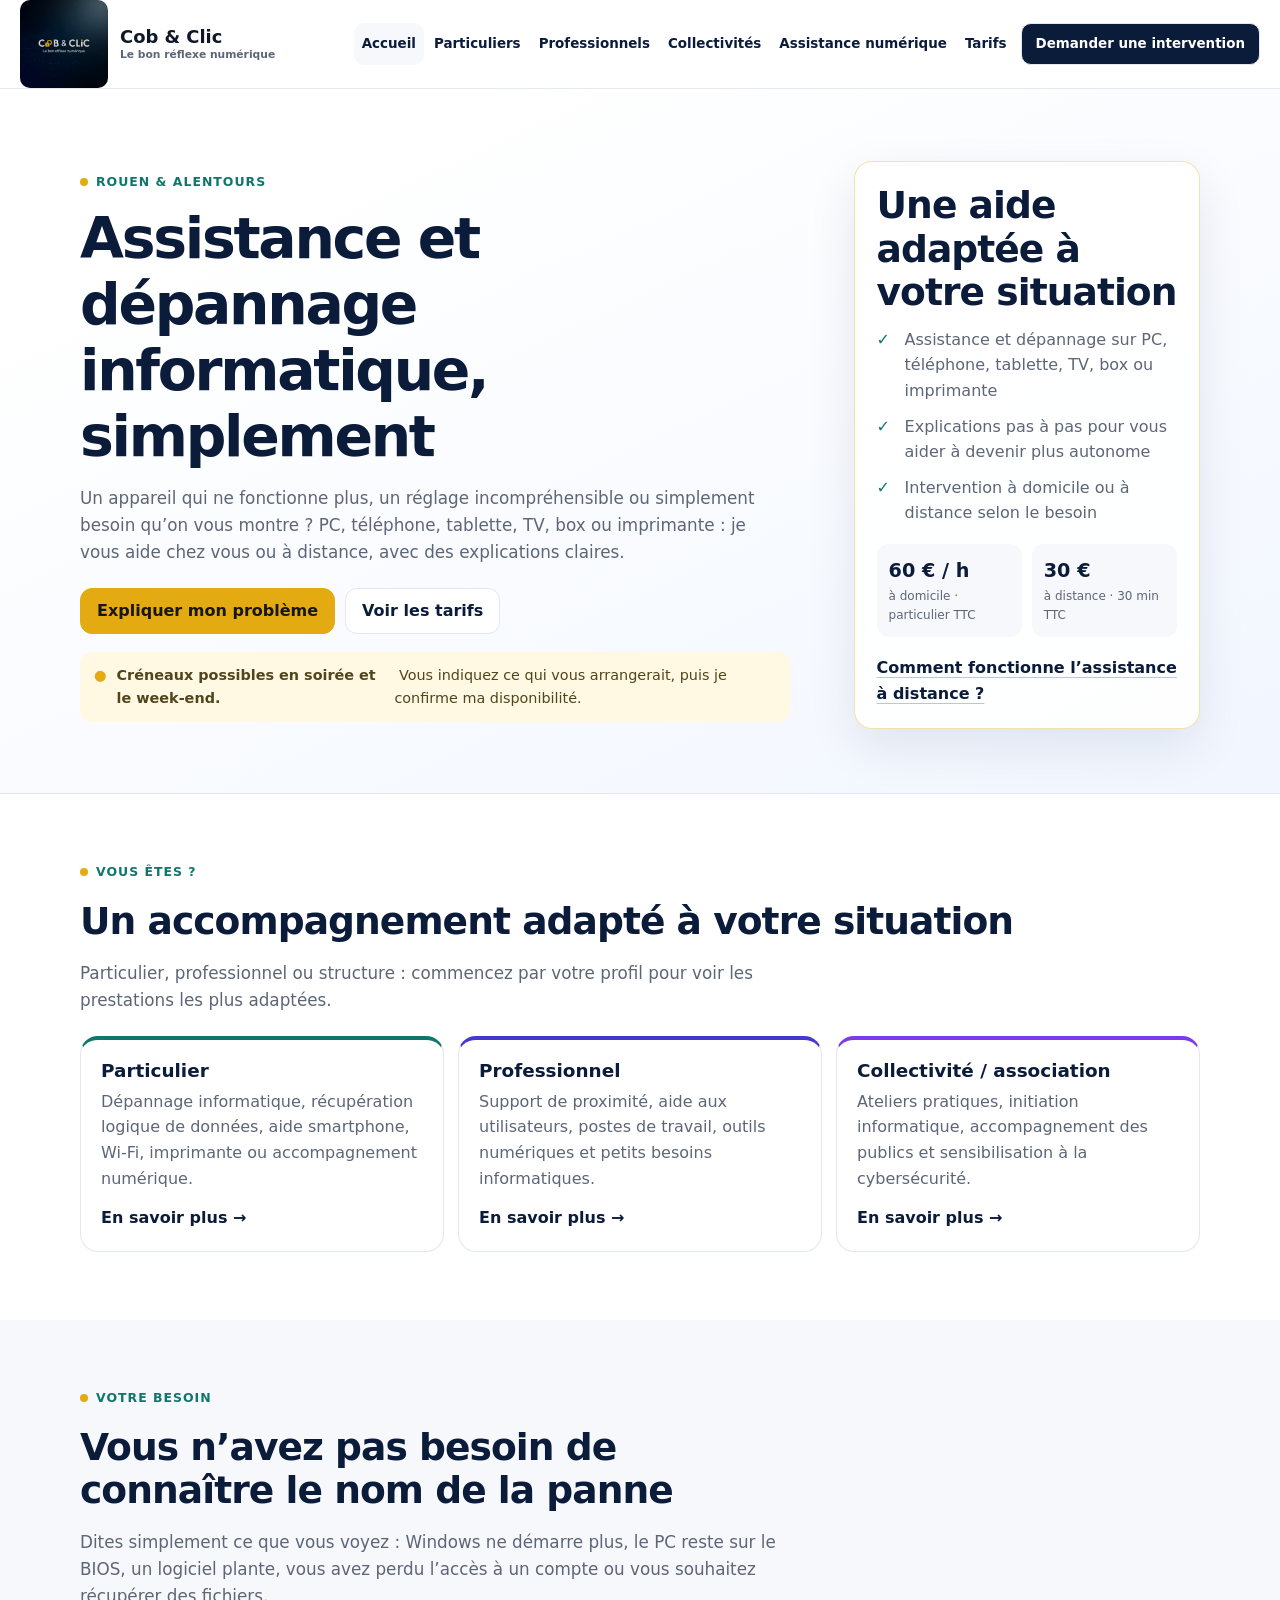
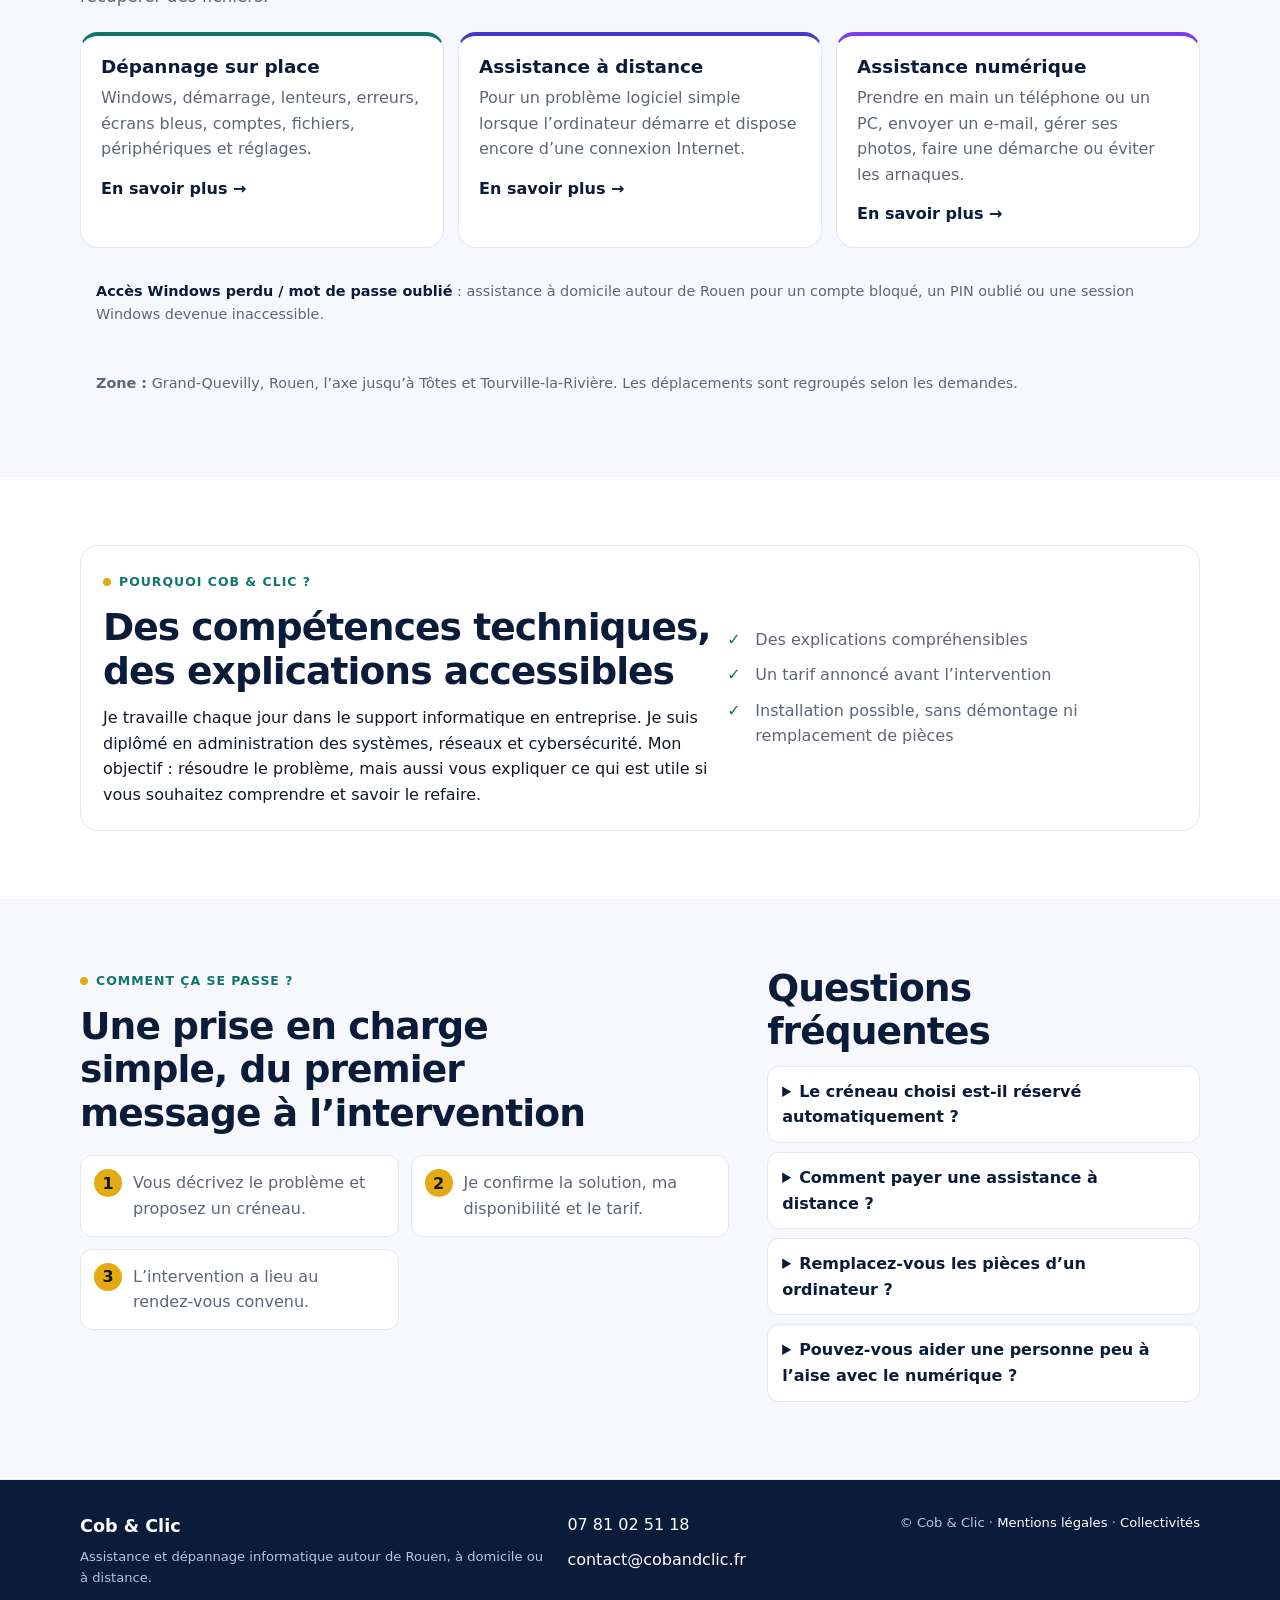
<file: index.html>
<!doctype html>
<html lang="fr">
<head>
  <meta charset="utf-8" />
  <meta name="viewport" content="width=device-width, initial-scale=1" />
  <script async src="https://www.googletagmanager.com/gtag/js?id=G-YQD1PKN8N9"></script>
  <script>
    window.dataLayer = window.dataLayer || [];
    function gtag(){dataLayer.push(arguments);}
    gtag('js', new Date());
    gtag('config', 'G-YQD1PKN8N9');
  </script>
  <title>Assistance et dépannage informatique à Rouen | Cob & Clic</title>
  <meta name="description" content="Assistance et dépannage informatique autour de Rouen : Windows, mot de passe oublié, compte bloqué, PC, Wi-Fi, imprimante, aide numérique et assistance à distance." />
  <meta name="robots" content="index, follow" />
  <link rel="canonical" href="https://www.cobandclic.fr/" />
  <link rel="stylesheet" href="assets/base.css" />
  <link rel="icon" type="image/x-icon" href="/favicon.ico" />
  <link rel="shortcut icon" type="image/x-icon" href="/favicon.ico" />
  <meta property="og:title" content="Cob & Clic - Assistance et dépannage numérique" />
  <meta property="og:description" content="Assistance, dépannage et accompagnement numérique avec des explications simples, autour de Rouen ou à distance." />
  <meta property="og:image" content="https://www.cobandclic.fr/assets/img/Logo_Cob-and-clic.png" />
  <meta property="og:type" content="website" />
  <meta property="og:site_name" content="Cob &amp; Clic" />
  <script type="application/ld+json">
  {
    "@context": "https://schema.org",
    "@graph": [
      {
        "@type": "WebSite",
        "@id": "https://www.cobandclic.fr/#website",
        "name": "Cob & Clic",
        "alternateName": ["Cob and Clic", "cobandclic.fr"],
        "url": "https://www.cobandclic.fr/"
      },
      {
        "@type": "ProfessionalService",
        "@id": "https://www.cobandclic.fr/#business",
        "name": "Cob & Clic",
        "url": "https://www.cobandclic.fr/",
        "logo": "https://www.cobandclic.fr/assets/img/Logo_Cob-and-clic.png",
        "image": "https://www.cobandclic.fr/assets/img/Logo_Cob-and-clic.png",
        "telephone": "+33781025118",
        "email": "contact@cobandclic.fr",
        "description": "Assistance et dépannage informatique à domicile autour de Rouen, notamment pour les pannes Windows, les accès Windows perdus et mots de passe oubliés, l'aide numérique et l'assistance à distance.",
        "areaServed": ["Rouen", "Le Grand-Quevilly", "Tôtes", "Tourville-la-Rivière"],
        "priceRange": "30 € à 90 €",
        "hasOfferCatalog": {
          "@type": "OfferCatalog",
          "name": "Services informatiques Cob & Clic",
          "itemListElement": [
            {
              "@type": "Offer",
              "itemOffered": {
                "@type": "Service",
                "name": "Accès Windows perdu / mot de passe oublié",
                "url": "https://www.cobandclic.fr/mot-de-passe-windows-oublie-rouen.html"
              }
            }
          ]
        }
      }
    ]
  }
  </script>
</head>
<body>
<header class="site-header">
  <div class="container wrap">
    <a class="brand" href="index.html" aria-label="Accueil Cob & Clic">
      <img src="assets/img/Logo_Cob-and-clic.png" alt="Cob & Clic" />
      <div class="brand-copy"><strong>Cob & Clic</strong><small>Le bon réflexe numérique</small></div>
    </a>
    <button class="nav-toggle" type="button" aria-label="Ouvrir le menu" aria-controls="site-nav" aria-expanded="false">
      <svg viewBox="0 0 24 24" fill="none" stroke="currentColor" aria-hidden="true"><path d="M3 6h18M3 12h18M3 18h18"/></svg>
    </button>
    <nav class="nav" id="site-nav" aria-label="Navigation principale"><a href="index.html">Accueil</a><a href="particuliers.html">Particuliers</a><a href="professionnels.html">Professionnels</a><a href="collectivites.html">Collectivités</a><a href="formations.html">Assistance numérique</a><a href="tarifs.html">Tarifs</a><a class="btn" href="contact.html?demande=intervention#contact-form">Demander une intervention</a></nav>
  </div>
</header>

<main>
  <section class="hero">
    <div class="container inner">
      <div class="hero-copy">
        <span class="eyebrow">Rouen & alentours</span>
        <h1>Assistance et dépannage informatique, simplement</h1>
        <p class="hero-summary">Un appareil qui ne fonctionne plus, un réglage incompréhensible ou simplement besoin qu’on vous montre ? PC, téléphone, tablette, TV, box ou imprimante : je vous aide chez vous ou à distance, avec des explications claires.</p>
        <div class="cta">
          <a class="btn btn-primary" href="contact.html?demande=intervention#contact-form">Expliquer mon problème</a>
          <a class="btn btn-ghost" href="tarifs.html">Voir les tarifs</a>
        </div>
        <p class="availability-line"><strong>Créneaux possibles en soirée et le week-end.</strong>&nbsp;Vous indiquez ce qui vous arrangerait, puis je confirme ma disponibilité.</p>
      </div>

      <aside class="hero-panel" aria-label="Informations essentielles">
        <h2>Une aide adaptée à votre situation</h2>
        <ul class="check-list">
          <li>Assistance et dépannage sur PC, téléphone, tablette, TV, box ou imprimante</li>
          <li>Explications pas à pas pour vous aider à devenir plus autonome</li>
          <li>Intervention à domicile ou à distance selon le besoin</li>
        </ul>
        <div class="price-pair">
          <div><strong>60 € / h</strong><span>à domicile · particulier TTC</span></div>
          <div><strong>30 €</strong><span>à distance · 30 min TTC</span></div>
        </div>
        <a class="text-link" href="assistance-distance.html">Comment fonctionne l’assistance à distance ?</a>
      </aside>
    </div>
  </section>

  <section class="section">
    <div class="container">
      <div class="section-heading">
        <span class="eyebrow">Vous êtes ?</span>
        <h2>Un accompagnement adapté à votre situation</h2>
        <p class="lead">Particulier, professionnel ou structure : commencez par votre profil pour voir les prestations les plus adaptées.</p>
      </div>
      <div class="cards three">
        <a class="card card-link teal" href="particuliers.html">
          <h3>Particulier</h3>
          <p>Dépannage informatique, récupération logique de données, aide smartphone, Wi-Fi, imprimante ou accompagnement numérique.</p>
        </a>
        <a class="card card-link indigo" href="professionnels.html">
          <h3>Professionnel</h3>
          <p>Support de proximité, aide aux utilisateurs, postes de travail, outils numériques et petits besoins informatiques.</p>
        </a>
        <a class="card card-link purple" href="collectivites.html">
          <h3>Collectivité / association</h3>
          <p>Ateliers pratiques, initiation informatique, accompagnement des publics et sensibilisation à la cybersécurité.</p>
        </a>
      </div>
    </div>
  </section>

  <section class="section section-muted">
    <div class="container">
      <div class="section-heading">
        <span class="eyebrow">Votre besoin</span>
        <h2>Vous n’avez pas besoin de connaître le nom de la panne</h2>
        <p class="lead">Dites simplement ce que vous voyez : Windows ne démarre plus, le PC reste sur le BIOS, un logiciel plante, vous avez perdu l’accès à un compte ou vous souhaitez récupérer des fichiers.</p>
      </div>
      <div class="cards three">
        <a class="card card-link teal" href="particuliers.html">
          <h3>Dépannage sur place</h3>
          <p>Windows, démarrage, lenteurs, erreurs, écrans bleus, comptes, fichiers, périphériques et réglages.</p>
        </a>
        <a class="card card-link indigo" href="assistance-distance.html">
          <h3>Assistance à distance</h3>
          <p>Pour un problème logiciel simple lorsque l’ordinateur démarre et dispose encore d’une connexion Internet.</p>
        </a>
        <a class="card card-link purple" href="formations.html">
          <h3>Assistance numérique</h3>
          <p>Prendre en main un téléphone ou un PC, envoyer un e-mail, gérer ses photos, faire une démarche ou éviter les arnaques.</p>
        </a>
      </div>
      <p class="zone-line"><strong><a href="mot-de-passe-windows-oublie-rouen.html">Accès Windows perdu / mot de passe oublié</a></strong> : assistance à domicile autour de Rouen pour un compte bloqué, un PIN oublié ou une session Windows devenue inaccessible.</p>
      <p class="zone-line"><strong>Zone :</strong> Grand-Quevilly, Rouen, l’axe jusqu’à Tôtes et Tourville-la-Rivière. Les déplacements sont regroupés selon les demandes.</p>
    </div>
  </section>

  <section class="section" id="pourquoi-cob-clic">
    <div class="container credential-strip">
      <div>
        <span class="eyebrow">Pourquoi Cob & Clic ?</span>
        <h2>Des compétences techniques, des explications accessibles</h2>
        <p>Je travaille chaque jour dans le support informatique en entreprise. Je suis diplômé en administration des systèmes, réseaux et cybersécurité. Mon objectif : résoudre le problème, mais aussi vous expliquer ce qui est utile si vous souhaitez comprendre et savoir le refaire.</p>
      </div>
      <ul class="check-list">
        <li>Des explications compréhensibles</li>
        <li>Un tarif annoncé avant l’intervention</li>
        <li>Installation possible, sans démontage ni remplacement de pièces</li>
      </ul>
    </div>
  </section>

  <section class="section section-muted">
    <div class="container split">
      <div>
        <span class="eyebrow">Comment ça se passe ?</span>
        <h2>Une prise en charge simple, du premier message à l’intervention</h2>
        <ol class="process">
          <li>Vous décrivez le problème et proposez un créneau.</li>
          <li>Je confirme la solution, ma disponibilité et le tarif.</li>
          <li>L’intervention a lieu au rendez-vous convenu.</li>
        </ol>
      </div>
      <div>
        <h2>Questions fréquentes</h2>
        <details><summary>Le créneau choisi est-il réservé automatiquement ?</summary><p>Non. Il indique ce qui vous conviendrait. Je vous recontacte pour confirmer le rendez-vous selon mes disponibilités.</p></details>
        <details><summary>Comment payer une assistance à distance ?</summary><p>Après confirmation du rendez-vous et du montant, je vous envoie un lien de paiement sécurisé. Aucun paiement n’est demandé dans le formulaire.</p></details>
        <details><summary>Remplacez-vous les pièces d’un ordinateur ?</summary><p>Non. Je peux installer et configurer du matériel ou des périphériques, mais je ne démonte pas les appareils et ne remplace pas les composants internes.</p></details>
        <details><summary>Pouvez-vous aider une personne peu à l’aise avec le numérique ?</summary><p>Oui. Cela peut aller de la prise en main d’un smartphone ou d’un navigateur à des usages plus avancés. L’accompagnement se fait à votre rythme, avec des explications simples et sans jugement.</p></details>
      </div>
    </div>
  </section>
</main>

<footer class="site-footer">
  <div class="container footer-grid">
    <div><div class="footer-brand"><strong>Cob & Clic</strong></div><div class="sub">Assistance et dépannage informatique autour de Rouen, à domicile ou à distance.</div></div>
    <div class="footer-links"><a href="tel:+33781025118">07 81 02 51 18</a><a href="mailto:contact@cobandclic.fr">contact@cobandclic.fr</a></div>
    <div class="sub">© Cob & Clic · <a href="mentions-legales.html">Mentions légales</a> · <a href="collectivites.html">Collectivités</a></div>
  </div>
</footer>
<div class="mobile-cta" aria-label="Actions rapides"><a class="btn btn-primary" href="contact.html?demande=intervention#contact-form">Demander un créneau</a>
</div>
<script src="assets/main.js"></script>
</body>
</html>
</file>
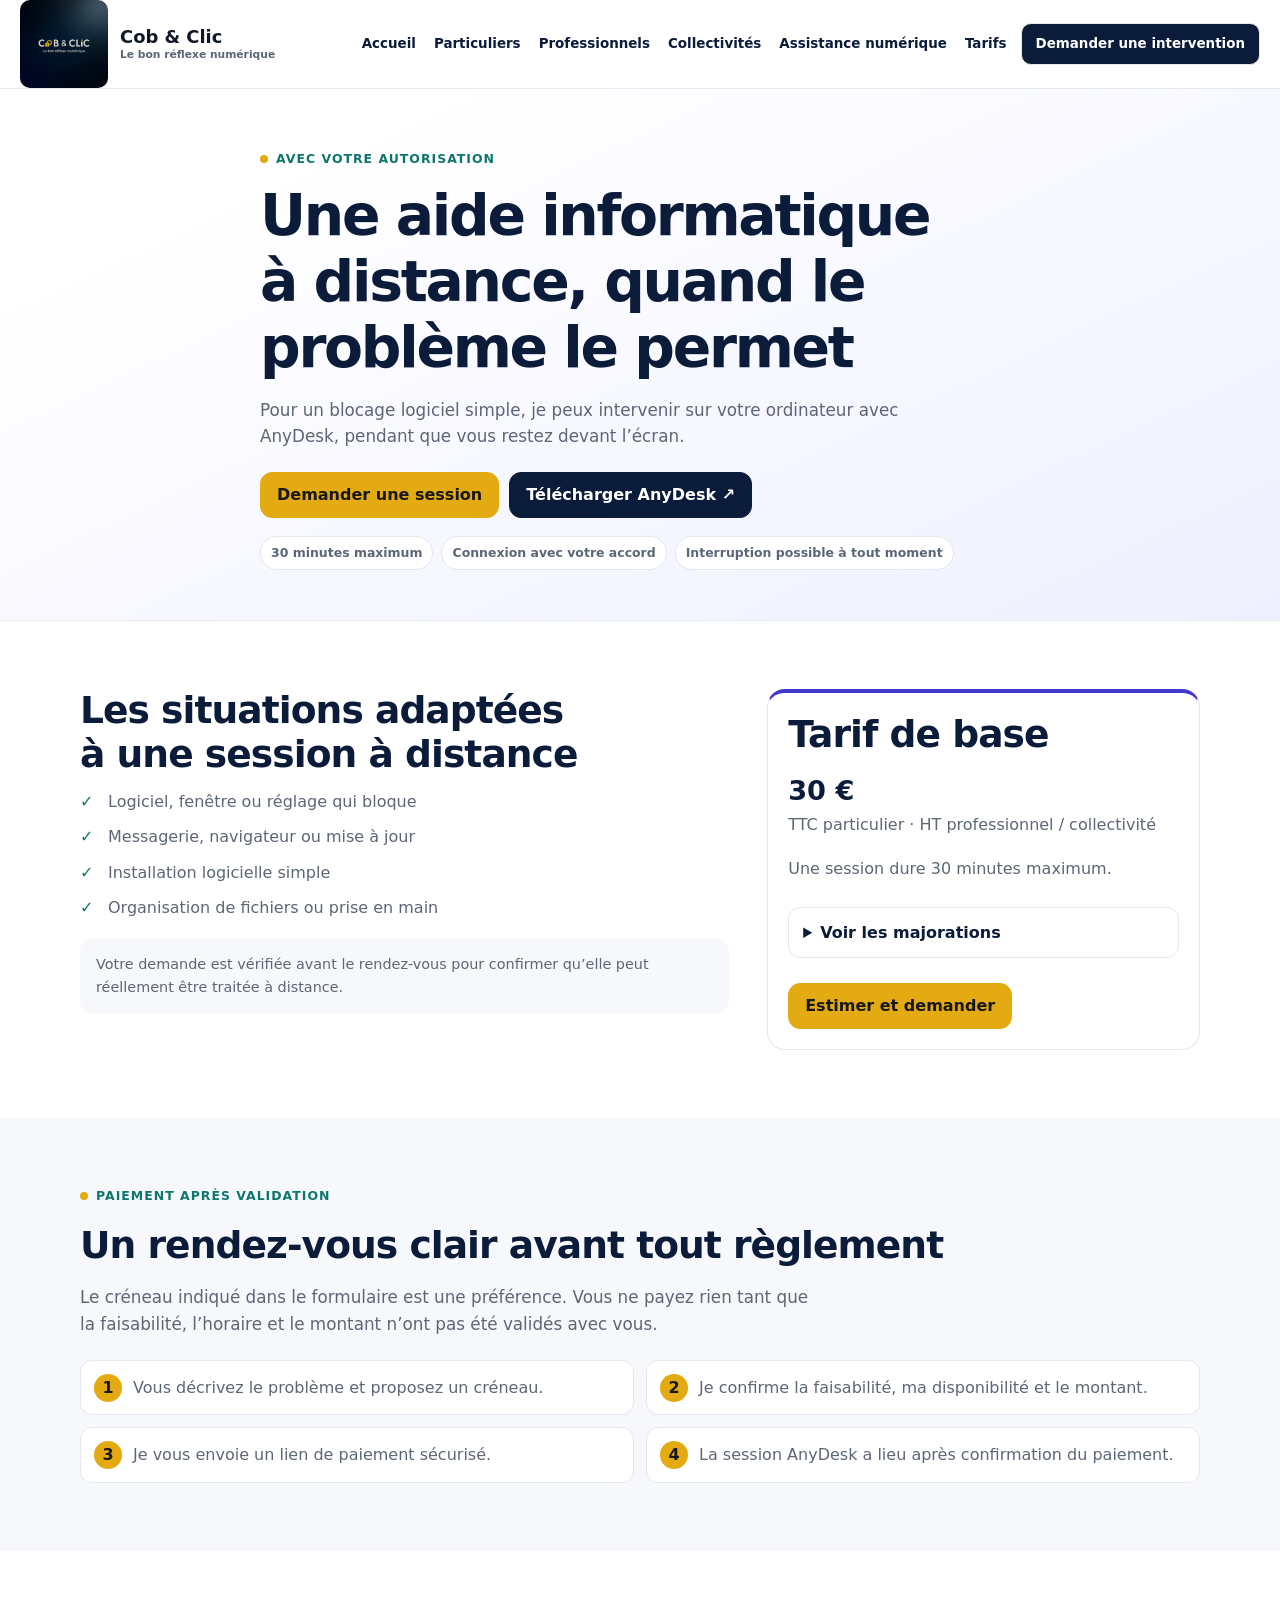
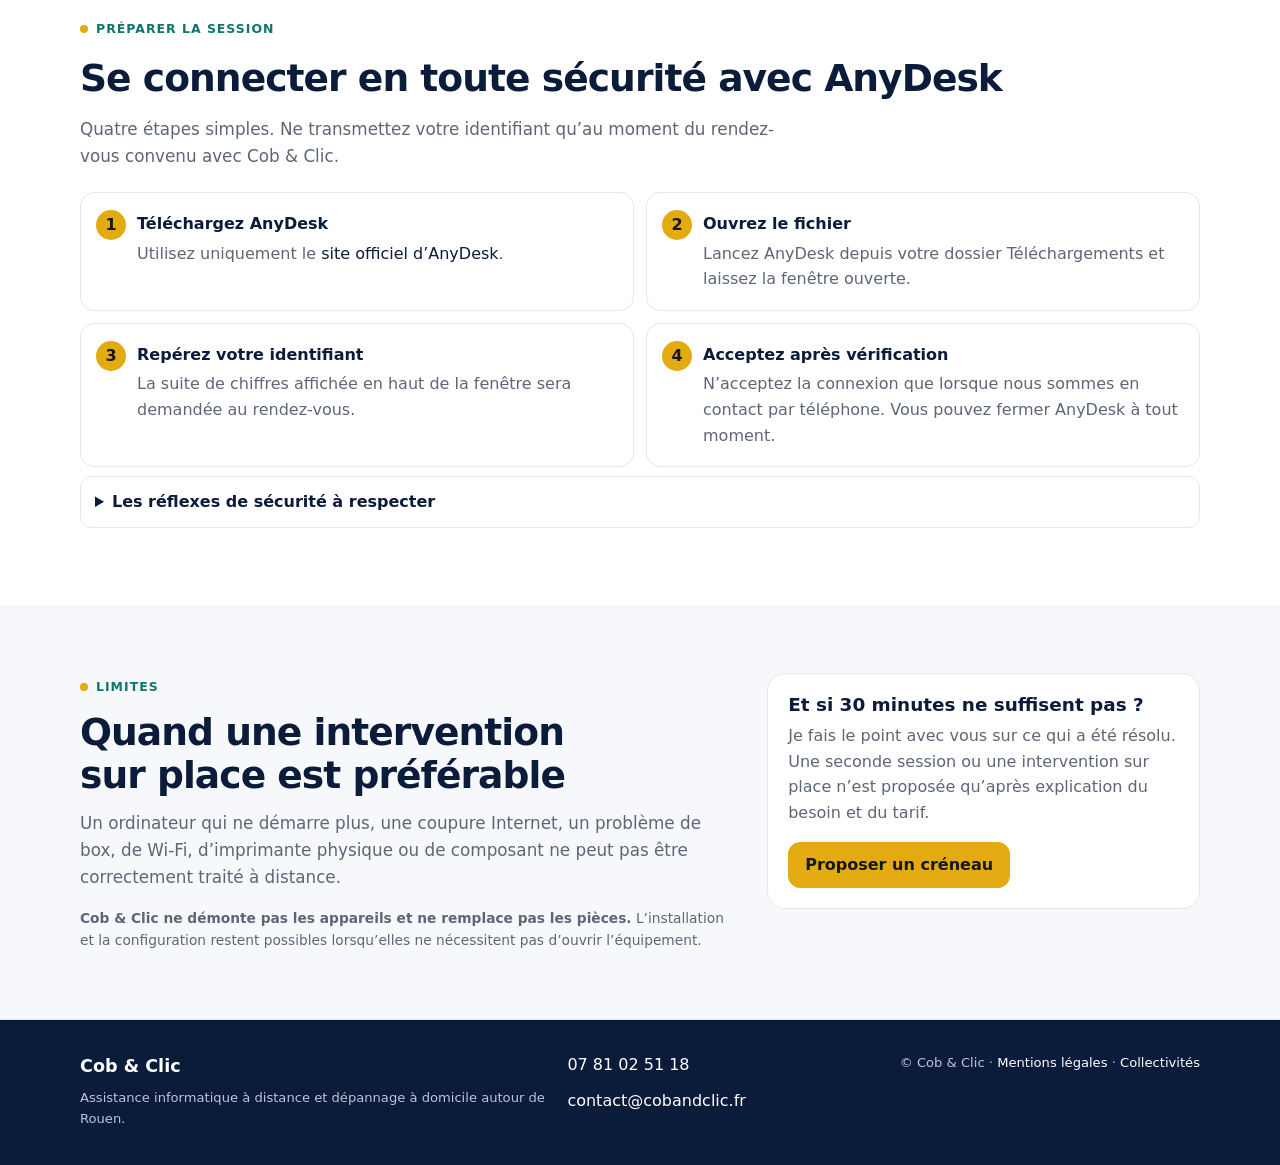
<file: assistance-distance.html>
<!doctype html>
<html lang="fr">
<head>
  <meta charset="utf-8" />
  <meta name="viewport" content="width=device-width, initial-scale=1" />
  <script async src="https://www.googletagmanager.com/gtag/js?id=G-YQD1PKN8N9"></script>
  <script>window.dataLayer=window.dataLayer||[];function gtag(){dataLayer.push(arguments)}gtag('js',new Date());gtag('config','G-YQD1PKN8N9');</script>
  <title>Assistance informatique à distance avec AnyDesk | Cob & Clic</title>
  <meta name="description" content="Assistance informatique à distance avec AnyDesk : session de 30 minutes à partir de 30 €, paiement après confirmation et tutoriel simple pour préparer le rendez-vous." />
  <meta name="robots" content="index, follow" />
  <link rel="canonical" href="https://www.cobandclic.fr/assistance-distance.html" />
  <link rel="stylesheet" href="assets/base.css" />
  <link rel="icon" href="favicon.ico" />
  <meta property="og:title" content="Assistance informatique à distance avec AnyDesk | Cob & Clic" />
  <meta property="og:description" content="Un dépannage logiciel simple, sans déplacement et avec votre autorisation." />
  <meta property="og:image" content="https://www.cobandclic.fr/assets/img/Logo_Cob-and-clic.png" />
  <meta property="og:type" content="website" />
</head>
<body>
<header class="site-header"><div class="container wrap"><a class="brand" href="index.html" aria-label="Accueil Cob & Clic"><img src="assets/img/Logo_Cob-and-clic.png" alt="Cob & Clic" /><div class="brand-copy"><strong>Cob & Clic</strong><small>Le bon réflexe numérique</small></div></a><button class="nav-toggle" type="button" aria-label="Ouvrir le menu" aria-controls="site-nav" aria-expanded="false"><svg viewBox="0 0 24 24" fill="none" stroke="currentColor" aria-hidden="true"><path d="M3 6h18M3 12h18M3 18h18"/></svg></button><nav class="nav" id="site-nav" aria-label="Navigation principale"><a href="index.html">Accueil</a><a href="particuliers.html">Particuliers</a><a href="professionnels.html">Professionnels</a><a href="collectivites.html">Collectivités</a><a href="formations.html">Assistance numérique</a><a href="tarifs.html">Tarifs</a><a class="btn" href="contact.html?demande=intervention#contact-form">Demander une intervention</a></nav></div></header>

<main>
  <section class="page-hero indigo">
    <div class="container narrow">
      <span class="eyebrow">Avec votre autorisation</span>
      <h1>Une aide informatique à distance, quand le problème le permet</h1>
      <p>Pour un blocage logiciel simple, je peux intervenir sur votre ordinateur avec AnyDesk, pendant que vous restez devant l’écran.</p>
      <div class="cta"><a class="btn btn-primary" href="contact.html?demande=distance#contact-form">Demander une session</a><a class="btn btn-dark" href="https://anydesk.com/fr" target="_blank" rel="noopener noreferrer">Télécharger AnyDesk ↗</a></div>
      <ul class="quick-points"><li>30 minutes maximum</li><li>Connexion avec votre accord</li><li>Interruption possible à tout moment</li></ul>
    </div>
  </section>

  <section class="section">
    <div class="container split">
      <div>
        <h2>Les situations adaptées à une session à distance</h2>
        <ul class="check-list"><li>Logiciel, fenêtre ou réglage qui bloque</li><li>Messagerie, navigateur ou mise à jour</li><li>Installation logicielle simple</li><li>Organisation de fichiers ou prise en main</li></ul>
        <p class="zone-line">Votre demande est vérifiée avant le rendez-vous pour confirmer qu’elle peut réellement être traitée à distance.</p>
      </div>
      <aside class="card price-card indigo">
        <h2>Tarif de base</h2>
        <p class="price-meta"><strong>30 €</strong> TTC particulier · HT professionnel / collectivité</p>
        <p>Une session dure 30 minutes maximum.</p>
        <details><summary>Voir les majorations</summary><ul class="pricing-list"><li><span>21 h à minuit</span><strong>+25 %</strong></li><li><span>Minuit à 8 h</span><strong>+50 %</strong></li><li><span>Dimanche</span><strong>+25 %</strong></li><li><span>Créneau demandé sous 6 h</span><strong>+50 %</strong></li></ul><p class="notice">Les majorations sont cumulables et calculées sur la base de 30 €.</p></details>
        <div class="cta"><a class="btn btn-primary" href="contact.html?demande=distance#contact-form">Estimer et demander</a></div>
      </aside>
    </div>
  </section>

  <section class="section section-muted" id="paiement-distance">
    <div class="container">
      <div class="section-heading"><span class="eyebrow">Paiement après validation</span><h2>Un rendez-vous clair avant tout règlement</h2><p class="lead">Le créneau indiqué dans le formulaire est une préférence. Vous ne payez rien tant que la faisabilité, l’horaire et le montant n’ont pas été validés avec vous.</p></div>
      <ol class="process"><li>Vous décrivez le problème et proposez un créneau.</li><li>Je confirme la faisabilité, ma disponibilité et le montant.</li><li>Je vous envoie un lien de paiement sécurisé.</li><li>La session AnyDesk a lieu après confirmation du paiement.</li></ol>
    </div>
  </section>

  <section class="section" id="tutoriel">
    <div class="container">
      <div class="section-heading"><span class="eyebrow">Préparer la session</span><h2>Se connecter en toute sécurité avec AnyDesk</h2><p class="lead">Quatre étapes simples. Ne transmettez votre identifiant qu’au moment du rendez-vous convenu avec Cob & Clic.</p></div>
      <ol class="tutorial-steps"><li><strong>Téléchargez AnyDesk</strong>Utilisez uniquement le <a href="https://anydesk.com/fr" target="_blank" rel="noopener noreferrer">site officiel d’AnyDesk</a>.</li><li><strong>Ouvrez le fichier</strong>Lancez AnyDesk depuis votre dossier Téléchargements et laissez la fenêtre ouverte.</li><li><strong>Repérez votre identifiant</strong>La suite de chiffres affichée en haut de la fenêtre sera demandée au rendez-vous.</li><li><strong>Acceptez après vérification</strong>N’acceptez la connexion que lorsque nous sommes en contact par téléphone. Vous pouvez fermer AnyDesk à tout moment.</li></ol>
      <details><summary>Les réflexes de sécurité à respecter</summary><ul class="compact-list"><li>Ne publiez jamais votre identifiant AnyDesk.</li><li>N’acceptez aucune demande inattendue.</li><li>Ne communiquez jamais un mot de passe, un code bancaire ou un code reçu par SMS.</li><li>Interrompez la session dès que quelque chose vous semble anormal.</li></ul></details>
    </div>
  </section>

  <section class="section section-muted">
    <div class="container split">
      <div><span class="eyebrow">Limites</span><h2>Quand une intervention sur place est préférable</h2><p class="lead">Un ordinateur qui ne démarre plus, une coupure Internet, un problème de box, de Wi-Fi, d’imprimante physique ou de composant ne peut pas être correctement traité à distance.</p><p class="notice"><strong>Cob & Clic ne démonte pas les appareils et ne remplace pas les pièces.</strong> L’installation et la configuration restent possibles lorsqu’elles ne nécessitent pas d’ouvrir l’équipement.</p></div>
      <aside class="card"><h3>Et si 30 minutes ne suffisent pas ?</h3><p>Je fais le point avec vous sur ce qui a été résolu. Une seconde session ou une intervention sur place n’est proposée qu’après explication du besoin et du tarif.</p><div class="cta"><a class="btn btn-primary" href="contact.html?demande=distance#contact-form">Proposer un créneau</a></div></aside>
    </div>
  </section>
</main>

<footer class="site-footer"><div class="container footer-grid"><div><div class="footer-brand"><strong>Cob & Clic</strong></div><div class="sub">Assistance informatique à distance et dépannage à domicile autour de Rouen.</div></div><div class="footer-links"><a href="tel:+33781025118">07 81 02 51 18</a><a href="mailto:contact@cobandclic.fr">contact@cobandclic.fr</a></div><div class="sub">© Cob & Clic · <a href="mentions-legales.html">Mentions légales</a> · <a href="collectivites.html">Collectivités</a></div></div></footer>
<div class="mobile-cta" aria-label="Actions rapides"><a class="btn btn-primary" href="contact.html?demande=distance#contact-form">Demander une session</a></div>
<script src="assets/main.js"></script>
</body>
</html>
</file>
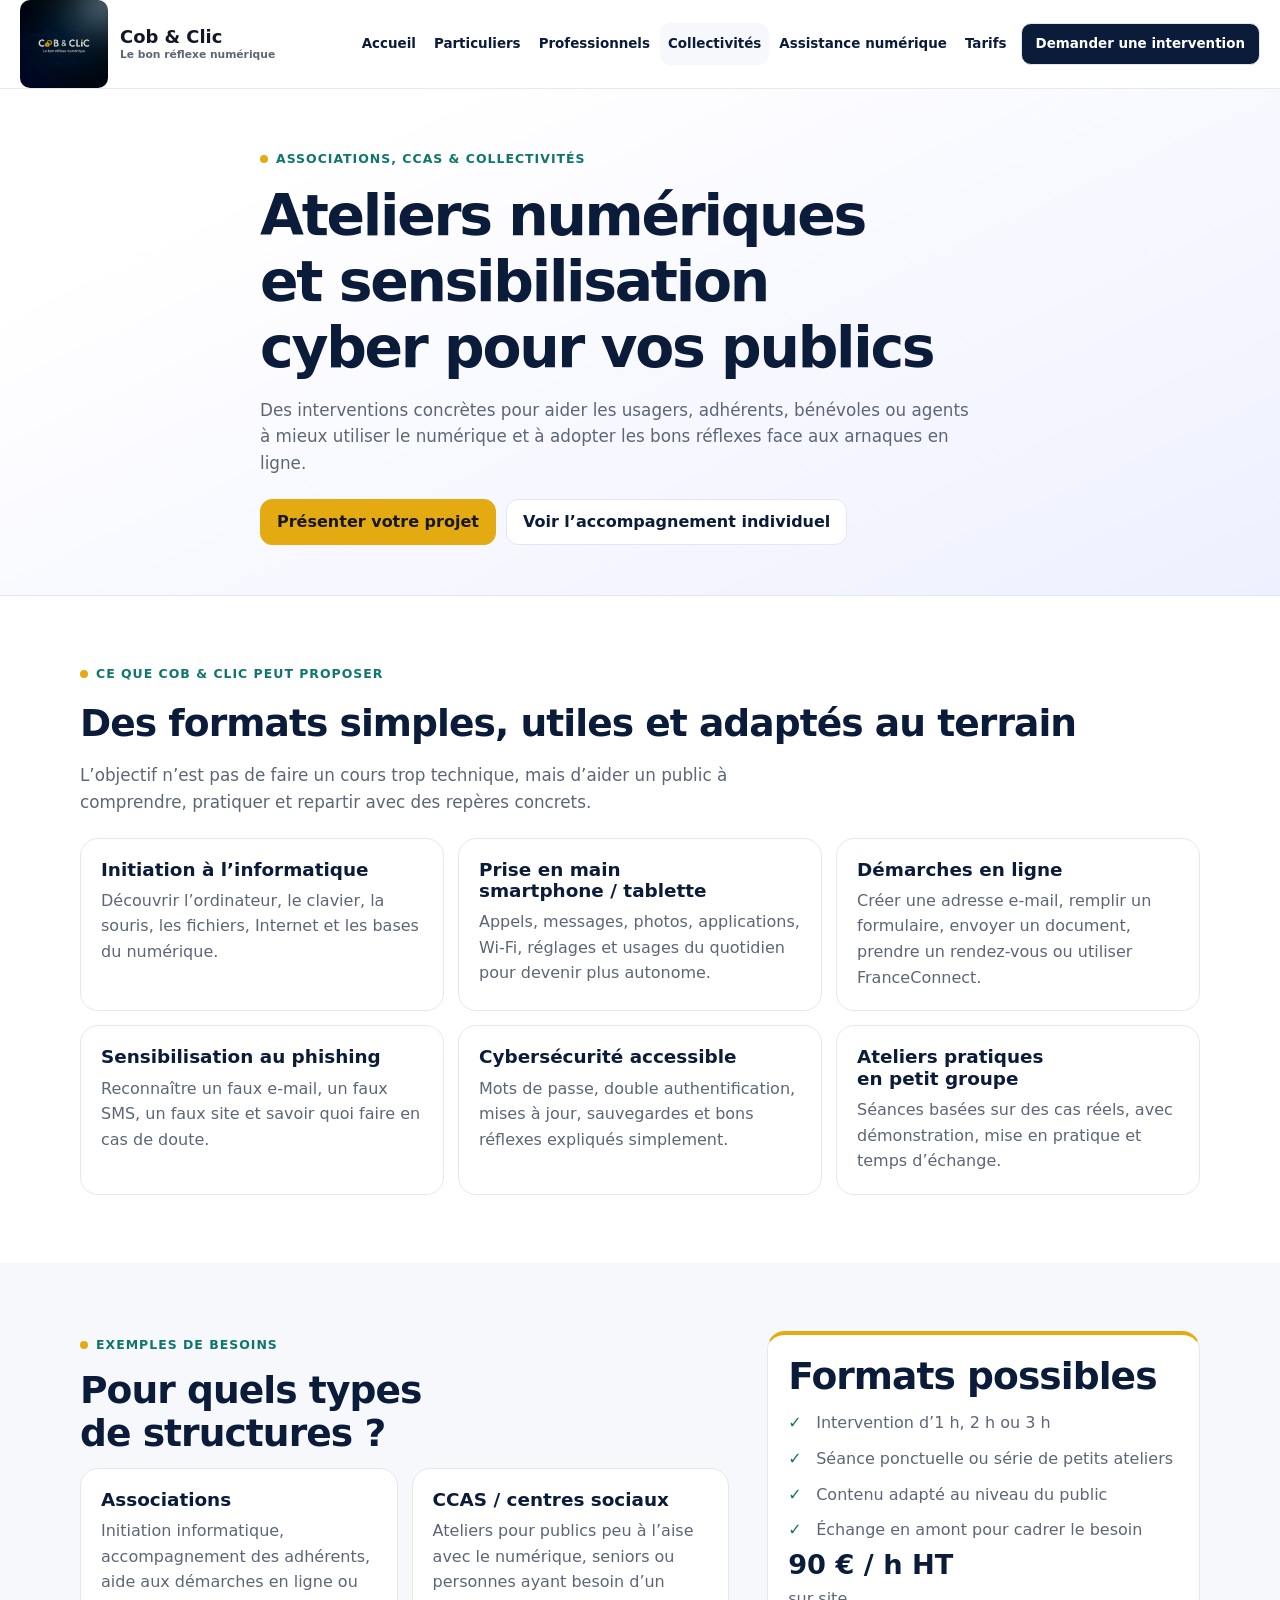
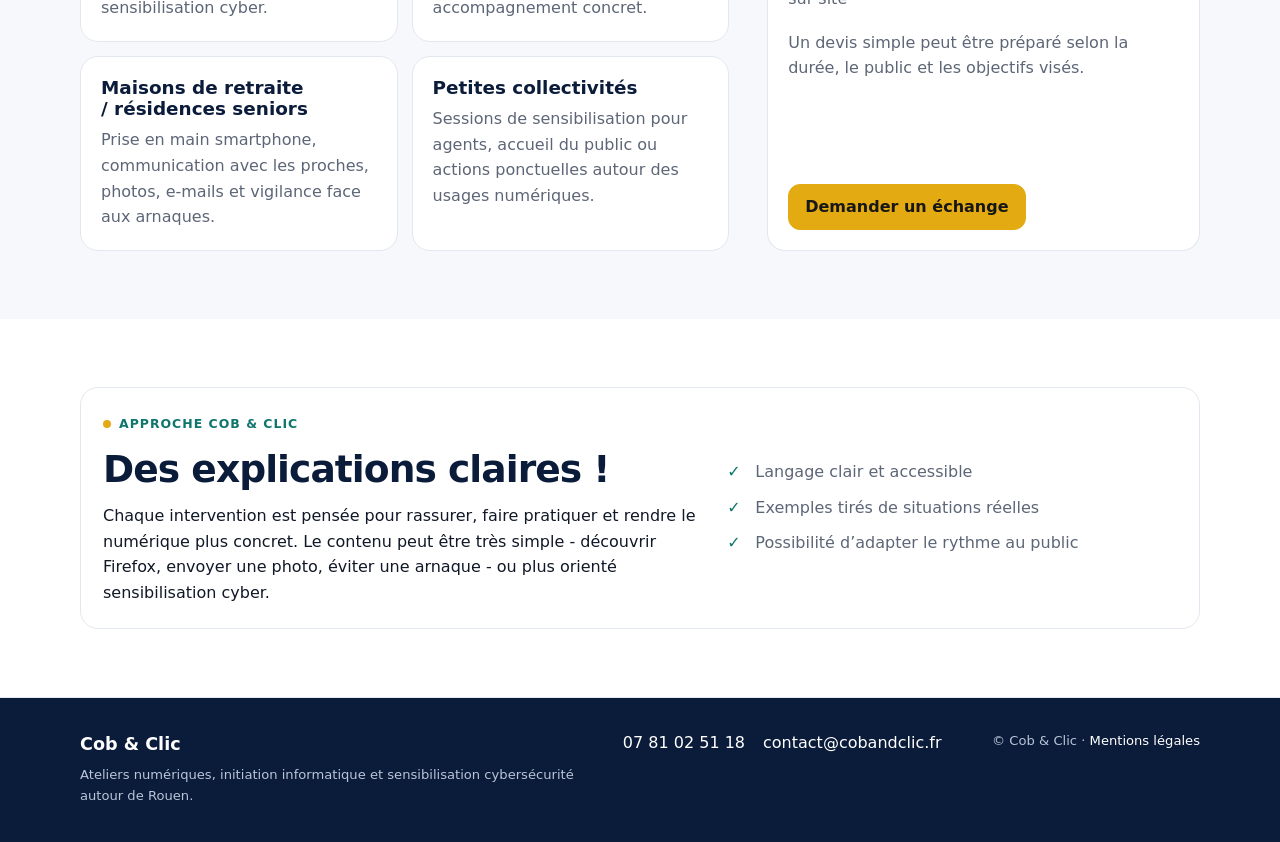
<file: collectivites.html>
<!doctype html>
<html lang="fr">
<head>
  <meta charset="utf-8" />
  <meta name="viewport" content="width=device-width, initial-scale=1" />
  <script async src="https://www.googletagmanager.com/gtag/js?id=G-YQD1PKN8N9"></script>
  <script>window.dataLayer=window.dataLayer||[];function gtag(){dataLayer.push(arguments)}gtag('js',new Date());gtag('config','G-YQD1PKN8N9');</script>
  <title>Assistance numérique associations et collectivités | Cob & Clic</title>
  <meta name="description" content="Ateliers numériques, sensibilisation cybersécurité et accompagnement des usagers pour associations, CCAS et petites collectivités autour de Rouen." />
  <meta name="robots" content="index, follow" />
  <link rel="canonical" href="https://www.cobandclic.fr/collectivites.html" />
  <link rel="stylesheet" href="assets/base.css" />
  <link rel="icon" href="favicon.ico" />
  <meta property="og:title" content="Assistance numérique pour associations et collectivités | Cob & Clic" />
  <meta property="og:description" content="Ateliers pratiques, sensibilisation cybersécurité et accompagnement des usagers autour de Rouen." />
  <meta property="og:image" content="https://www.cobandclic.fr/assets/img/Logo_Cob-and-clic.png" />
  <meta property="og:type" content="website" />
</head>
<body>
<header class="site-header"><div class="container wrap"><a class="brand" href="index.html" aria-label="Accueil Cob & Clic"><img src="assets/img/Logo_Cob-and-clic.png" alt="Cob & Clic" /><div class="brand-copy"><strong>Cob & Clic</strong><small>Le bon réflexe numérique</small></div></a><button class="nav-toggle" type="button" aria-label="Ouvrir le menu" aria-controls="site-nav" aria-expanded="false"><svg viewBox="0 0 24 24" fill="none" stroke="currentColor" aria-hidden="true"><path d="M3 6h18M3 12h18M3 18h18"/></svg></button><nav class="nav" id="site-nav" aria-label="Navigation principale"><a href="index.html">Accueil</a><a href="particuliers.html">Particuliers</a><a href="professionnels.html">Professionnels</a><a href="collectivites.html">Collectivités</a><a href="formations.html">Assistance numérique</a><a href="tarifs.html">Tarifs</a><a class="btn" href="contact.html?demande=intervention#contact-form">Demander une intervention</a></nav></div></header>

<main>
  <section class="page-hero purple">
    <div class="container narrow">
      <span class="eyebrow">Associations, CCAS & collectivités</span>
      <h1>Ateliers numériques et sensibilisation cyber pour vos publics</h1>
      <p>Des interventions concrètes pour aider les usagers, adhérents, bénévoles ou agents à mieux utiliser le numérique et à adopter les bons réflexes face aux arnaques en ligne.</p>
      <div class="cta">
        <a class="btn btn-primary" href="contact.html#contact-form">Présenter votre projet</a>
        <a class="btn btn-ghost" href="formations.html">Voir l’accompagnement individuel</a>
      </div>
    </div>
  </section>

  <section class="section">
    <div class="container">
      <div class="section-heading">
        <span class="eyebrow">Ce que Cob & Clic peut proposer</span>
        <h2>Des formats simples, utiles et adaptés au terrain</h2>
        <p class="lead">L’objectif n’est pas de faire un cours trop technique, mais d’aider un public à comprendre, pratiquer et repartir avec des repères concrets.</p>
      </div>
      <div class="cards three">
        <div class="card"><h3>Initiation à l’informatique</h3><p>Découvrir l’ordinateur, le clavier, la souris, les fichiers, Internet et les bases du numérique.</p></div>
        <div class="card"><h3>Prise en main smartphone / tablette</h3><p>Appels, messages, photos, applications, Wi-Fi, réglages et usages du quotidien pour devenir plus autonome.</p></div>
        <div class="card"><h3>Démarches en ligne</h3><p>Créer une adresse e-mail, remplir un formulaire, envoyer un document, prendre un rendez-vous ou utiliser FranceConnect.</p></div>
        <div class="card"><h3>Sensibilisation au phishing</h3><p>Reconnaître un faux e-mail, un faux SMS, un faux site et savoir quoi faire en cas de doute.</p></div>
        <div class="card"><h3>Cybersécurité accessible</h3><p>Mots de passe, double authentification, mises à jour, sauvegardes et bons réflexes expliqués simplement.</p></div>
        <div class="card"><h3>Ateliers pratiques en petit groupe</h3><p>Séances basées sur des cas réels, avec démonstration, mise en pratique et temps d’échange.</p></div>
      </div>
    </div>
  </section>

  <section class="section section-muted">
    <div class="container split">
      <div>
        <span class="eyebrow">Exemples de besoins</span>
        <h2>Pour quels types de structures ?</h2>
        <div class="cards two">
          <div class="card"><h3>Associations</h3><p>Initiation informatique, accompagnement des adhérents, aide aux démarches en ligne ou sensibilisation cyber.</p></div>
          <div class="card"><h3>CCAS / centres sociaux</h3><p>Ateliers pour publics peu à l’aise avec le numérique, seniors ou personnes ayant besoin d’un accompagnement concret.</p></div>
          <div class="card"><h3>Maisons de retraite / résidences seniors</h3><p>Prise en main smartphone, communication avec les proches, photos, e-mails et vigilance face aux arnaques.</p></div>
          <div class="card"><h3>Petites collectivités</h3><p>Sessions de sensibilisation pour agents, accueil du public ou actions ponctuelles autour des usages numériques.</p></div>
        </div>
      </div>
      <aside class="card price-card gold">
        <h2>Formats possibles</h2>
        <ul class="check-list">
          <li>Intervention d’1 h, 2 h ou 3 h</li>
          <li>Séance ponctuelle ou série de petits ateliers</li>
          <li>Contenu adapté au niveau du public</li>
          <li>Échange en amont pour cadrer le besoin</li>
        </ul>
        <p class="price-meta"><strong>90 € / h HT</strong> sur site</p>
        <p>Un devis simple peut être préparé selon la durée, le public et les objectifs visés.</p>
        <div class="cta"><a class="btn btn-primary" href="contact.html#contact-form">Demander un échange</a></div>
      </aside>
    </div>
  </section>

  <section class="section">
    <div class="container credential-strip">
      <div>
        <span class="eyebrow">Approche Cob & Clic</span>
        <h2>Des explications claires !</h2>
        <p>Chaque intervention est pensée pour rassurer, faire pratiquer et rendre le numérique plus concret. Le contenu peut être très simple - découvrir Firefox, envoyer une photo, éviter une arnaque - ou plus orienté sensibilisation cyber.</p>
      </div>
      <ul class="check-list">
        <li>Langage clair et accessible</li>
        <li>Exemples tirés de situations réelles</li>
        <li>Possibilité d’adapter le rythme au public</li>
      </ul>
    </div>
  </section>
</main>

<footer class="site-footer"><div class="container footer-grid"><div><div class="footer-brand"><strong>Cob & Clic</strong></div><div class="sub">Ateliers numériques, initiation informatique et sensibilisation cybersécurité autour de Rouen.</div></div><div class="footer-links"><a href="tel:+33781025118">07 81 02 51 18</a><a href="mailto:contact@cobandclic.fr">contact@cobandclic.fr</a></div><div class="sub">© Cob & Clic · <a href="mentions-legales.html">Mentions légales</a></div></div></footer>
<div class="mobile-cta" aria-label="Actions rapides"><a class="btn btn-primary" href="contact.html#contact-form">Présenter un besoin</a></div>
<script src="assets/main.js"></script>
</body>
</html>
</file>
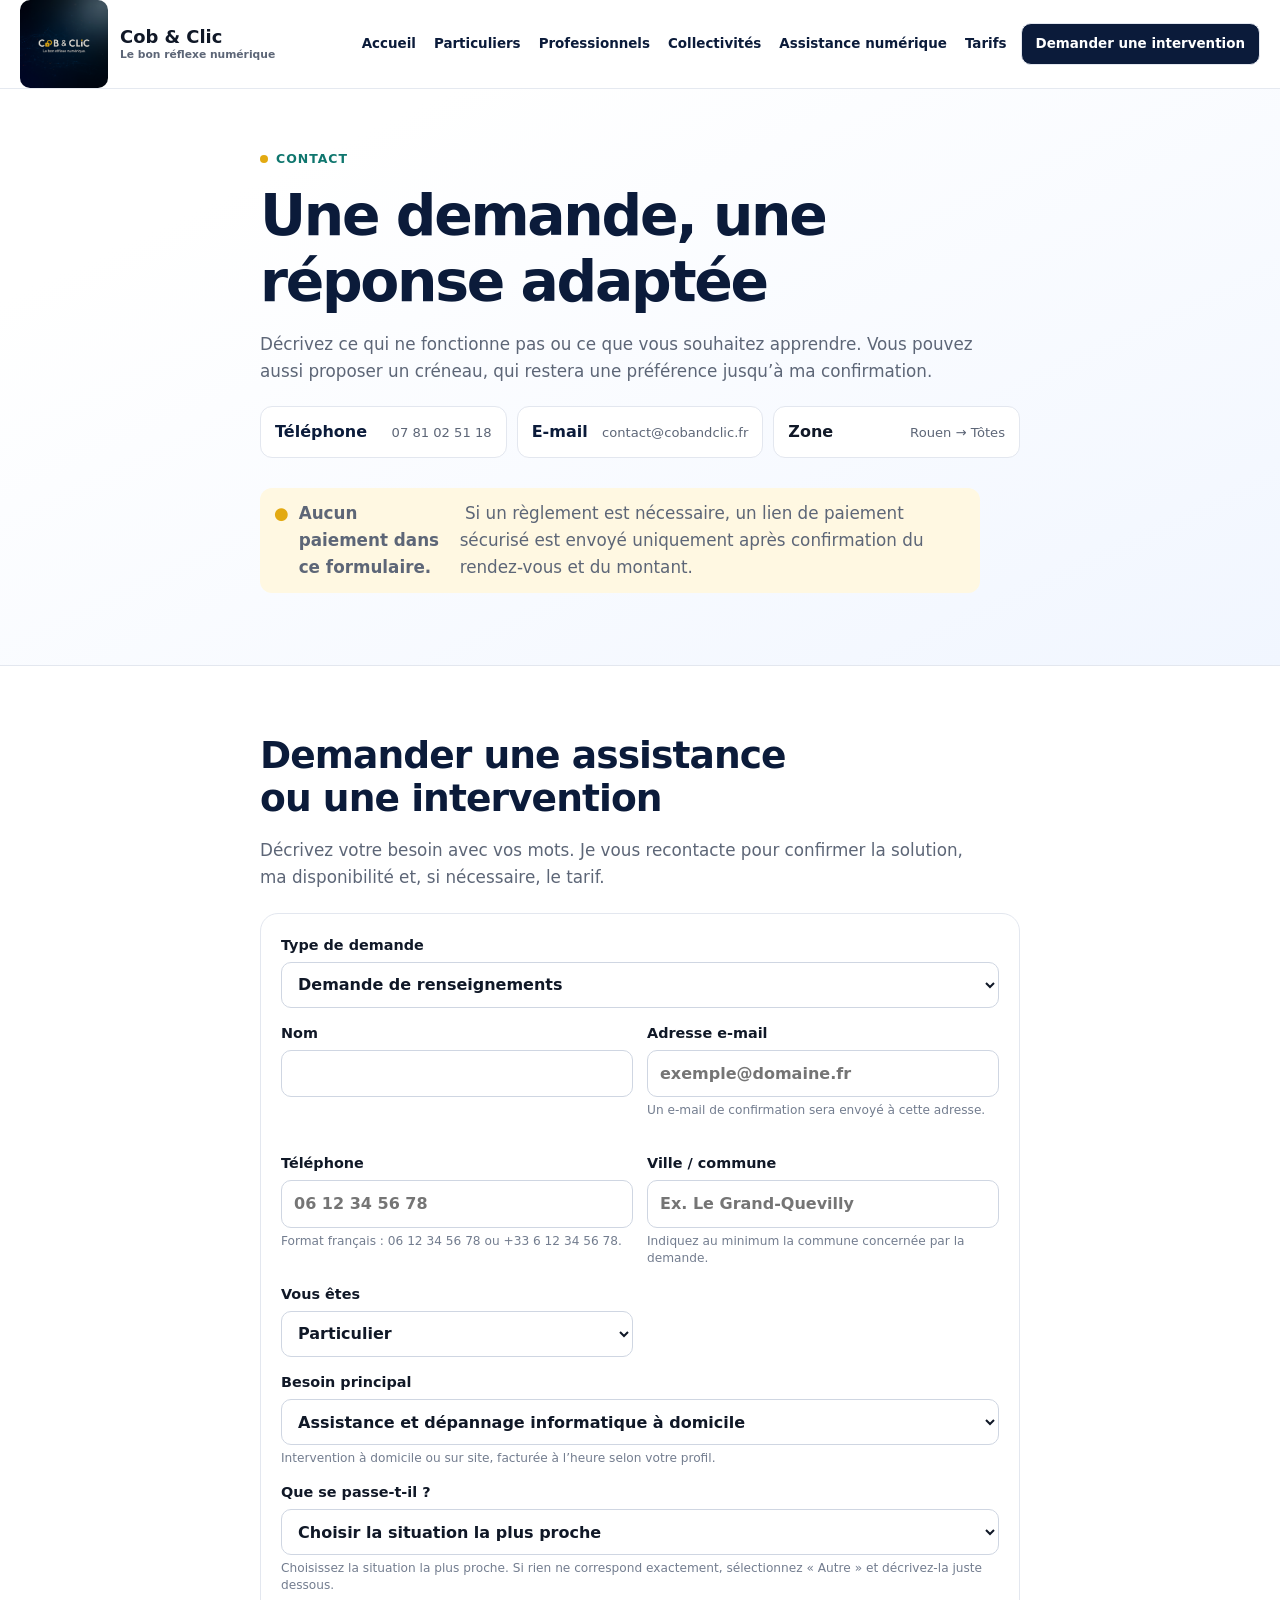
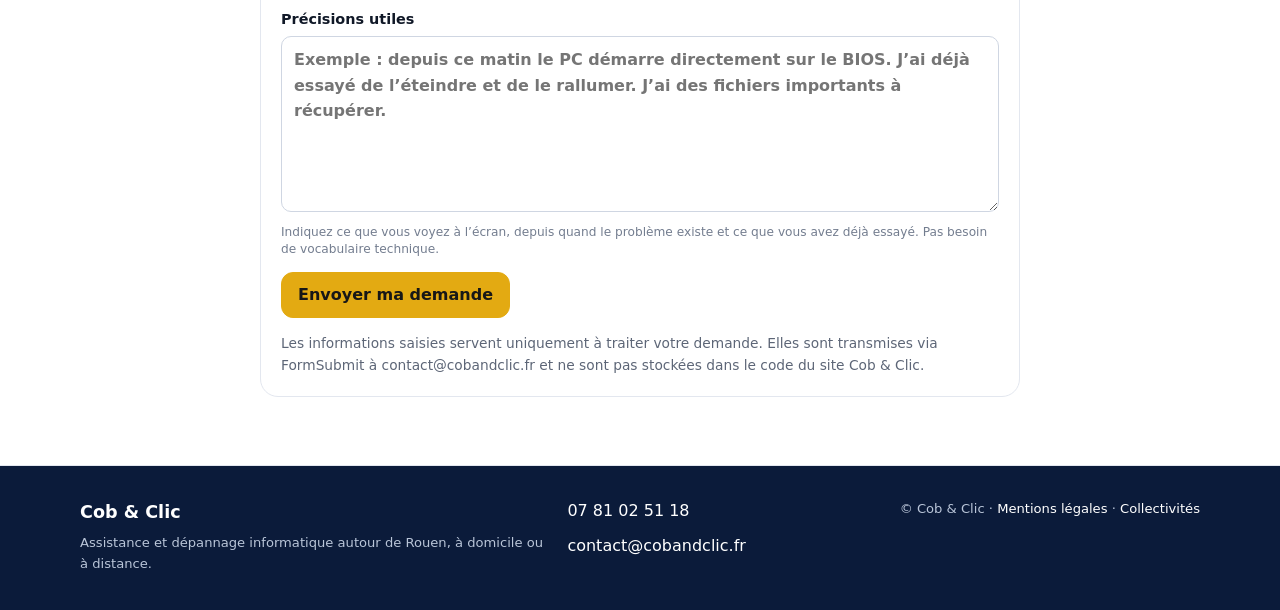
<file: contact.html>
<!doctype html>
<html lang="fr">
<head>
  <meta charset="utf-8" />
  <meta name="viewport" content="width=device-width, initial-scale=1" />
  <script async src="https://www.googletagmanager.com/gtag/js?id=G-YQD1PKN8N9"></script>
  <script>window.dataLayer=window.dataLayer||[];function gtag(){dataLayer.push(arguments)}gtag('js',new Date());gtag('config','G-YQD1PKN8N9');</script>
  <title>Demande d’assistance ou d’intervention | Cob & Clic</title>
  <meta name="description" content="Contactez Cob & Clic pour une assistance numérique, un dépannage informatique à domicile autour de Rouen, une aide à distance ou un projet professionnel." />
  <meta name="robots" content="index, follow" />
  <link rel="canonical" href="https://www.cobandclic.fr/contact.html" />
  <link rel="stylesheet" href="assets/base.css" />
  <link rel="icon" href="favicon.ico" />
  <meta property="og:title" content="Contacter Cob & Clic" />
  <meta property="og:description" content="Décrivez votre besoin et proposez le créneau qui vous conviendrait." />
  <meta property="og:image" content="https://www.cobandclic.fr/assets/img/Logo_Cob-and-clic.png" />
  <meta property="og:type" content="website" />
</head>
<body>
<header class="site-header"><div class="container wrap"><a class="brand" href="index.html" aria-label="Accueil Cob & Clic"><img src="assets/img/Logo_Cob-and-clic.png" alt="Cob & Clic" /><div class="brand-copy"><strong>Cob & Clic</strong><small>Le bon réflexe numérique</small></div></a><button class="nav-toggle" type="button" aria-label="Ouvrir le menu" aria-controls="site-nav" aria-expanded="false"><svg viewBox="0 0 24 24" fill="none" stroke="currentColor" aria-hidden="true"><path d="M3 6h18M3 12h18M3 18h18"/></svg></button><nav class="nav" id="site-nav" aria-label="Navigation principale"><a href="index.html">Accueil</a><a href="particuliers.html">Particuliers</a><a href="professionnels.html">Professionnels</a><a href="collectivites.html">Collectivités</a><a href="formations.html">Assistance numérique</a><a href="tarifs.html">Tarifs</a><a class="btn" href="contact.html?demande=intervention#contact-form">Demander une intervention</a></nav></div></header>

<main>
  <section class="page-hero">
    <div class="container narrow">
      <span class="eyebrow">Contact</span>
      <h1>Une demande, une réponse adaptée</h1>
      <p>Décrivez ce qui ne fonctionne pas ou ce que vous souhaitez apprendre. Vous pouvez aussi proposer un créneau, qui restera une préférence jusqu’à ma confirmation.</p>
      <div class="contact-intro">
        <a class="contact-choice" href="tel:+33781025118">Téléphone <span>07 81 02 51 18</span></a>
        <a class="contact-choice" href="mailto:contact@cobandclic.fr">E-mail <span>contact@cobandclic.fr</span></a>
        <div class="contact-choice">Zone <span>Rouen → Tôtes</span></div>
      </div>
      <p class="availability-line"><strong>Aucun paiement dans ce formulaire.</strong>&nbsp;Si un règlement est nécessaire, un lien de paiement sécurisé est envoyé uniquement après confirmation du rendez-vous et du montant.</p>
    </div>
  </section>

  <section class="section" aria-labelledby="contact-form">
    <div class="container narrow">
      <div class="section-heading"><h2 id="contact-form">Demander une assistance ou une intervention</h2><p class="lead">Décrivez votre besoin avec vos mots. Je vous recontacte pour confirmer la solution, ma disponibilité et, si nécessaire, le tarif.</p></div>

      <form id="contact-request-form" class="contact-form" action="https://formsubmit.co/contact@cobandclic.fr" method="POST">
        <input type="hidden" name="_subject" id="contact_subject" value="Nouvelle demande depuis cobandclic.fr" />
        <input type="hidden" name="_template" value="table" />
        <input type="hidden" name="_autoresponse" value="Bonjour, votre demande a bien été reçue par Cob & Clic. Je vais la consulter et vous recontacter pour confirmer la solution, ma disponibilité et, si nécessaire, le tarif. Le créneau demandé n’est pas confirmé tant que vous n’avez pas reçu mon retour. Aucun paiement n’est demandé via ce formulaire. À bientôt - Cob & Clic, Le bon réflexe numérique." />
        <input type="hidden" name="_next" value="https://www.cobandclic.fr/contact.html?envoi=ok#contact-form" />
        <div class="form-honeypot" aria-hidden="true"><label for="contact_company">Ne pas remplir ce champ</label><input type="text" id="contact_company" name="_honey" tabindex="-1" autocomplete="off" /></div>

        <label class="field-full" for="request_type">Type de demande
          <select id="request_type" name="Type de demande" required>
            <option value="Demande de renseignements" selected>Demande de renseignements</option>
            <option value="Demande d’intervention / prise de rendez-vous">Demande d’intervention / prise de rendez-vous</option>
            <option value="Demande de devis - création de site web">Demande de devis - création de site web</option>
            <option value="Autre demande">Autre demande</option>
          </select>
        </label>

        <label for="customer_name">Nom
          <input type="text" id="customer_name" name="Nom" autocomplete="name" maxlength="100" required />
        </label>
        <label for="customer_email">Adresse e-mail
          <input type="email" id="customer_email" name="email" autocomplete="email" inputmode="email" maxlength="160" placeholder="exemple@domaine.fr" required aria-describedby="customer_email_help customer_email_error" />
          <span class="field-help" id="customer_email_help">Un e-mail de confirmation sera envoyé à cette adresse.</span>
          <span class="field-error" id="customer_email_error" aria-live="polite"></span>
        </label>
        <label for="customer_phone">Téléphone
          <input type="tel" id="customer_phone" name="Téléphone" autocomplete="tel" inputmode="tel" maxlength="20" placeholder="06 12 34 56 78" required aria-describedby="customer_phone_help customer_phone_error" />
          <span class="field-help" id="customer_phone_help">Format français : 06 12 34 56 78 ou +33 6 12 34 56 78.</span>
          <span class="field-error" id="customer_phone_error" aria-live="polite"></span>
        </label>
        <label for="customer_city">Ville / commune
          <input type="text" id="customer_city" name="Ville / commune" autocomplete="address-level2" maxlength="120" placeholder="Ex. Le Grand-Quevilly" required />
          <span class="field-help">Indiquez au minimum la commune concernée par la demande.</span>
        </label>
        <label for="customer_profile">Vous êtes
          <select id="customer_profile" name="Profil" required><option value="Particulier">Particulier</option><option value="Professionnel">Professionnel</option><option value="Collectivité / association">Collectivité / association</option></select>
        </label>

        <label class="field-full" for="service_type">Besoin principal
          <select id="service_type" name="Besoin" required>
            <option value="Assistance et dépannage informatique à domicile">Assistance et dépannage informatique à domicile</option>
            <option value="Aide smartphone / tablette">Aide smartphone / tablette</option>
            <option value="Box / Wi-Fi / TV / imprimante">Box / Wi-Fi / TV / imprimante</option>
            <option value="Assistance informatique à distance (AnyDesk)">Assistance informatique à distance (AnyDesk)</option>
            <option value="Assistance / initiation numérique">Assistance / initiation numérique</option>
            <option value="Sécurité / prévention des arnaques">Sécurité / prévention des arnaques</option>
            <option value="Création de site web">Création de site web</option>
            <option value="Autre demande">Autre demande</option>
          </select>
          <span class="field-help" id="service_type_help">Intervention à domicile ou sur site, facturée à l’heure selon votre profil.</span>
        </label>

        <label class="field-full" for="issue_type">Que se passe-t-il ?
          <select id="issue_type" name="Problème / situation" required aria-describedby="issue_type_help">
            <option value="">Choisissez d’abord le besoin principal</option>
          </select>
          <span class="field-help" id="issue_type_help">Choisissez la situation la plus proche. Si rien ne correspond exactement, sélectionnez « Autre » et décrivez-la juste dessous.</span>
        </label>

        <label class="field-full" for="customer_message">Précisions utiles
          <textarea id="customer_message" name="Message" rows="6" maxlength="5000" required placeholder="Exemple : depuis ce matin le PC démarre directement sur le BIOS. J’ai déjà essayé de l’éteindre et de le rallumer. J’ai des fichiers importants à récupérer."></textarea>
          <span class="field-help">Indiquez ce que vous voyez à l’écran, depuis quand le problème existe et ce que vous avez déjà essayé. Pas besoin de vocabulaire technique.</span>
        </label>

        <section class="planner field-full" id="planner" aria-labelledby="planner-title" hidden>
          <h3 id="planner-title">Estimer le tarif et proposer un créneau</h3>
          <p class="notice">Cette estimation ne confirme pas le rendez-vous. Pour une demande le jour même, le premier créneau proposé se situe au minimum 30 minutes après l’heure actuelle.</p>
          <div class="grid">
            <label for="planner_profile">Profil tarifaire
              <select id="planner_profile" name="Profil tarifaire" disabled><option value="particulier">Particulier</option><option value="professionnel">Professionnel</option><option value="collectivite">Collectivité</option></select>
            </label>
            <label for="planner_date">Date souhaitée
              <input type="date" id="planner_date" name="Date souhaitée" disabled />
            </label>
            <label for="planner_time">Heure souhaitée
              <select id="planner_time" name="Heure souhaitée" disabled></select>
            </label>
            <label class="checkbox-label" for="planner_urgent"><span id="planner_urgent_label">Intervention rapide dans la journée (+50 %)</span><br /><input type="checkbox" id="planner_urgent" name="Intervention rapide" value="Oui" disabled /><span class="field-help" id="planner_urgent_help">La majoration est appliquée automatiquement si le créneau l’exige.</span></label>
          </div>
          <input type="hidden" name="Créneau souhaité" id="contact_planner_slot" value="" disabled />
          <input type="hidden" name="Tarif estimé" id="contact_planner_rate" value="" disabled />
          <input type="hidden" name="Détail du tarif" id="contact_planner_note" value="" disabled />
          <div class="result" aria-live="polite"><div class="rate-label">Tarif estimé</div><div class="rate" id="planner_rate">-</div><div class="rate-detail" id="planner_note">Choisissez une date et une heure.</div></div>
          <details><summary>Comment l’estimation est-elle calculée ?</summary><p class="notice" id="planner_pricing_rules"><strong>À domicile :</strong> +25 % de 19 h à 21 h · +50 % de 21 h à 23 h · +75 % de 23 h à 6 h · +25 % de 6 h à 8 h · +25 % le dimanche · +50 % le jour même.<br /><strong>À distance :</strong> +25 % de 21 h à minuit · +50 % de minuit à 8 h · +25 % le dimanche · +50 % si le créneau est demandé sous 6 heures. Les majorations sont cumulables.</p></details>
          <p class="notice">Le créneau et le tarif sont validés avec vous avant l’intervention.</p>
        </section>

        <div class="cta field-full"><button class="btn btn-primary" id="contact_submit" type="submit">Envoyer ma demande</button></div>
        <div id="contact-form-status" class="form-status" role="status" aria-live="polite" tabindex="-1"></div>
        <p class="notice field-full">Les informations saisies servent uniquement à traiter votre demande. Elles sont transmises via FormSubmit à contact@cobandclic.fr et ne sont pas stockées dans le code du site Cob & Clic.</p>
      </form>
    </div>
  </section>
</main>

<footer class="site-footer"><div class="container footer-grid"><div><div class="footer-brand"><strong>Cob & Clic</strong></div><div class="sub">Assistance et dépannage informatique autour de Rouen, à domicile ou à distance.</div></div><div class="footer-links"><a href="tel:+33781025118">07 81 02 51 18</a><a href="mailto:contact@cobandclic.fr">contact@cobandclic.fr</a></div><div class="sub">© Cob & Clic · <a href="mentions-legales.html">Mentions légales</a> · <a href="collectivites.html">Collectivités</a></div></div></footer>
<script src="assets/main.js"></script>
</body>
</html>
</file>
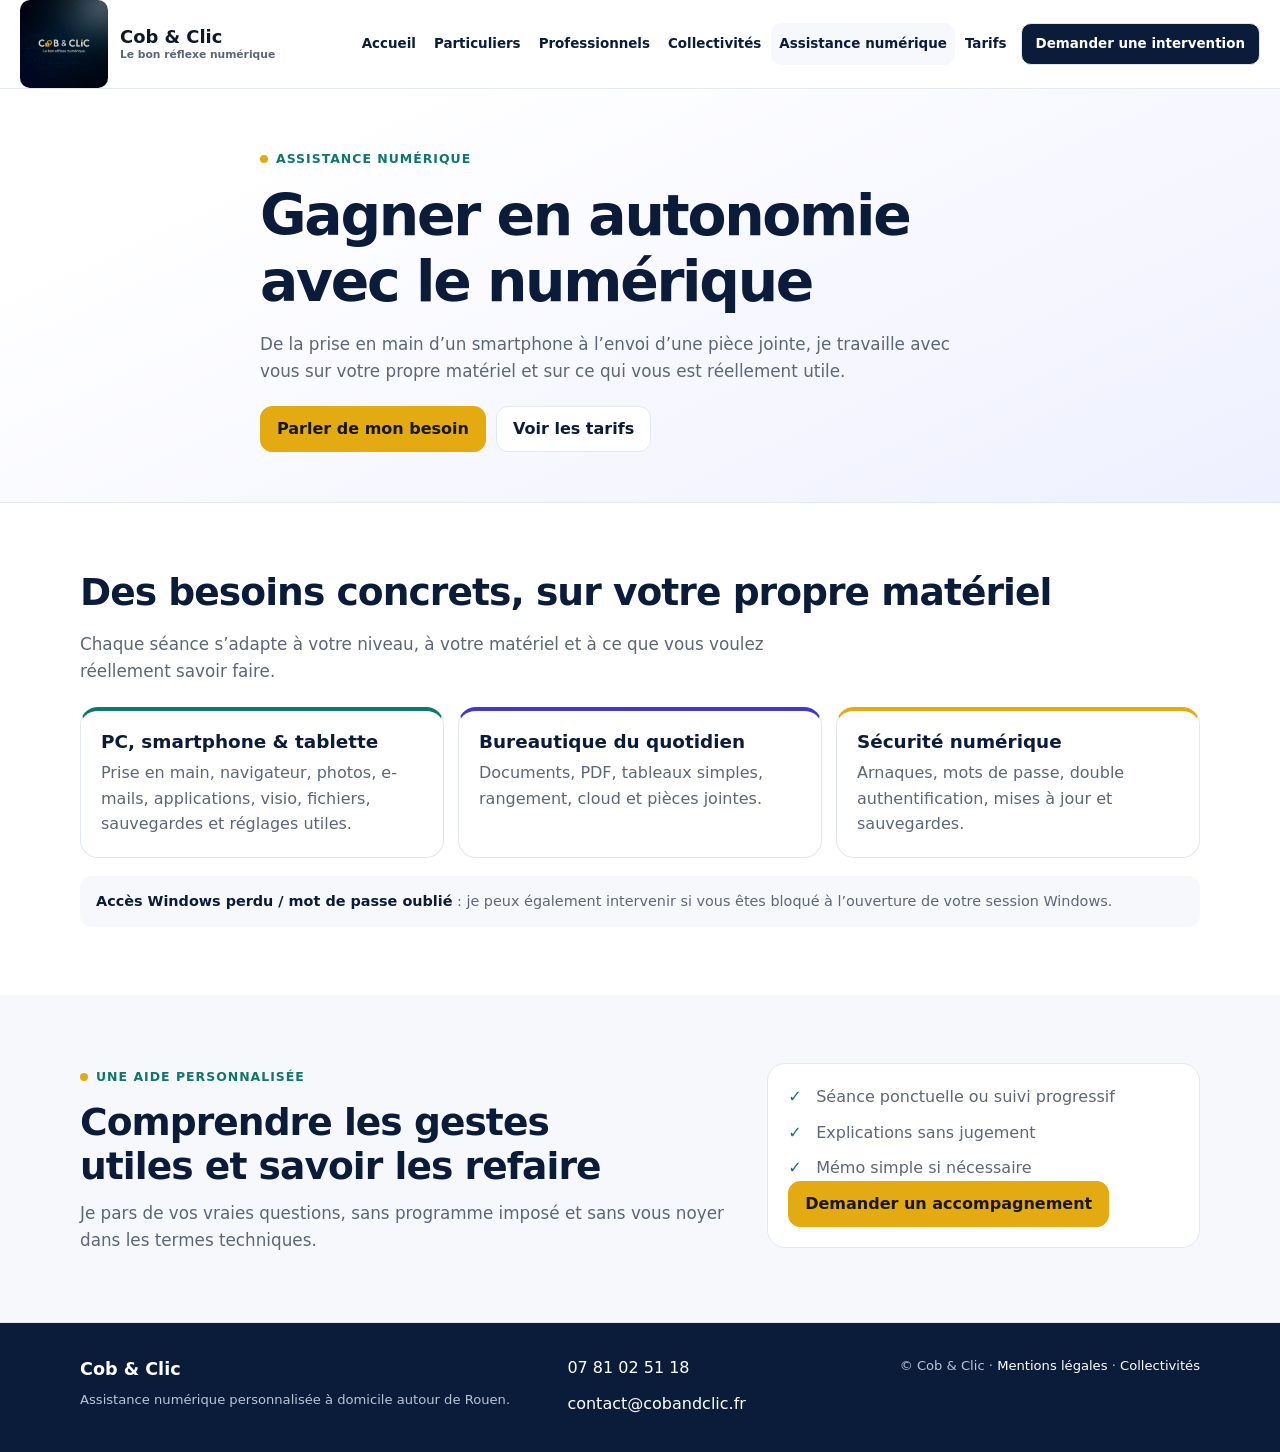
<file: formations.html>
<!doctype html>
<html lang="fr">
<head>
  <meta charset="utf-8" />
  <meta name="viewport" content="width=device-width, initial-scale=1" />
  <script async src="https://www.googletagmanager.com/gtag/js?id=G-YQD1PKN8N9"></script>
  <script>window.dataLayer=window.dataLayer||[];function gtag(){dataLayer.push(arguments)}gtag('js',new Date());gtag('config','G-YQD1PKN8N9');</script>
  <title>Assistance numérique à domicile à Rouen | Cob & Clic</title>
  <meta name="description" content="Assistance numérique personnalisée autour de Rouen : prise en main PC et smartphone, e-mail, photos, démarches en ligne, bureautique, sécurité et sauvegardes." />
  <meta name="robots" content="index, follow" />
  <link rel="canonical" href="https://www.cobandclic.fr/formations.html" />
  <link rel="stylesheet" href="assets/base.css" />
  <link rel="icon" href="favicon.ico" />
  <meta property="og:title" content="Assistance numérique à domicile | Cob & Clic" />
  <meta property="og:description" content="Mieux utiliser son PC, son téléphone et les services numériques grâce à des explications simples et concrètes." />
  <meta property="og:image" content="https://www.cobandclic.fr/assets/img/Logo_Cob-and-clic.png" />
  <meta property="og:type" content="website" />
</head>
<body>
<header class="site-header"><div class="container wrap"><a class="brand" href="index.html" aria-label="Accueil Cob & Clic"><img src="assets/img/Logo_Cob-and-clic.png" alt="Cob & Clic" /><div class="brand-copy"><strong>Cob & Clic</strong><small>Le bon réflexe numérique</small></div></a><button class="nav-toggle" type="button" aria-label="Ouvrir le menu" aria-controls="site-nav" aria-expanded="false"><svg viewBox="0 0 24 24" fill="none" stroke="currentColor" aria-hidden="true"><path d="M3 6h18M3 12h18M3 18h18"/></svg></button><nav class="nav" id="site-nav" aria-label="Navigation principale"><a href="index.html">Accueil</a><a href="particuliers.html">Particuliers</a><a href="professionnels.html">Professionnels</a><a href="collectivites.html">Collectivités</a><a href="formations.html">Assistance numérique</a><a href="tarifs.html">Tarifs</a><a class="btn" href="contact.html?demande=intervention#contact-form">Demander une intervention</a></nav></div></header>

<main>
  <section class="page-hero purple"><div class="container narrow"><span class="eyebrow">Assistance numérique</span><h1>Gagner en autonomie avec le numérique</h1><p>De la prise en main d’un smartphone à l’envoi d’une pièce jointe, je travaille avec vous sur votre propre matériel et sur ce qui vous est réellement utile.</p><div class="cta"><a class="btn btn-primary" href="contact.html#contact-form">Parler de mon besoin</a><a class="btn btn-ghost" href="tarifs.html">Voir les tarifs</a></div></div></section>

  <section class="section">
    <div class="container">
      <div class="section-heading"><h2>Des besoins concrets, sur votre propre matériel</h2><p class="lead">Chaque séance s’adapte à votre niveau, à votre matériel et à ce que vous voulez réellement savoir faire.</p></div>
      <div class="cards three">
        <div class="card teal"><h3>PC, smartphone & tablette</h3><p>Prise en main, navigateur, photos, e-mails, applications, visio, fichiers, sauvegardes et réglages utiles.</p></div>
        <div class="card indigo"><h3>Bureautique du quotidien</h3><p>Documents, PDF, tableaux simples, rangement, cloud et pièces jointes.</p></div>
        <div class="card gold"><h3>Sécurité numérique</h3><p>Arnaques, mots de passe, double authentification, mises à jour et sauvegardes.</p></div>
      </div>
      <p class="zone-line"><strong><a href="mot-de-passe-windows-oublie-rouen.html">Accès Windows perdu / mot de passe oublié</a></strong> : je peux également intervenir si vous êtes bloqué à l’ouverture de votre session Windows.</p>
    </div>
  </section>

  <section class="section section-muted"><div class="container split"><div><span class="eyebrow">Une aide personnalisée</span><h2>Comprendre les gestes utiles et savoir les refaire</h2><p class="lead">Je pars de vos vraies questions, sans programme imposé et sans vous noyer dans les termes techniques.</p></div><aside class="card"><ul class="check-list"><li>Séance ponctuelle ou suivi progressif</li><li>Explications sans jugement</li><li>Mémo simple si nécessaire</li></ul><div class="cta"><a class="btn btn-primary" href="contact.html#contact-form">Demander un accompagnement</a></div></aside></div></section>
</main>

<footer class="site-footer"><div class="container footer-grid"><div><div class="footer-brand"><strong>Cob & Clic</strong></div><div class="sub">Assistance numérique personnalisée à domicile autour de Rouen.</div></div><div class="footer-links"><a href="tel:+33781025118">07 81 02 51 18</a><a href="mailto:contact@cobandclic.fr">contact@cobandclic.fr</a></div><div class="sub">© Cob & Clic · <a href="mentions-legales.html">Mentions légales</a> · <a href="collectivites.html">Collectivités</a></div></div></footer>
<div class="mobile-cta" aria-label="Actions rapides"><a class="btn btn-primary" href="contact.html#contact-form">Parler de mon besoin</a></div>
<script src="assets/main.js"></script>
</body>
</html>
</file>
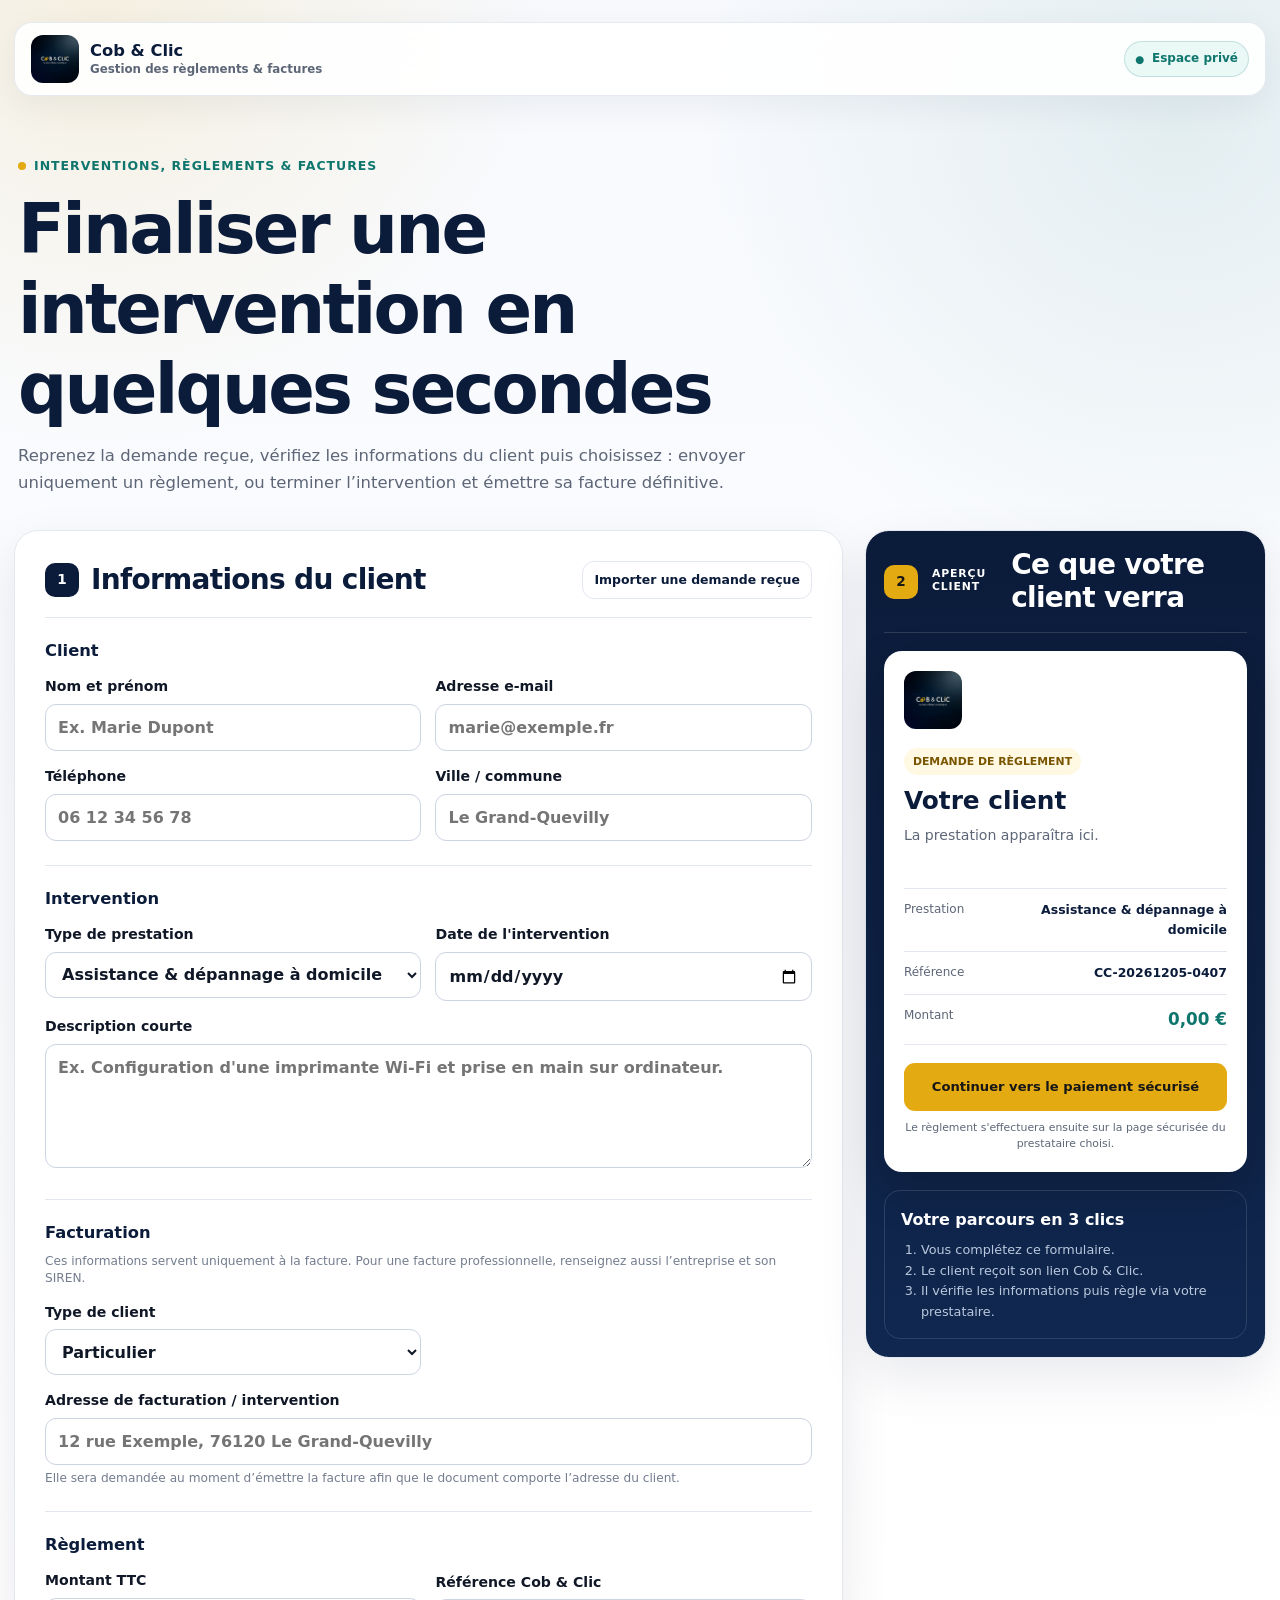
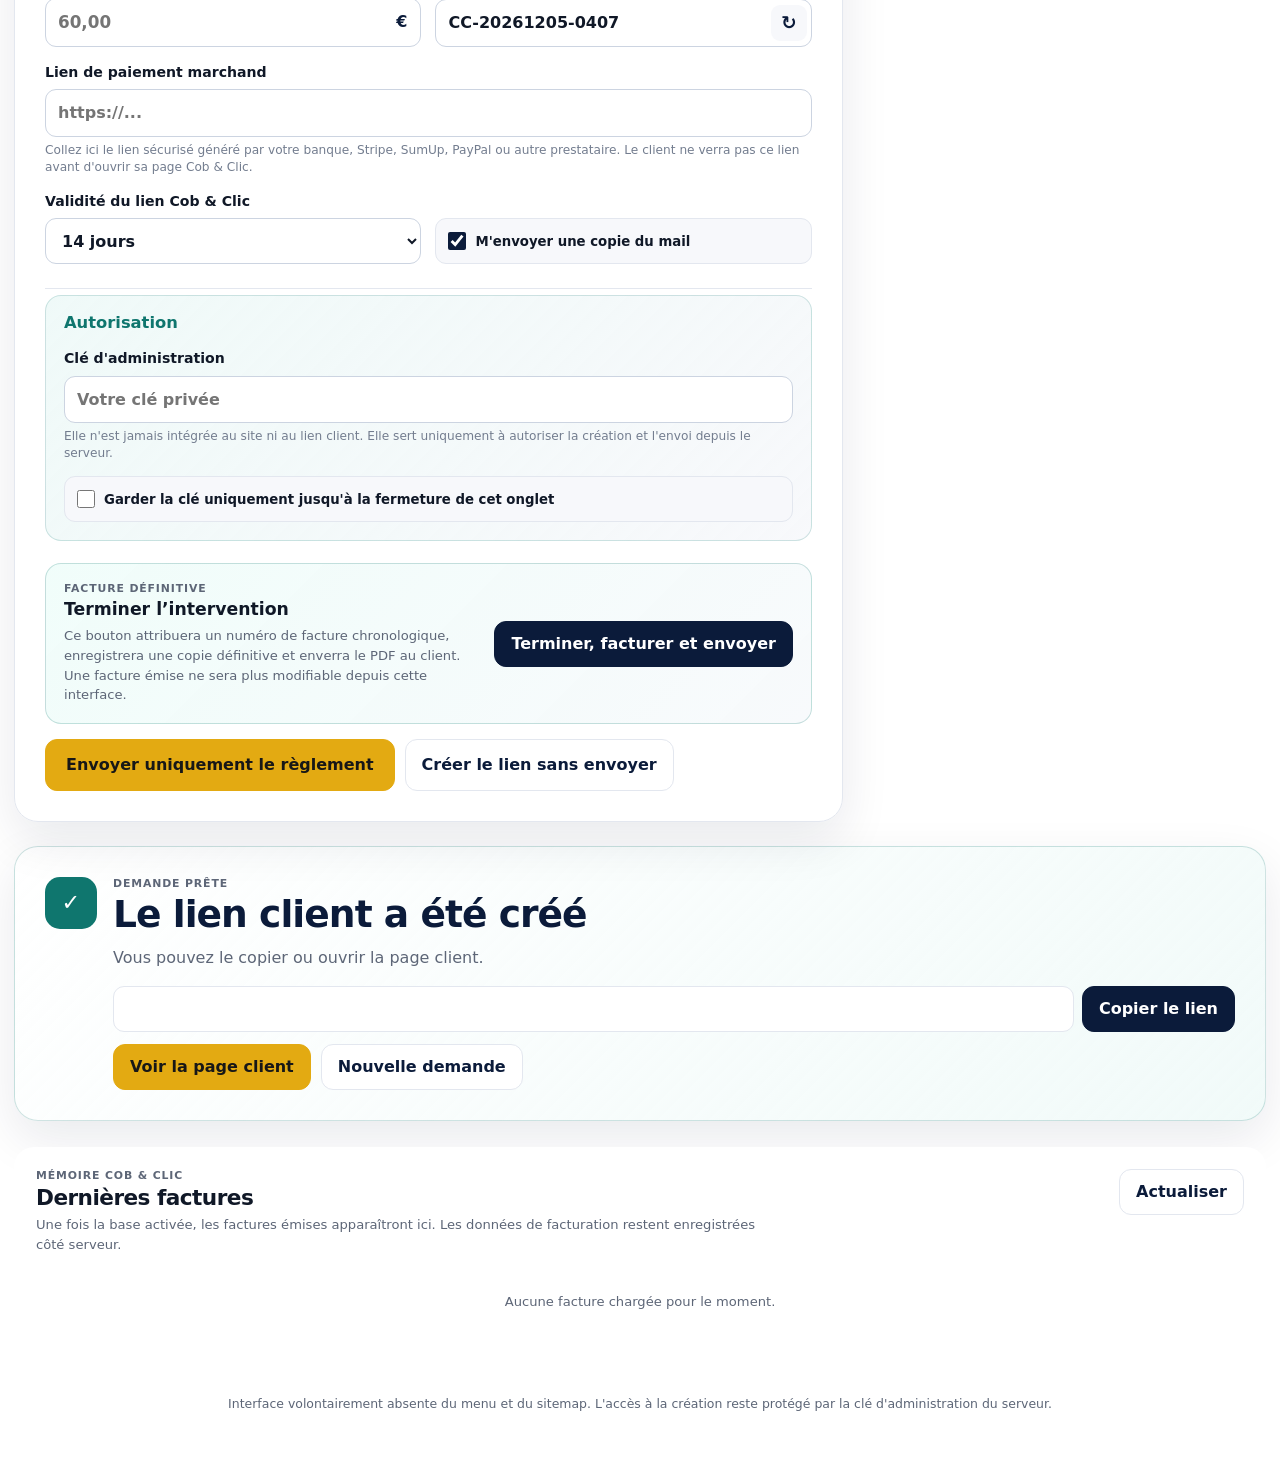
<file: gestion-paiements.html>
<!doctype html>
<html lang="fr">
<head>
  <meta charset="utf-8" />
  <meta name="viewport" content="width=device-width, initial-scale=1" />
  <title>Gestion des paiements | Cob & Clic</title>
  <meta name="description" content="Interface privée Cob & Clic pour préparer et envoyer une demande de règlement." />
  <meta name="robots" content="noindex, nofollow, noarchive, nosnippet" />
  <meta name="referrer" content="no-referrer" />
  <link rel="stylesheet" href="assets/base.css" />
  <link rel="icon" href="favicon.ico" />
</head>
<body class="payment-admin-page">
  <main class="payment-admin-shell">
    <header class="payment-admin-topbar">
      <a class="payment-admin-brand" href="index.html" aria-label="Retour au site Cob & Clic">
        <img src="assets/img/Logo_Cob-and-clic.png" alt="" />
        <span><strong>Cob & Clic</strong><small>Gestion des règlements & factures</small></span>
      </a>
      <div class="payment-admin-private"><span class="payment-admin-lock" aria-hidden="true">●</span> Espace privé</div>
    </header>

    <section class="payment-admin-intro">
      <span class="eyebrow">Interventions, règlements & factures</span>
      <h1>Finaliser une intervention en quelques secondes</h1>
      <p>Reprenez la demande reçue, vérifiez les informations du client puis choisissez : envoyer uniquement un règlement, ou terminer l’intervention et émettre sa facture définitive.</p>
    </section>

    <div class="payment-admin-grid">
      <section class="payment-admin-card" aria-labelledby="admin-form-title">
        <div class="payment-admin-card-head">
          <div>
            <span class="payment-step">1</span>
            <h2 id="admin-form-title">Informations du client</h2>
          </div>
          <button class="btn btn-ghost payment-mini-btn" type="button" id="toggle-import">Importer une demande reçue</button>
        </div>

        <div class="payment-importer" id="payment-importer" hidden>
          <label for="import-text">Collez ici le contenu du mail reçu depuis le formulaire
            <textarea id="import-text" rows="7" placeholder="Nom: ...&#10;email: ...&#10;Téléphone: ...&#10;Ville / commune: ...&#10;Besoin: ...&#10;Message: ..."></textarea>
          </label>
          <div class="payment-inline-actions">
            <button class="btn btn-dark" type="button" id="import-request">Pré-remplir le formulaire</button>
            <button class="btn btn-ghost" type="button" id="clear-import">Effacer</button>
          </div>
          <p class="field-help">L'import fonctionne avec le texte copié depuis les demandes FormSubmit. Vous pouvez toujours corriger les champs avant l'envoi.</p>
        </div>

        <form class="payment-admin-form" id="payment-admin-form" novalidate>
          <div class="payment-form-section">
            <h3>Client</h3>
            <div class="payment-form-grid">
              <label>Nom et prénom
                <input id="pay-client-name" name="clientName" type="text" maxlength="120" autocomplete="name" required placeholder="Ex. Marie Dupont" />
              </label>
              <label>Adresse e-mail
                <input id="pay-client-email" name="clientEmail" type="email" maxlength="160" autocomplete="email" required placeholder="marie@exemple.fr" />
              </label>
              <label>Téléphone
                <input id="pay-client-phone" name="clientPhone" type="tel" maxlength="30" autocomplete="tel" placeholder="06 12 34 56 78" />
              </label>
              <label>Ville / commune
                <input id="pay-client-city" name="clientCity" type="text" maxlength="120" autocomplete="address-level2" placeholder="Le Grand-Quevilly" />
              </label>
            </div>
          </div>

          <div class="payment-form-section">
            <h3>Intervention</h3>
            <div class="payment-form-grid">
              <label>Type de prestation
                <select id="pay-service" name="service" required>
                  <option value="Assistance & dépannage à domicile">Assistance & dépannage à domicile</option>
                  <option value="Assistance numérique">Assistance numérique</option>
                  <option value="Assistance à distance">Assistance à distance</option>
                  <option value="Sensibilisation cybersécurité">Sensibilisation cybersécurité</option>
                  <option value="Intervention professionnel / association / collectivité">Professionnel / association / collectivité</option>
                  <option value="Autre prestation">Autre prestation</option>
                </select>
              </label>
              <label>Date de l'intervention
                <input id="pay-date" name="interventionDate" type="date" />
              </label>
              <label class="field-full">Description courte
                <textarea id="pay-description" name="description" rows="4" maxlength="700" required placeholder="Ex. Configuration d'une imprimante Wi-Fi et prise en main sur ordinateur."></textarea>
              </label>
            </div>
          </div>

          <div class="payment-form-section invoice-client-section">
            <h3>Facturation</h3>
            <p class="field-help invoice-section-help">Ces informations servent uniquement à la facture. Pour une facture professionnelle, renseignez aussi l’entreprise et son SIREN.</p>
            <div class="payment-form-grid">
              <label>Type de client
                <select id="invoice-client-type" name="invoiceClientType">
                  <option value="particulier" selected>Particulier</option>
                  <option value="professionnel">Professionnel / association / collectivité</option>
                </select>
              </label>
              <label class="invoice-professional-field" hidden>Entreprise / organisme
                <input id="invoice-client-company" name="invoiceClientCompany" type="text" maxlength="160" placeholder="Ex. Association Exemple" />
              </label>
              <label class="invoice-professional-field" hidden>SIREN du client
                <input id="invoice-client-siren" name="invoiceClientSiren" type="text" inputmode="numeric" maxlength="14" placeholder="123 456 789" />
              </label>
              <label class="field-full">Adresse de facturation / intervention
                <input id="invoice-client-address" name="invoiceClientAddress" type="text" maxlength="220" autocomplete="street-address" placeholder="12 rue Exemple, 76120 Le Grand-Quevilly" />
                <span class="field-help">Elle sera demandée au moment d’émettre la facture afin que le document comporte l’adresse du client.</span>
              </label>
            </div>
          </div>

          <div class="payment-form-section payment-price-section">
            <h3>Règlement</h3>
            <div class="payment-form-grid payment-form-grid-price">
              <label>Montant TTC
                <div class="payment-money-input"><input id="pay-amount" name="amount" type="number" min="1" max="9999" step="0.01" inputmode="decimal" required placeholder="60,00" /><span>€</span></div>
              </label>
              <label>Référence Cob & Clic
                <div class="payment-reference-row"><input id="pay-reference" name="reference" type="text" maxlength="60" required /><button class="payment-icon-btn" type="button" id="refresh-reference" title="Générer une nouvelle référence" aria-label="Générer une nouvelle référence">↻</button></div>
              </label>
              <label class="field-full">Lien de paiement marchand
                <input id="pay-provider-url" name="providerUrl" type="url" maxlength="1000" required placeholder="https://..." />
                <span class="field-help">Collez ici le lien sécurisé généré par votre banque, Stripe, SumUp, PayPal ou autre prestataire. Le client ne verra pas ce lien avant d'ouvrir sa page Cob & Clic.</span>
              </label>
              <label>Validité du lien Cob & Clic
                <select id="pay-validity" name="validityDays">
                  <option value="7">7 jours</option>
                  <option value="14" selected>14 jours</option>
                  <option value="30">30 jours</option>
                </select>
              </label>
              <label class="payment-checkbox-label"><input id="pay-copy" name="sendCopy" type="checkbox" checked /> <span>M'envoyer une copie du mail</span></label>
            </div>
          </div>

          <div class="payment-form-section payment-security-section">
            <h3>Autorisation</h3>
            <div class="payment-form-grid">
              <label class="field-full">Clé d'administration
                <input id="pay-admin-key" name="adminKey" type="password" autocomplete="current-password" required placeholder="Votre clé privée" />
                <span class="field-help">Elle n'est jamais intégrée au site ni au lien client. Elle sert uniquement à autoriser la création et l'envoi depuis le serveur.</span>
              </label>
              <label class="payment-checkbox-label field-full"><input id="pay-remember-key" type="checkbox" /> <span>Garder la clé uniquement jusqu'à la fermeture de cet onglet</span></label>
            </div>
          </div>

          <div class="invoice-finalize-box">
            <div>
              <span class="payment-kicker">Facture définitive</span>
              <h3>Terminer l’intervention</h3>
              <p>Ce bouton attribuera un numéro de facture chronologique, enregistrera une copie définitive et enverra le PDF au client. Une facture émise ne sera plus modifiable depuis cette interface.</p>
            </div>
            <button class="btn btn-dark invoice-issue-button" type="button" id="invoice-issue-button">Terminer, facturer et envoyer</button>
          </div>
          <div class="invoice-admin-status" id="invoice-admin-status" role="status" aria-live="polite"></div>

          <div class="payment-submit-zone payment-only-zone">
            <button class="btn btn-primary payment-main-submit" type="submit" id="payment-send-button">Envoyer uniquement le règlement</button>
            <button class="btn btn-ghost" type="button" id="payment-link-only">Créer le lien sans envoyer</button>
          </div>
          <div class="payment-admin-status" id="payment-admin-status" role="status" aria-live="polite"></div>
        </form>
      </section>

      <aside class="payment-preview-card" aria-labelledby="preview-title">
        <div class="payment-preview-sticky">
          <div class="payment-preview-head">
            <span class="payment-step">2</span>
            <div><span class="payment-kicker">Aperçu client</span><h2 id="preview-title">Ce que votre client verra</h2></div>
          </div>
          <div class="payment-preview-window">
            <div class="payment-preview-logo"><img src="assets/img/Logo_Cob-and-clic.png" alt="Cob & Clic" /></div>
            <span class="payment-preview-pill">Demande de règlement</span>
            <h3 id="preview-client-name">Votre client</h3>
            <p class="payment-preview-description" id="preview-description">La prestation apparaîtra ici.</p>
            <dl class="payment-preview-list">
              <div><dt>Prestation</dt><dd id="preview-service">Assistance & dépannage à domicile</dd></div>
              <div><dt>Référence</dt><dd id="preview-reference">-</dd></div>
              <div><dt>Montant</dt><dd class="payment-preview-amount" id="preview-amount">0,00 €</dd></div>
            </dl>
            <div class="payment-preview-button">Continuer vers le paiement sécurisé</div>
            <p class="payment-preview-note">Le règlement s'effectuera ensuite sur la page sécurisée du prestataire choisi.</p>
          </div>
          <div class="payment-flow-summary">
            <strong>Votre parcours en 3 clics</strong>
            <ol><li>Vous complétez ce formulaire.</li><li>Le client reçoit son lien Cob & Clic.</li><li>Il vérifie les informations puis règle via votre prestataire.</li></ol>
          </div>
        </div>
      </aside>
    </div>

    <section class="payment-result-card" id="payment-result" hidden aria-labelledby="payment-result-title">
      <div class="payment-result-icon" aria-hidden="true">✓</div>
      <div class="payment-result-content">
        <span class="payment-kicker">Demande prête</span>
        <h2 id="payment-result-title">Le lien client a été créé</h2>
        <p id="payment-result-message">Vous pouvez le copier ou ouvrir la page client.</p>
        <div class="payment-result-link-row">
          <input id="payment-result-url" type="text" readonly aria-label="Lien de paiement client" />
          <button class="btn btn-dark" type="button" id="copy-payment-url">Copier le lien</button>
        </div>
        <div class="payment-inline-actions">
          <a class="btn btn-primary" id="open-payment-url" href="#" target="_blank" rel="noopener noreferrer">Voir la page client</a>
          <button class="btn btn-ghost" type="button" id="new-payment-request">Nouvelle demande</button>
        </div>
      </div>
    </section>

    <section class="invoice-history-card" aria-labelledby="invoice-history-title">
      <div class="invoice-history-head">
        <div>
          <span class="payment-kicker">Mémoire Cob & Clic</span>
          <h2 id="invoice-history-title">Dernières factures</h2>
          <p>Une fois la base activée, les factures émises apparaîtront ici. Les données de facturation restent enregistrées côté serveur.</p>
        </div>
        <button class="btn btn-ghost" type="button" id="invoice-history-refresh">Actualiser</button>
      </div>
      <div class="invoice-history-empty" id="invoice-history-empty">Aucune facture chargée pour le moment.</div>
      <div class="invoice-history-list" id="invoice-history-list"></div>
    </section>

    <footer class="payment-admin-footer">
      <p>Interface volontairement absente du menu et du sitemap. L'accès à la création reste protégé par la clé d'administration du serveur.</p>
    </footer>
  </main>

  <script src="assets/payment-config.js"></script>
  <script src="assets/payment-admin.js"></script>
  <script src="assets/invoice-admin.js"></script>
</body>
</html>
</file>
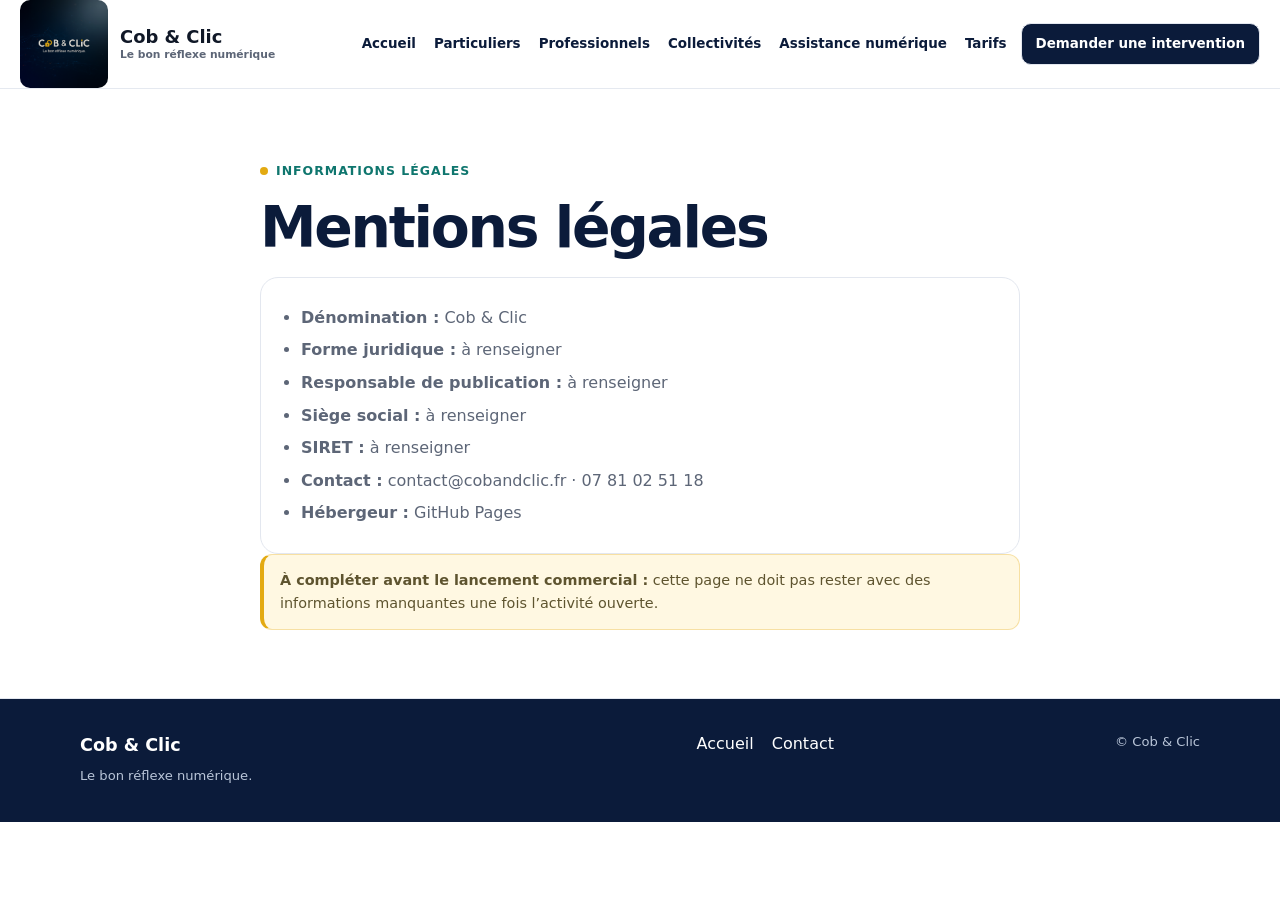
<file: mentions-legales.html>
<!doctype html>
<html lang="fr">
<head>
  <meta charset="utf-8" />
  <meta name="viewport" content="width=device-width, initial-scale=1" />
  <script async src="https://www.googletagmanager.com/gtag/js?id=G-YQD1PKN8N9"></script>
  <script>window.dataLayer=window.dataLayer||[];function gtag(){dataLayer.push(arguments)}gtag('js',new Date());gtag('config','G-YQD1PKN8N9');</script>
  <title>Mentions légales - Cob & Clic</title>
  <meta name="description" content="Mentions légales du site Cob & Clic." />
  <meta name="robots" content="noindex, follow" />
  <link rel="canonical" href="https://www.cobandclic.fr/mentions-legales.html" />
  <link rel="stylesheet" href="assets/base.css" />
  <link rel="icon" href="favicon.ico" />
</head>
<body>
<header class="site-header"><div class="container wrap"><a class="brand" href="index.html" aria-label="Accueil Cob & Clic"><img src="assets/img/Logo_Cob-and-clic.png" alt="Cob & Clic" /><div class="brand-copy"><strong>Cob & Clic</strong><small>Le bon réflexe numérique</small></div></a><button class="nav-toggle" type="button" aria-label="Ouvrir le menu" aria-controls="site-nav" aria-expanded="false"><svg viewBox="0 0 24 24" fill="none" stroke="currentColor" aria-hidden="true"><path d="M3 6h18M3 12h18M3 18h18"/></svg></button><nav class="nav" id="site-nav" aria-label="Navigation principale"><a href="index.html">Accueil</a><a href="particuliers.html">Particuliers</a><a href="professionnels.html">Professionnels</a><a href="collectivites.html">Collectivités</a><a href="formations.html">Assistance numérique</a><a href="tarifs.html">Tarifs</a><a class="btn" href="contact.html?demande=intervention#contact-form">Demander une intervention</a></nav></div></header>

<main><section class="section"><div class="container narrow"><span class="eyebrow">Informations légales</span><h1>Mentions légales</h1><div class="card"><ul class="compact-list"><li><strong>Dénomination :</strong> Cob & Clic</li><li><strong>Forme juridique :</strong> à renseigner</li><li><strong>Responsable de publication :</strong> à renseigner</li><li><strong>Siège social :</strong> à renseigner</li><li><strong>SIRET :</strong> à renseigner</li><li><strong>Contact :</strong> contact@cobandclic.fr · 07 81 02 51 18</li><li><strong>Hébergeur :</strong> GitHub Pages</li></ul></div><p class="micro-notice"><strong>À compléter avant le lancement commercial :</strong> cette page ne doit pas rester avec des informations manquantes une fois l’activité ouverte.</p></div></section></main>

<footer class="site-footer"><div class="container footer-grid"><div><div class="footer-brand"><strong>Cob & Clic</strong></div><div class="sub">Le bon réflexe numérique.</div></div><div class="footer-links"><a href="index.html">Accueil</a><a href="contact.html">Contact</a></div><div class="sub">© Cob & Clic</div></div></footer>
<script src="assets/main.js"></script>
</body>
</html>
</file>
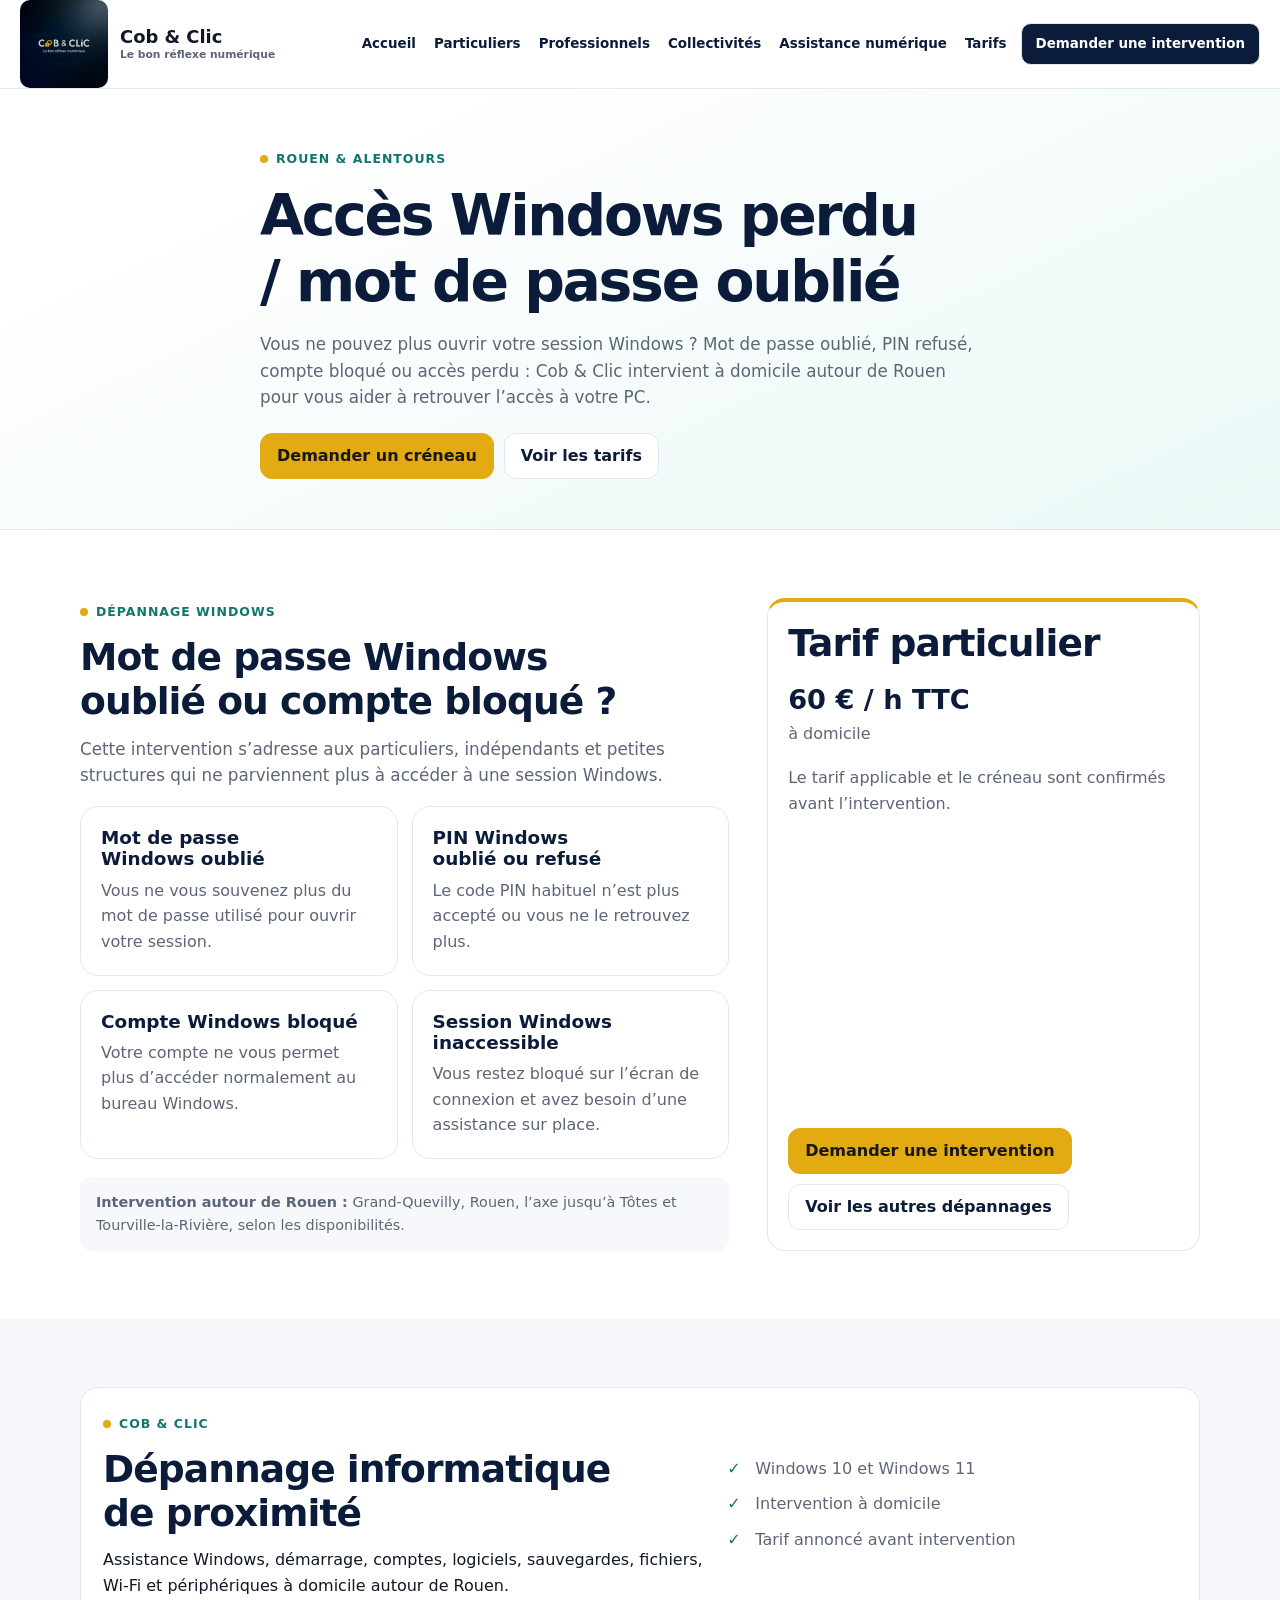
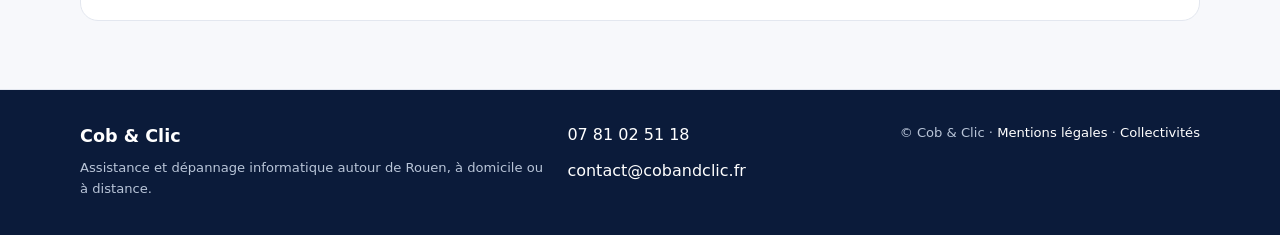
<file: mot-de-passe-windows-oublie-rouen.html>
<!doctype html>
<html lang="fr">
<head>
  <meta charset="utf-8" />
  <meta name="viewport" content="width=device-width, initial-scale=1" />
  <script async src="https://www.googletagmanager.com/gtag/js?id=G-YQD1PKN8N9"></script>
  <script>window.dataLayer=window.dataLayer||[];function gtag(){dataLayer.push(arguments)}gtag('js',new Date());gtag('config','G-YQD1PKN8N9');</script>
  <title>Mot de passe Windows oublié à Rouen | Cob & Clic</title>
  <meta name="description" content="Mot de passe Windows oublié, PIN refusé, compte Windows bloqué ou session inaccessible ? Assistance informatique à domicile autour de Rouen avec Cob & Clic." />
  <meta name="robots" content="index, follow" />
  <link rel="canonical" href="https://www.cobandclic.fr/mot-de-passe-windows-oublie-rouen.html" />
  <link rel="stylesheet" href="assets/base.css" />
  <link rel="icon" type="image/x-icon" href="/favicon.ico" />
  <meta property="og:title" content="Accès Windows perdu / mot de passe oublié à Rouen | Cob & Clic" />
  <meta property="og:description" content="Compte Windows bloqué, mot de passe ou PIN oublié : assistance à domicile autour de Rouen pour retrouver l’accès à votre PC." />
  <meta property="og:image" content="https://www.cobandclic.fr/assets/img/Logo_Cob-and-clic.png" />
  <meta property="og:url" content="https://www.cobandclic.fr/mot-de-passe-windows-oublie-rouen.html" />
  <meta property="og:type" content="website" />
  <meta property="og:site_name" content="Cob &amp; Clic" />
  <script type="application/ld+json">
  {
    "@context": "https://schema.org",
    "@type": "Service",
    "name": "Accès Windows perdu / mot de passe oublié",
    "serviceType": "Assistance informatique pour accès Windows perdu ou mot de passe oublié",
    "url": "https://www.cobandclic.fr/mot-de-passe-windows-oublie-rouen.html",
    "description": "Assistance informatique à domicile autour de Rouen en cas de mot de passe Windows oublié, PIN refusé, compte bloqué ou session Windows inaccessible.",
    "areaServed": ["Rouen", "Le Grand-Quevilly", "Tôtes", "Tourville-la-Rivière"],
    "provider": {
      "@type": "ProfessionalService",
      "name": "Cob & Clic",
      "url": "https://www.cobandclic.fr/",
      "telephone": "+33781025118",
      "email": "contact@cobandclic.fr"
    }
  }
  </script>
</head>
<body>
<header class="site-header">
  <div class="container wrap">
    <a class="brand" href="index.html" aria-label="Accueil Cob & Clic"><img src="assets/img/Logo_Cob-and-clic.png" alt="Cob & Clic" /><div class="brand-copy"><strong>Cob & Clic</strong><small>Le bon réflexe numérique</small></div></a>
    <button class="nav-toggle" type="button" aria-label="Ouvrir le menu" aria-controls="site-nav" aria-expanded="false"><svg viewBox="0 0 24 24" fill="none" stroke="currentColor" aria-hidden="true"><path d="M3 6h18M3 12h18M3 18h18"/></svg></button>
    <nav class="nav" id="site-nav" aria-label="Navigation principale"><a href="index.html">Accueil</a><a href="particuliers.html">Particuliers</a><a href="professionnels.html">Professionnels</a><a href="collectivites.html">Collectivités</a><a href="formations.html">Assistance numérique</a><a href="tarifs.html">Tarifs</a><a class="btn" href="contact.html?demande=intervention&amp;probleme=acces-windows#contact-form">Demander une intervention</a></nav>
  </div>
</header>

<main>
  <section class="page-hero teal">
    <div class="container narrow">
      <span class="eyebrow">Rouen & alentours</span>
      <h1>Accès Windows perdu / mot de passe oublié</h1>
      <p>Vous ne pouvez plus ouvrir votre session Windows ? Mot de passe oublié, PIN refusé, compte bloqué ou accès perdu : Cob & Clic intervient à domicile autour de Rouen pour vous aider à retrouver l’accès à votre PC.</p>
      <div class="cta"><a class="btn btn-primary" href="contact.html?demande=intervention&amp;probleme=acces-windows#contact-form">Demander un créneau</a><a class="btn btn-ghost" href="tarifs.html">Voir les tarifs</a></div>
    </div>
  </section>

  <section class="section">
    <div class="container split">
      <div>
        <span class="eyebrow">Dépannage Windows</span>
        <h2>Mot de passe Windows oublié ou compte bloqué ?</h2>
        <p class="lead">Cette intervention s’adresse aux particuliers, indépendants et petites structures qui ne parviennent plus à accéder à une session Windows.</p>
        <div class="cards two">
          <div class="card"><h3>Mot de passe Windows oublié</h3><p>Vous ne vous souvenez plus du mot de passe utilisé pour ouvrir votre session.</p></div>
          <div class="card"><h3>PIN Windows oublié ou refusé</h3><p>Le code PIN habituel n’est plus accepté ou vous ne le retrouvez plus.</p></div>
          <div class="card"><h3>Compte Windows bloqué</h3><p>Votre compte ne vous permet plus d’accéder normalement au bureau Windows.</p></div>
          <div class="card"><h3>Session Windows inaccessible</h3><p>Vous restez bloqué sur l’écran de connexion et avez besoin d’une assistance sur place.</p></div>
        </div>
        <p class="zone-line"><strong>Intervention autour de Rouen :</strong> Grand-Quevilly, Rouen, l’axe jusqu’à Tôtes et Tourville-la-Rivière, selon les disponibilités.</p>
      </div>

      <aside class="card price-card gold">
        <h2>Tarif particulier</h2>
        <p class="price-meta"><strong>60 € / h TTC</strong> à domicile</p>
        <p>Le tarif applicable et le créneau sont confirmés avant l’intervention.</p>
        <div class="cta"><a class="btn btn-primary" href="contact.html?demande=intervention&amp;probleme=acces-windows#contact-form">Demander une intervention</a><a class="btn btn-ghost" href="particuliers.html">Voir les autres dépannages</a></div>
      </aside>
    </div>
  </section>

  <section class="section section-muted">
    <div class="container credential-strip">
      <div><span class="eyebrow">Cob & Clic</span><h2>Dépannage informatique de proximité</h2><p>Assistance Windows, démarrage, comptes, logiciels, sauvegardes, fichiers, Wi-Fi et périphériques à domicile autour de Rouen.</p></div>
      <ul class="check-list"><li>Windows 10 et Windows 11</li><li>Intervention à domicile</li><li>Tarif annoncé avant intervention</li></ul>
    </div>
  </section>
</main>

<footer class="site-footer"><div class="container footer-grid"><div><div class="footer-brand"><strong>Cob & Clic</strong></div><div class="sub">Assistance et dépannage informatique autour de Rouen, à domicile ou à distance.</div></div><div class="footer-links"><a href="tel:+33781025118">07 81 02 51 18</a><a href="mailto:contact@cobandclic.fr">contact@cobandclic.fr</a></div><div class="sub">© Cob & Clic · <a href="mentions-legales.html">Mentions légales</a> · <a href="collectivites.html">Collectivités</a></div></div></footer>
<div class="mobile-cta" aria-label="Actions rapides"><a class="btn btn-primary" href="contact.html?demande=intervention&amp;probleme=acces-windows#contact-form">Demander un créneau</a></div>
<script src="assets/main.js"></script>
</body>
</html>
</file>
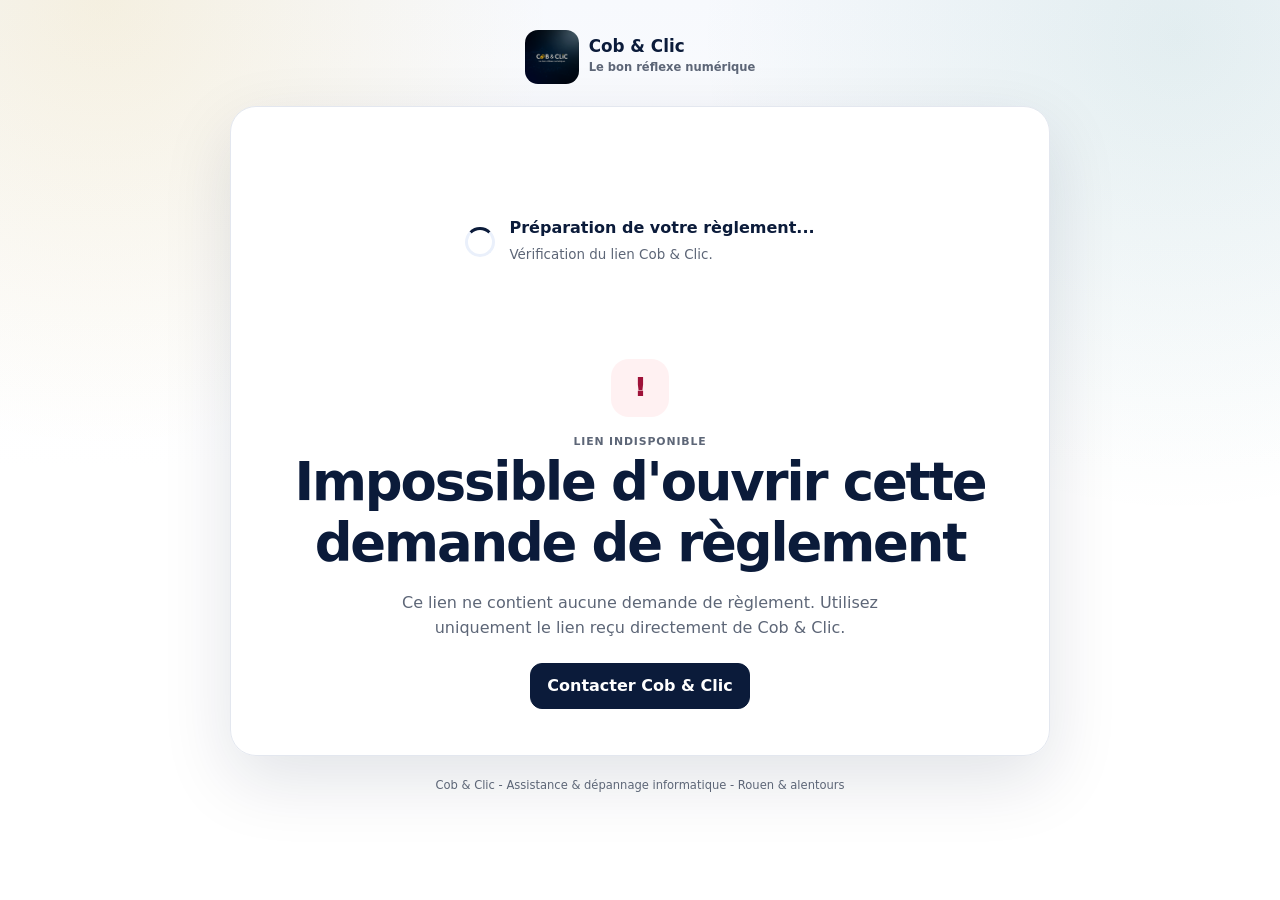
<file: paiement.html>
<!doctype html>
<html lang="fr">
<head>
  <meta charset="utf-8" />
  <meta name="viewport" content="width=device-width, initial-scale=1" />
  <title>Votre règlement | Cob & Clic</title>
  <meta name="description" content="Page privée de règlement Cob & Clic." />
  <meta name="robots" content="noindex, nofollow, noarchive, nosnippet" />
  <meta name="referrer" content="no-referrer" />
  <link rel="stylesheet" href="assets/base.css" />
  <link rel="icon" href="favicon.ico" />
</head>
<body class="payment-page payment-client-page">
  <main class="payment-client-shell">
    <a class="payment-client-brand" href="index.html" aria-label="Cob & Clic">
      <img src="assets/img/Logo_Cob-and-clic.png" alt="" />
      <span><strong>Cob & Clic</strong><small>Le bon réflexe numérique</small></span>
    </a>

    <section class="payment-client-card" aria-labelledby="payment-title">
      <div class="payment-client-status" id="payment-loading">
        <span class="payment-loader" aria-hidden="true"></span>
        <div><strong>Préparation de votre règlement...</strong><span>Vérification du lien Cob & Clic.</span></div>
      </div>

      <div id="payment-content" hidden>
        <div class="payment-client-heading">
          <span class="eyebrow" id="payment-eyebrow">Demande de règlement</span>
          <h1 id="payment-title">Votre prestation est prête à être réglée</h1>
          <p class="lead" id="payment-greeting">Bonjour, retrouvez ci-dessous les informations confirmées avec Cob & Clic.</p>
        </div>

        <div class="payment-client-summary">
          <div class="payment-client-main-info">
            <span class="payment-kicker" id="payment-amount-label">Montant à régler</span>
            <strong class="payment-client-amount" id="payment-amount">-</strong>
            <span class="payment-client-ref">Référence <strong id="payment-reference">-</strong></span>
          </div>
          <div class="payment-client-detail-list">
            <div><span>Client</span><strong id="payment-client">-</strong></div>
            <div id="payment-city-row"><span>Ville</span><strong id="payment-city">-</strong></div>
            <div><span>Prestation</span><strong id="payment-service">-</strong></div>
            <div id="payment-date-row"><span>Date</span><strong id="payment-date">-</strong></div>
          </div>
        </div>

        <div class="payment-client-description">
          <span class="payment-kicker">Détail de la prestation</span>
          <p id="payment-description">-</p>
        </div>

        <a class="btn btn-primary payment-client-pay-button" id="payment-provider-button" href="#" rel="noopener noreferrer">Continuer vers le paiement sécurisé</a>
        <p class="payment-provider-warning">Vous allez quitter cobandclic.fr pour accéder à la page sécurisée du prestataire de paiement. Vérifiez toujours le montant affiché avant de confirmer le règlement.</p>

        <div class="payment-client-trust">
          <div><span aria-hidden="true">✓</span><p><strong>Lien personnalisé</strong><br />Les informations de cette page sont protégées et ne peuvent pas être modifiées depuis l'adresse affichée.</p></div>
          <div><span aria-hidden="true">✓</span><p><strong>Aucun numéro de carte chez Cob & Clic</strong><br />Vos données bancaires sont saisies uniquement chez le prestataire de paiement.</p></div>
          <div><span aria-hidden="true">✓</span><p><strong>Un doute ?</strong><br />Écrivez à <a href="mailto:contact@cobandclic.fr">contact@cobandclic.fr</a> avant de régler.</p></div>
        </div>

        <p class="payment-expiry" id="payment-expiry"></p>
      </div>

      <div class="payment-client-error" id="payment-error" hidden>
        <div class="payment-error-symbol" aria-hidden="true">!</div>
        <span class="payment-kicker">Lien indisponible</span>
        <h1>Impossible d'ouvrir cette demande de règlement</h1>
        <p id="payment-error-message">Le lien est peut-être incomplet ou expiré.</p>
        <a class="btn btn-dark" href="mailto:contact@cobandclic.fr">Contacter Cob & Clic</a>
      </div>
    </section>

    <footer class="payment-client-footer">
      <p>Cob & Clic - Assistance & dépannage informatique - Rouen & alentours</p>
    </footer>
  </main>

  <script src="assets/payment-config.js"></script>
  <script src="assets/payment-client.js"></script>
</body>
</html>
</file>
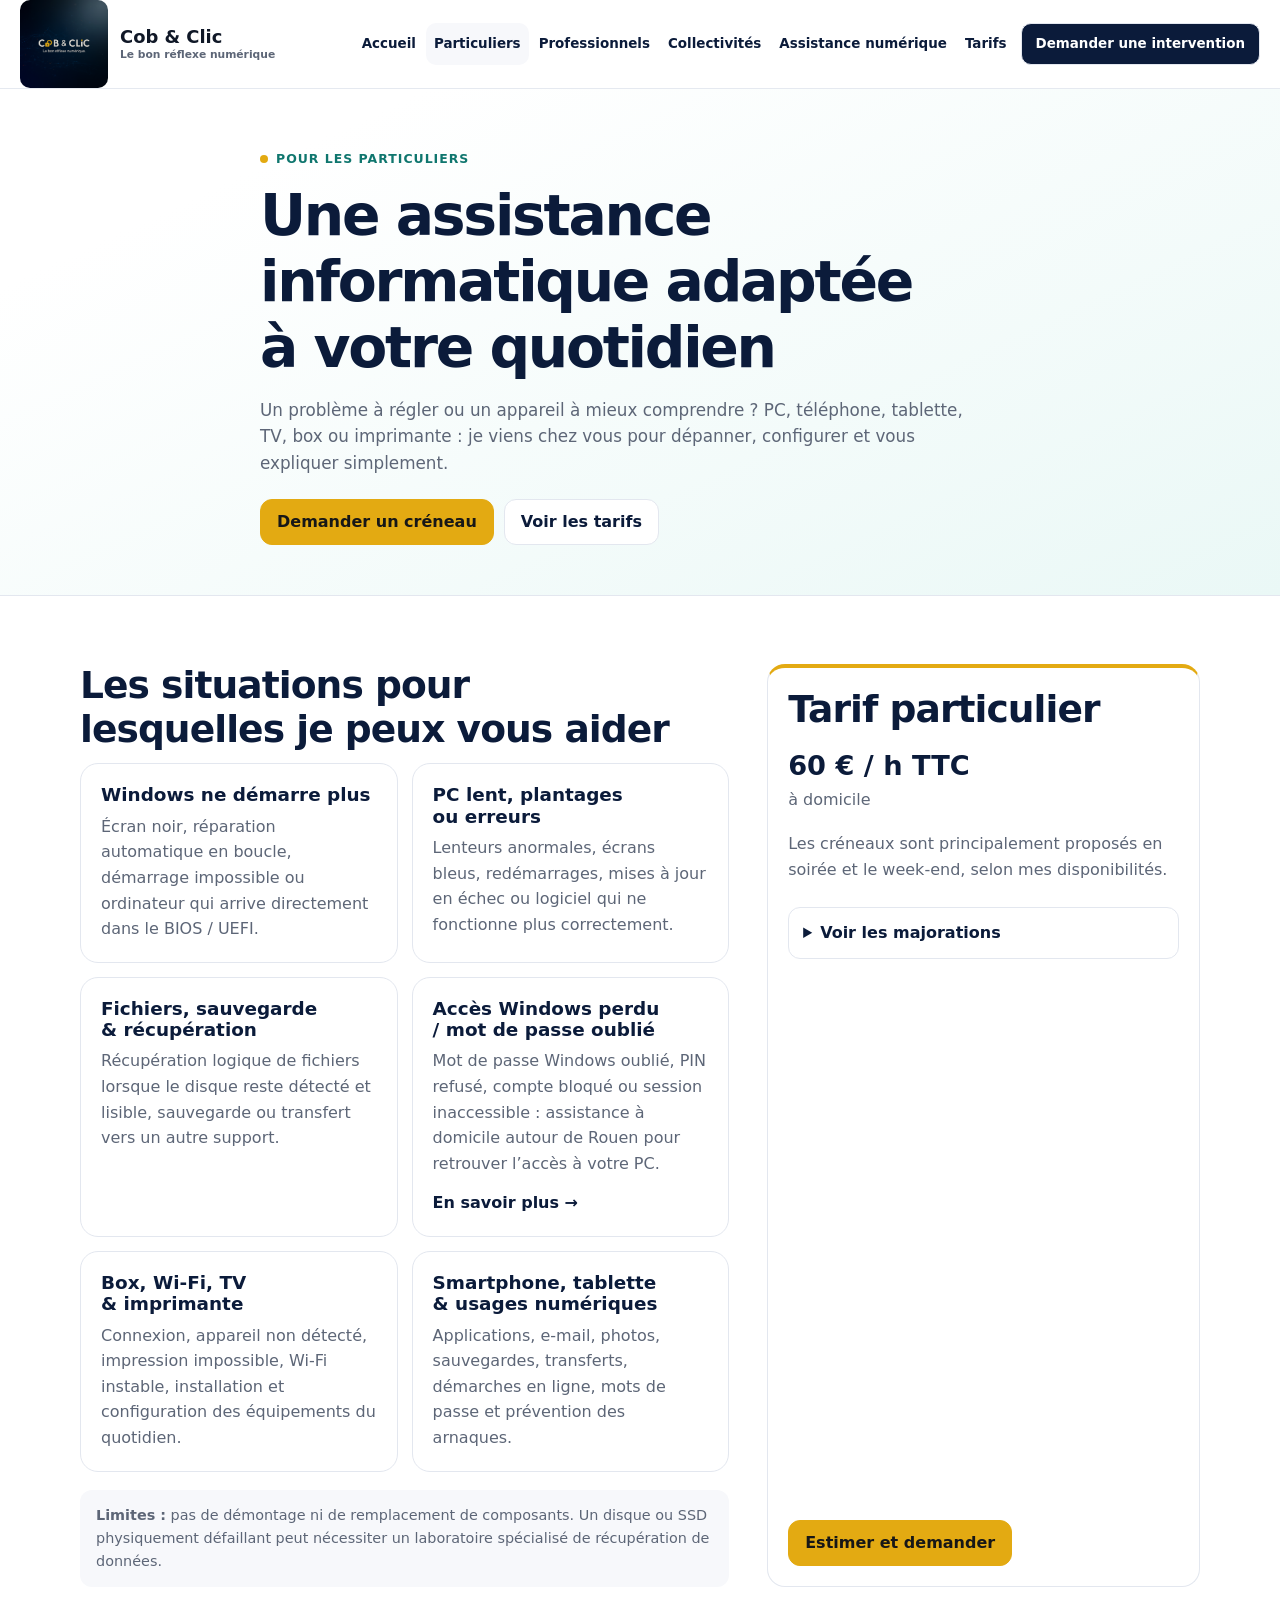
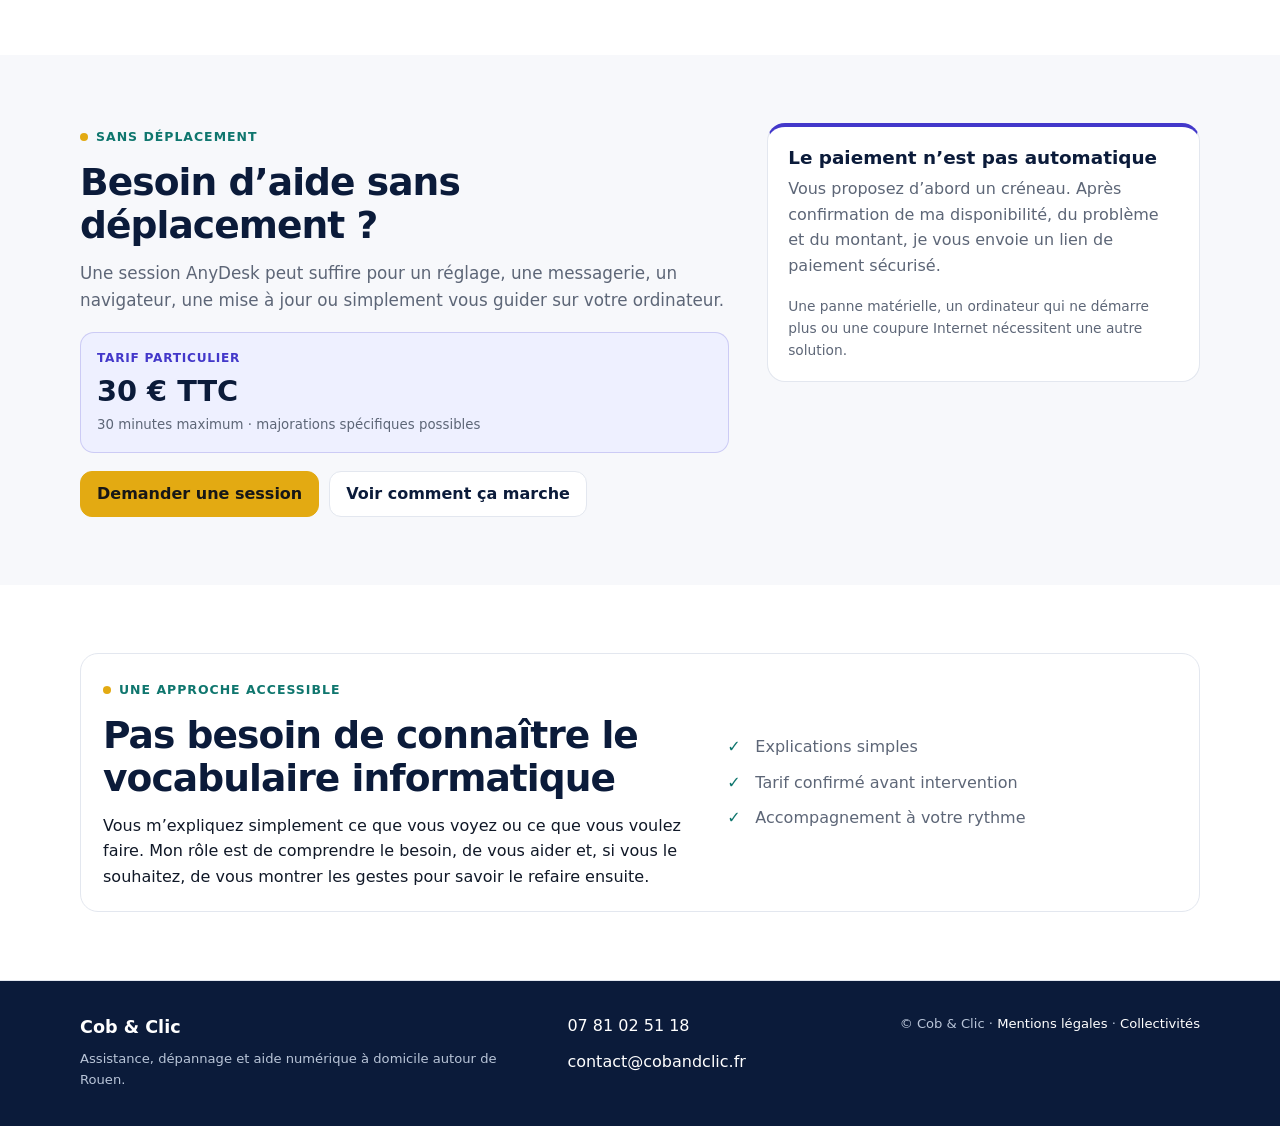
<file: particuliers.html>
<!doctype html>
<html lang="fr">
<head>
  <meta charset="utf-8" />
  <meta name="viewport" content="width=device-width, initial-scale=1" />
  <script async src="https://www.googletagmanager.com/gtag/js?id=G-YQD1PKN8N9"></script>
  <script>window.dataLayer=window.dataLayer||[];function gtag(){dataLayer.push(arguments)}gtag('js',new Date());gtag('config','G-YQD1PKN8N9');</script>
  <title>Assistance et dépannage informatique particuliers à Rouen | Cob & Clic</title>
  <meta name="description" content="Dépannage informatique à domicile autour de Rouen : Windows ne démarre plus, mot de passe Windows oublié, compte bloqué, PC lent, fichiers, Wi-Fi, imprimante et aide numérique." />
  <meta name="robots" content="index, follow" />
  <link rel="canonical" href="https://www.cobandclic.fr/particuliers.html" />
  <link rel="stylesheet" href="assets/base.css" />
  <link rel="icon" href="favicon.ico" />
  <meta property="og:title" content="Assistance informatique pour particuliers | Cob & Clic" />
  <meta property="og:description" content="Une aide informatique claire, à domicile autour de Rouen ou à distance." />
  <meta property="og:image" content="https://www.cobandclic.fr/assets/img/Logo_Cob-and-clic.png" />
  <meta property="og:type" content="website" />
</head>
<body>
<header class="site-header">
  <div class="container wrap">
    <a class="brand" href="index.html" aria-label="Accueil Cob & Clic"><img src="assets/img/Logo_Cob-and-clic.png" alt="Cob & Clic" /><div class="brand-copy"><strong>Cob & Clic</strong><small>Le bon réflexe numérique</small></div></a>
    <button class="nav-toggle" type="button" aria-label="Ouvrir le menu" aria-controls="site-nav" aria-expanded="false"><svg viewBox="0 0 24 24" fill="none" stroke="currentColor" aria-hidden="true"><path d="M3 6h18M3 12h18M3 18h18"/></svg></button>
    <nav class="nav" id="site-nav" aria-label="Navigation principale"><a href="index.html">Accueil</a><a href="particuliers.html">Particuliers</a><a href="professionnels.html">Professionnels</a><a href="collectivites.html">Collectivités</a><a href="formations.html">Assistance numérique</a><a href="tarifs.html">Tarifs</a><a class="btn" href="contact.html?demande=intervention#contact-form">Demander une intervention</a></nav>
  </div>
</header>

<main>
  <section class="page-hero teal">
    <div class="container narrow">
      <span class="eyebrow">Pour les particuliers</span>
      <h1>Une assistance informatique adaptée à votre quotidien</h1>
      <p>Un problème à régler ou un appareil à mieux comprendre ? PC, téléphone, tablette, TV, box ou imprimante : je viens chez vous pour dépanner, configurer et vous expliquer simplement.</p>
      <div class="cta"><a class="btn btn-primary" href="contact.html?demande=intervention#contact-form">Demander un créneau</a><a class="btn btn-ghost" href="tarifs.html">Voir les tarifs</a></div>
    </div>
  </section>

  <section class="section">
    <div class="container split">
      <div>
        <h2>Les situations pour lesquelles je peux vous aider</h2>
        <div class="cards two">
          <div class="card"><h3>Windows ne démarre plus</h3><p>Écran noir, réparation automatique en boucle, démarrage impossible ou ordinateur qui arrive directement dans le BIOS / UEFI.</p></div>
          <div class="card"><h3>PC lent, plantages ou erreurs</h3><p>Lenteurs anormales, écrans bleus, redémarrages, mises à jour en échec ou logiciel qui ne fonctionne plus correctement.</p></div>
          <div class="card"><h3>Fichiers, sauvegarde & récupération</h3><p>Récupération logique de fichiers lorsque le disque reste détecté et lisible, sauvegarde ou transfert vers un autre support.</p></div>
          <a class="card card-link" href="mot-de-passe-windows-oublie-rouen.html"><h3>Accès Windows perdu / mot de passe oublié</h3><p>Mot de passe Windows oublié, PIN refusé, compte bloqué ou session inaccessible : assistance à domicile autour de Rouen pour retrouver l’accès à votre PC.</p></a>
          <div class="card"><h3>Box, Wi-Fi, TV & imprimante</h3><p>Connexion, appareil non détecté, impression impossible, Wi-Fi instable, installation et configuration des équipements du quotidien.</p></div>
          <div class="card"><h3>Smartphone, tablette & usages numériques</h3><p>Applications, e-mail, photos, sauvegardes, transferts, démarches en ligne, mots de passe et prévention des arnaques.</p></div>
        </div>
        <p class="zone-line"><strong>Limites :</strong> pas de démontage ni de remplacement de composants. Un disque ou SSD physiquement défaillant peut nécessiter un laboratoire spécialisé de récupération de données.</p>
      </div>

      <aside class="card price-card gold">
        <h2>Tarif particulier</h2>
        <p class="price-meta"><strong>60 € / h TTC</strong> à domicile</p>
        <p>Les créneaux sont principalement proposés en soirée et le week-end, selon mes disponibilités.</p>
        <details>
          <summary>Voir les majorations</summary>
          <ul class="pricing-list">
            <li><span>19 h à 21 h</span><strong>+25 %</strong></li>
            <li><span>21 h à 23 h</span><strong>+50 %</strong></li>
            <li><span>23 h à 6 h</span><strong>+75 %</strong></li>
            <li><span>6 h à 8 h</span><strong>+25 %</strong></li>
            <li><span>Dimanche</span><strong>+25 %</strong></li>
            <li><span>Demande le jour même</span><strong>+50 %</strong></li>
          </ul>
          <p class="notice">Les majorations sont cumulables. Une demande le jour même reste soumise à confirmation.</p>
        </details>
        <div class="cta"><a class="btn btn-primary" href="contact.html?demande=intervention#contact-form">Estimer et demander</a></div>
      </aside>
    </div>
  </section>

  <section class="section section-muted" id="distance">
    <div class="container split">
      <div>
        <span class="eyebrow">Sans déplacement</span>
        <h2>Besoin d’aide sans déplacement ?</h2>
        <p class="lead">Une session AnyDesk peut suffire pour un réglage, une messagerie, un navigateur, une mise à jour ou simplement vous guider sur votre ordinateur.</p>
        <div class="remote-price-box"><span>Tarif particulier</span><strong>30 € TTC</strong><small>30 minutes maximum · majorations spécifiques possibles</small></div>
        <div class="cta"><a class="btn btn-primary" href="contact.html?demande=distance#contact-form">Demander une session</a><a class="btn btn-ghost" href="assistance-distance.html">Voir comment ça marche</a></div>
      </div>
      <aside class="card remote-card">
        <h3>Le paiement n’est pas automatique</h3>
        <p>Vous proposez d’abord un créneau. Après confirmation de ma disponibilité, du problème et du montant, je vous envoie un lien de paiement sécurisé.</p>
        <p class="notice">Une panne matérielle, un ordinateur qui ne démarre plus ou une coupure Internet nécessitent une autre solution.</p>
      </aside>
    </div>
  </section>

  <section class="section">
    <div class="container credential-strip">
      <div><span class="eyebrow">Une approche accessible</span><h2>Pas besoin de connaître le vocabulaire informatique</h2><p>Vous m’expliquez simplement ce que vous voyez ou ce que vous voulez faire. Mon rôle est de comprendre le besoin, de vous aider et, si vous le souhaitez, de vous montrer les gestes pour savoir le refaire ensuite.</p></div>
      <ul class="check-list"><li>Explications simples</li><li>Tarif confirmé avant intervention</li><li>Accompagnement à votre rythme</li></ul>
    </div>
  </section>
</main>

<footer class="site-footer"><div class="container footer-grid"><div><div class="footer-brand"><strong>Cob & Clic</strong></div><div class="sub">Assistance, dépannage et aide numérique à domicile autour de Rouen.</div></div><div class="footer-links"><a href="tel:+33781025118">07 81 02 51 18</a><a href="mailto:contact@cobandclic.fr">contact@cobandclic.fr</a></div><div class="sub">© Cob & Clic · <a href="mentions-legales.html">Mentions légales</a> · <a href="collectivites.html">Collectivités</a></div></div></footer>
<div class="mobile-cta" aria-label="Actions rapides"><a class="btn btn-primary" href="contact.html?demande=intervention#contact-form">Demander un créneau</a></div>
<script src="assets/main.js"></script>
</body>
</html>
</file>
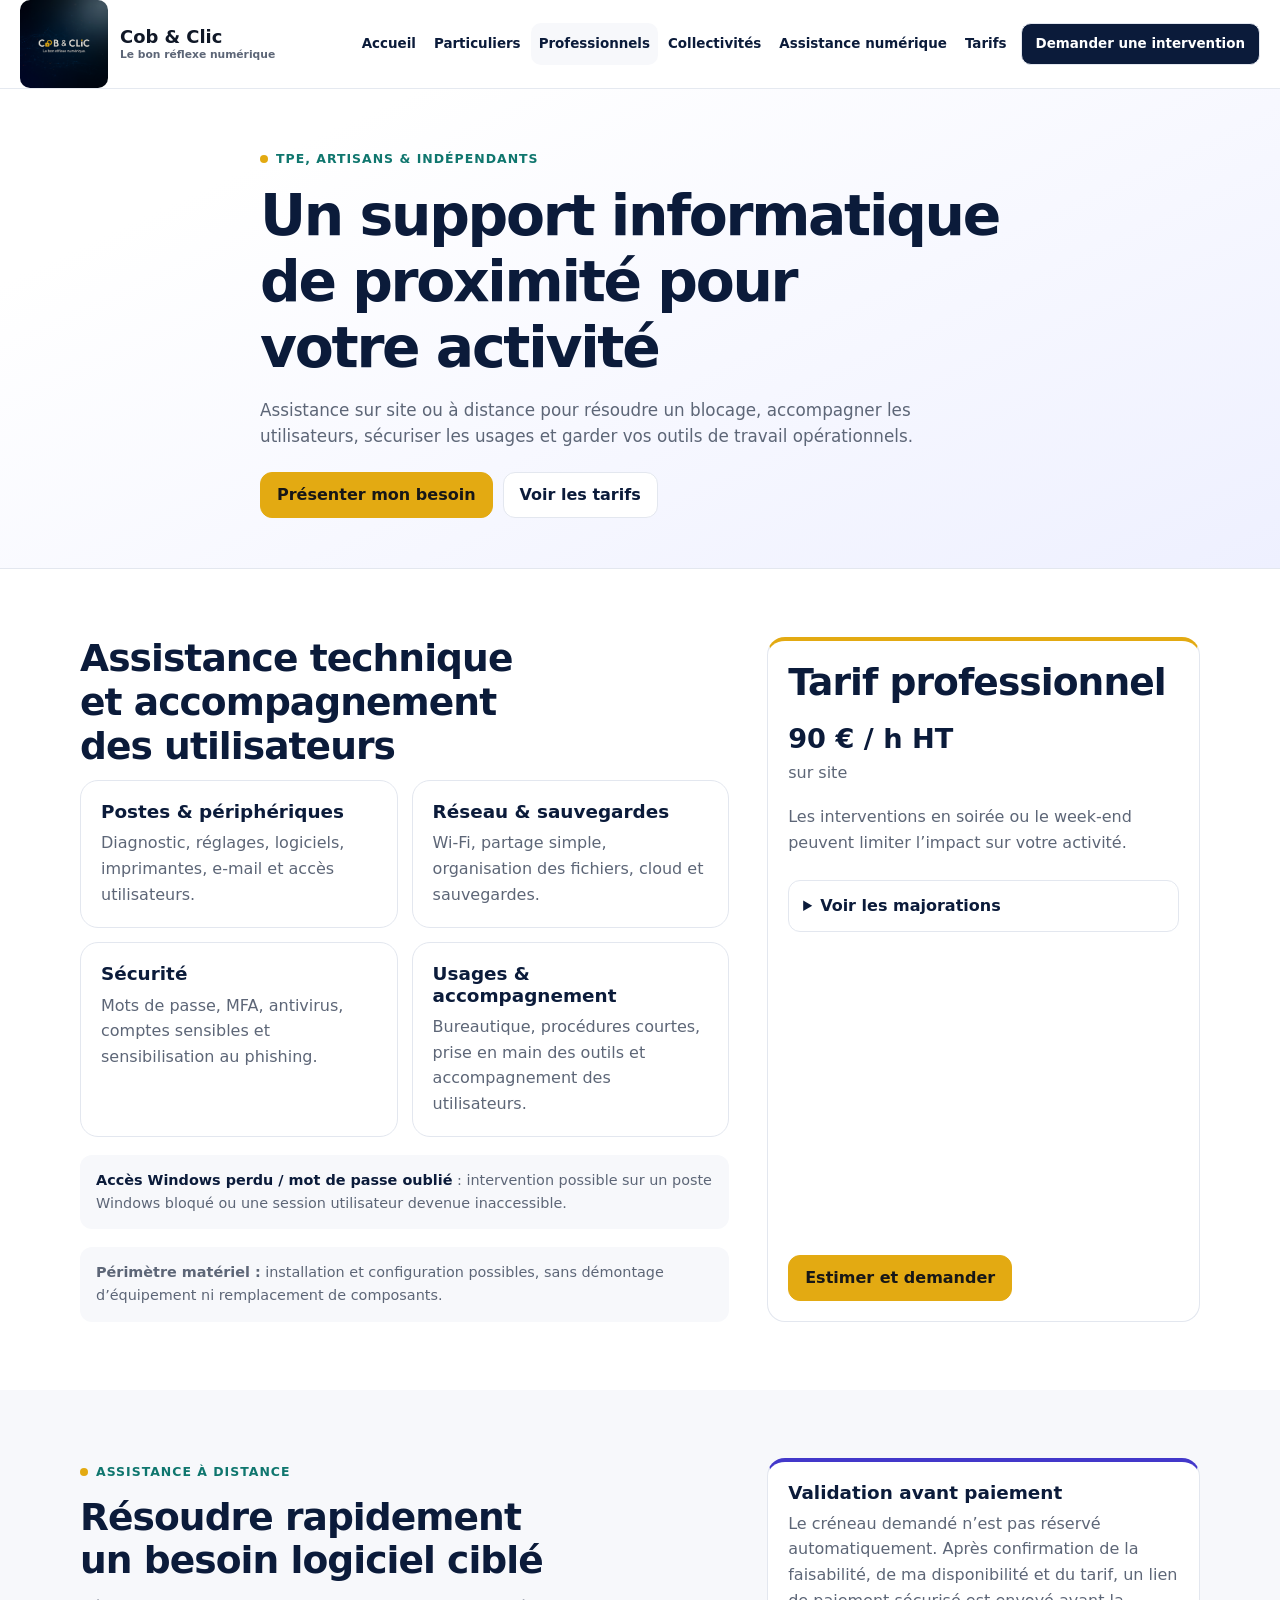
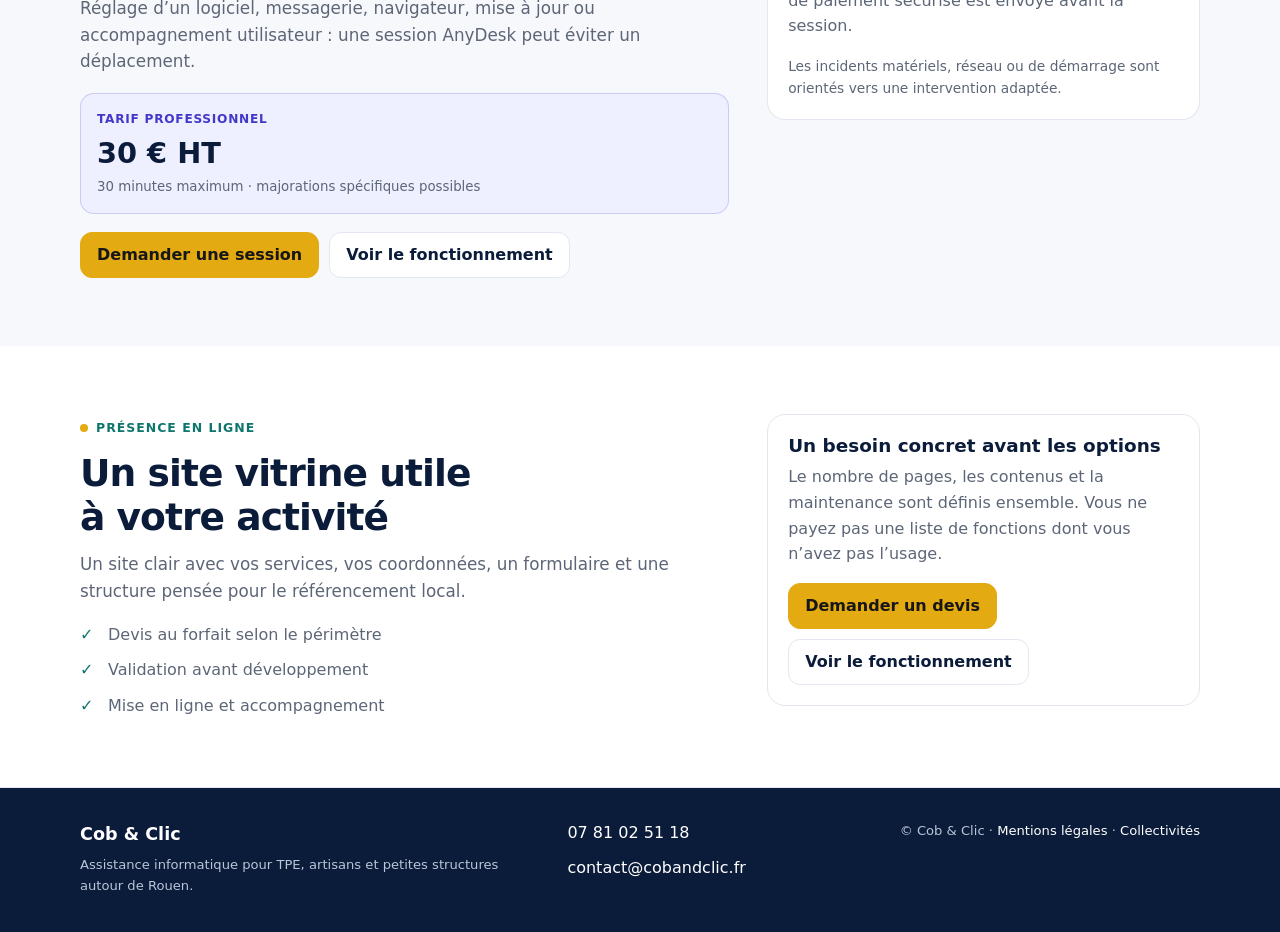
<file: professionnels.html>
<!doctype html>
<html lang="fr">
<head>
  <meta charset="utf-8" />
  <meta name="viewport" content="width=device-width, initial-scale=1" />
  <script async src="https://www.googletagmanager.com/gtag/js?id=G-YQD1PKN8N9"></script>
  <script>window.dataLayer=window.dataLayer||[];function gtag(){dataLayer.push(arguments)}gtag('js',new Date());gtag('config','G-YQD1PKN8N9');</script>
  <title>Assistance informatique TPE et artisans à Rouen | Cob & Clic</title>
  <meta name="description" content="Assistance informatique sur site ou à distance pour TPE, artisans et petites structures autour de Rouen : postes, Wi-Fi, sécurité, sauvegardes et sites vitrines." />
  <meta name="robots" content="index, follow" />
  <link rel="canonical" href="https://www.cobandclic.fr/professionnels.html" />
  <link rel="stylesheet" href="assets/base.css" />
  <link rel="icon" href="favicon.ico" />
  <meta property="og:title" content="Assistance informatique pour professionnels | Cob & Clic" />
  <meta property="og:description" content="Une assistance pragmatique pour TPE, artisans et petites structures autour de Rouen." />
  <meta property="og:image" content="https://www.cobandclic.fr/assets/img/Logo_Cob-and-clic.png" />
  <meta property="og:type" content="website" />
</head>
<body>
<header class="site-header">
  <div class="container wrap">
    <a class="brand" href="index.html" aria-label="Accueil Cob & Clic"><img src="assets/img/Logo_Cob-and-clic.png" alt="Cob & Clic" /><div class="brand-copy"><strong>Cob & Clic</strong><small>Le bon réflexe numérique</small></div></a>
    <button class="nav-toggle" type="button" aria-label="Ouvrir le menu" aria-controls="site-nav" aria-expanded="false"><svg viewBox="0 0 24 24" fill="none" stroke="currentColor" aria-hidden="true"><path d="M3 6h18M3 12h18M3 18h18"/></svg></button>
    <nav class="nav" id="site-nav" aria-label="Navigation principale"><a href="index.html">Accueil</a><a href="particuliers.html">Particuliers</a><a href="professionnels.html">Professionnels</a><a href="collectivites.html">Collectivités</a><a href="formations.html">Assistance numérique</a><a href="tarifs.html">Tarifs</a><a class="btn" href="contact.html?demande=intervention#contact-form">Demander une intervention</a></nav>
  </div>
</header>

<main>
  <section class="page-hero indigo">
    <div class="container narrow">
      <span class="eyebrow">TPE, artisans & indépendants</span>
      <h1>Un support informatique de proximité pour votre activité</h1>
      <p>Assistance sur site ou à distance pour résoudre un blocage, accompagner les utilisateurs, sécuriser les usages et garder vos outils de travail opérationnels.</p>
      <div class="cta"><a class="btn btn-primary" href="contact.html?demande=intervention#contact-form">Présenter mon besoin</a><a class="btn btn-ghost" href="tarifs.html">Voir les tarifs</a></div>
    </div>
  </section>

  <section class="section">
    <div class="container split">
      <div>
        <h2>Assistance technique et accompagnement des utilisateurs</h2>
        <div class="cards two">
          <div class="card"><h3>Postes & périphériques</h3><p>Diagnostic, réglages, logiciels, imprimantes, e-mail et accès utilisateurs.</p></div>
          <div class="card"><h3>Réseau & sauvegardes</h3><p>Wi-Fi, partage simple, organisation des fichiers, cloud et sauvegardes.</p></div>
          <div class="card"><h3>Sécurité</h3><p>Mots de passe, MFA, antivirus, comptes sensibles et sensibilisation au phishing.</p></div>
          <div class="card"><h3>Usages & accompagnement</h3><p>Bureautique, procédures courtes, prise en main des outils et accompagnement des utilisateurs.</p></div>
        </div>
        <p class="zone-line"><strong><a href="mot-de-passe-windows-oublie-rouen.html">Accès Windows perdu / mot de passe oublié</a></strong> : intervention possible sur un poste Windows bloqué ou une session utilisateur devenue inaccessible.</p>
        <p class="zone-line"><strong>Périmètre matériel :</strong> installation et configuration possibles, sans démontage d’équipement ni remplacement de composants.</p>
      </div>
      <aside class="card price-card gold">
        <h2>Tarif professionnel</h2>
        <p class="price-meta"><strong>90 € / h HT</strong> sur site</p>
        <p>Les interventions en soirée ou le week-end peuvent limiter l’impact sur votre activité.</p>
        <details><summary>Voir les majorations</summary><ul class="pricing-list"><li><span>19 h à 21 h</span><strong>+25 %</strong></li><li><span>21 h à 23 h</span><strong>+50 %</strong></li><li><span>23 h à 6 h</span><strong>+75 %</strong></li><li><span>6 h à 8 h</span><strong>+25 %</strong></li><li><span>Dimanche</span><strong>+25 %</strong></li><li><span>Demande le jour même</span><strong>+50 %</strong></li></ul><p class="notice">Majorations cumulables. Toute disponibilité reste à confirmer.</p></details>
        <div class="cta"><a class="btn btn-primary" href="contact.html?demande=intervention#contact-form">Estimer et demander</a></div>
      </aside>
    </div>
  </section>

  <section class="section section-muted" id="distance">
    <div class="container split">
      <div>
        <span class="eyebrow">Assistance à distance</span>
        <h2>Résoudre rapidement un besoin logiciel ciblé</h2>
        <p class="lead">Réglage d’un logiciel, messagerie, navigateur, mise à jour ou accompagnement utilisateur : une session AnyDesk peut éviter un déplacement.</p>
        <div class="remote-price-box"><span>Tarif professionnel</span><strong>30 € HT</strong><small>30 minutes maximum · majorations spécifiques possibles</small></div>
        <div class="cta"><a class="btn btn-primary" href="contact.html?demande=distance#contact-form">Demander une session</a><a class="btn btn-ghost" href="assistance-distance.html">Voir le fonctionnement</a></div>
      </div>
      <aside class="card remote-card"><h3>Validation avant paiement</h3><p>Le créneau demandé n’est pas réservé automatiquement. Après confirmation de la faisabilité, de ma disponibilité et du tarif, un lien de paiement sécurisé est envoyé avant la session.</p><p class="notice">Les incidents matériels, réseau ou de démarrage sont orientés vers une intervention adaptée.</p></aside>
    </div>
  </section>

  <section class="section" id="sites">
    <div class="container split">
      <div><span class="eyebrow">Présence en ligne</span><h2>Un site vitrine utile à votre activité</h2><p class="lead">Un site clair avec vos services, vos coordonnées, un formulaire et une structure pensée pour le référencement local.</p><ul class="check-list"><li>Devis au forfait selon le périmètre</li><li>Validation avant développement</li><li>Mise en ligne et accompagnement</li></ul></div>
      <aside class="card"><h3>Un besoin concret avant les options</h3><p>Le nombre de pages, les contenus et la maintenance sont définis ensemble. Vous ne payez pas une liste de fonctions dont vous n’avez pas l’usage.</p><div class="cta"><a class="btn btn-primary" href="contact.html?demande=site#contact-form">Demander un devis</a><a class="btn btn-ghost" href="tarifs.html#sites">Voir le fonctionnement</a></div></aside>
    </div>
  </section>
</main>

<footer class="site-footer"><div class="container footer-grid"><div><div class="footer-brand"><strong>Cob & Clic</strong></div><div class="sub">Assistance informatique pour TPE, artisans et petites structures autour de Rouen.</div></div><div class="footer-links"><a href="tel:+33781025118">07 81 02 51 18</a><a href="mailto:contact@cobandclic.fr">contact@cobandclic.fr</a></div><div class="sub">© Cob & Clic · <a href="mentions-legales.html">Mentions légales</a> · <a href="collectivites.html">Collectivités</a></div></div></footer>
<div class="mobile-cta" aria-label="Actions rapides"><a class="btn btn-primary" href="contact.html?demande=intervention#contact-form">Présenter mon besoin</a></div>
<script src="assets/main.js"></script>
</body>
</html>
</file>
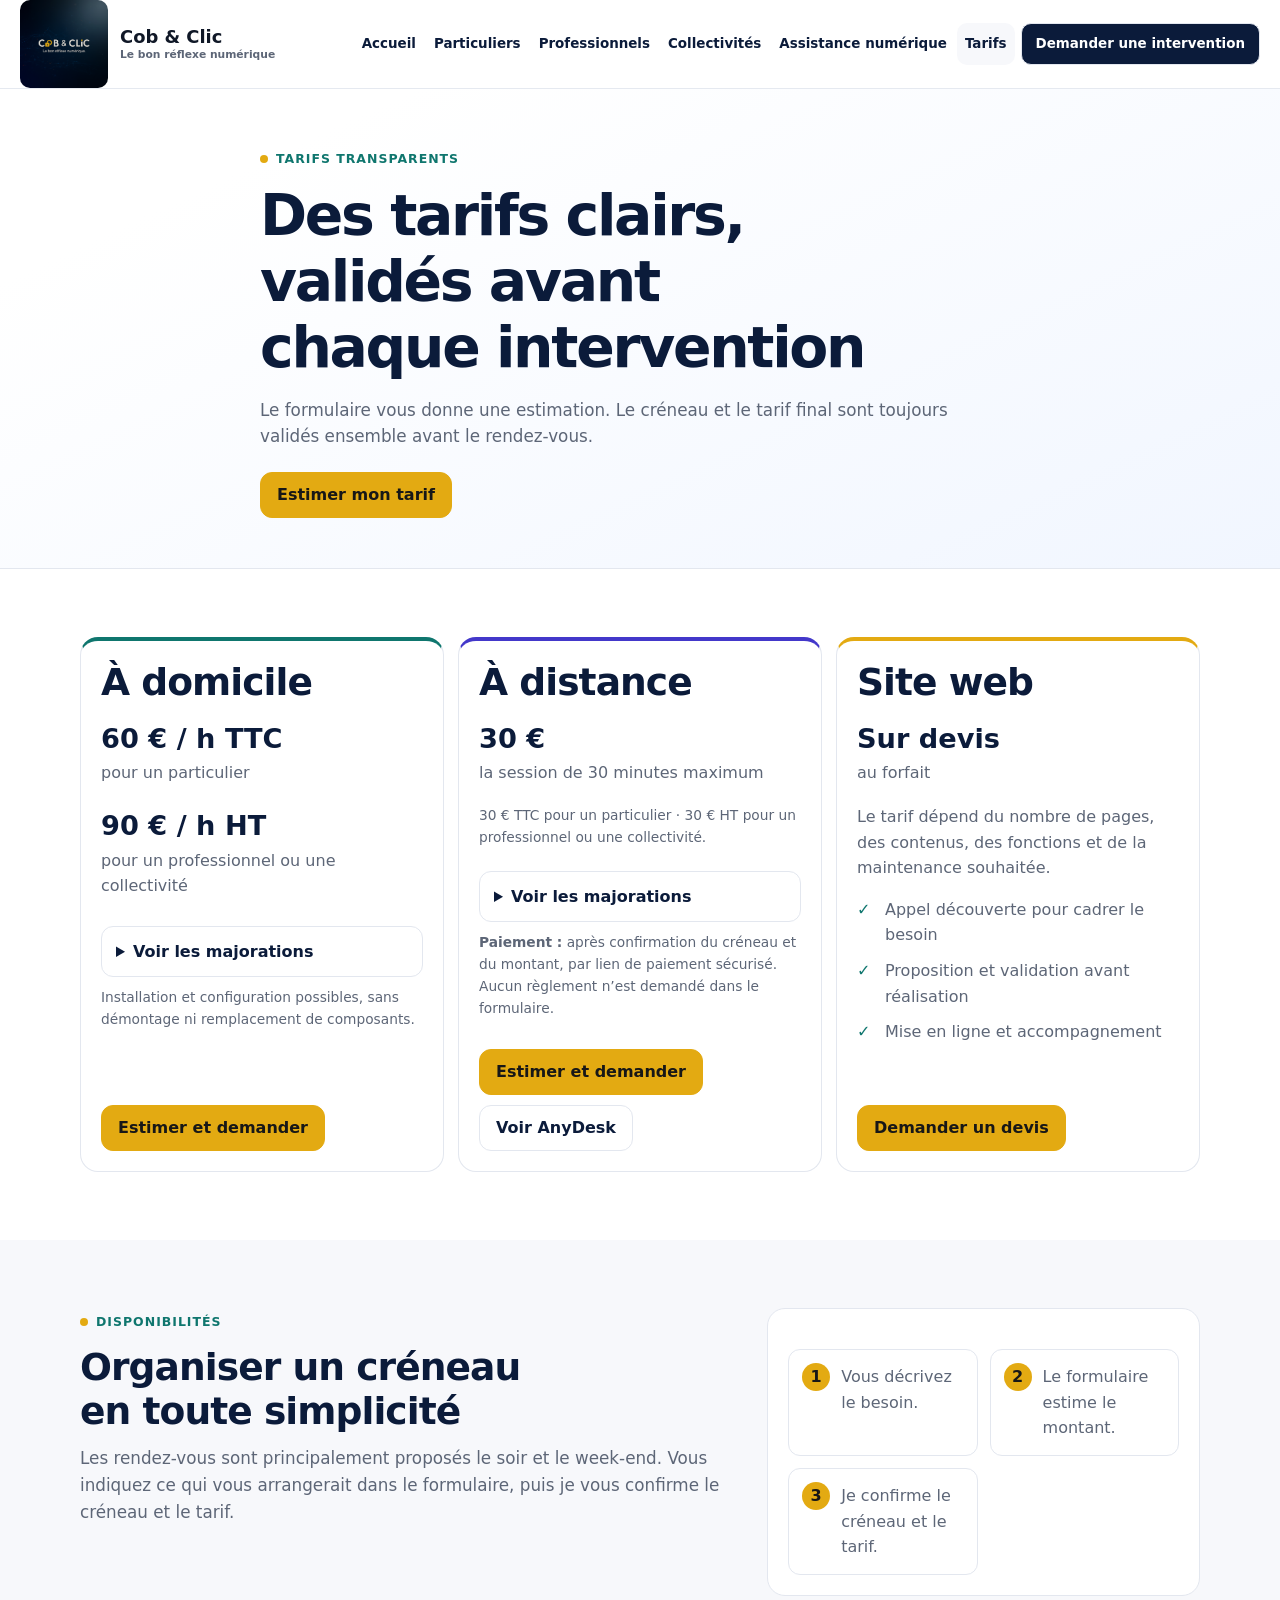
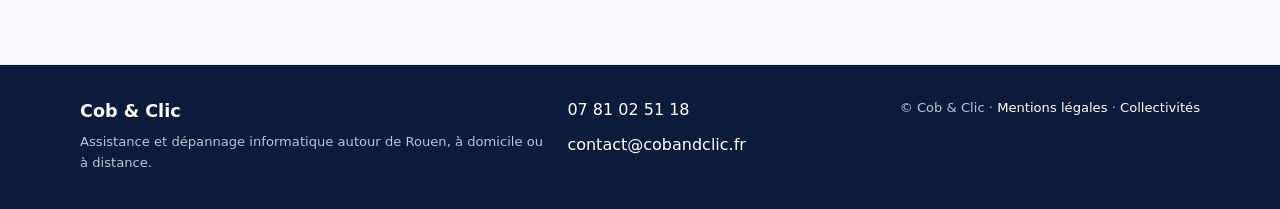
<file: tarifs.html>
<!doctype html>
<html lang="fr">
<head>
  <meta charset="utf-8" />
  <meta name="viewport" content="width=device-width, initial-scale=1" />
  <script async src="https://www.googletagmanager.com/gtag/js?id=G-YQD1PKN8N9"></script>
  <script>window.dataLayer=window.dataLayer||[];function gtag(){dataLayer.push(arguments)}gtag('js',new Date());gtag('config','G-YQD1PKN8N9');</script>
  <title>Tarifs assistance et dépannage informatique à Rouen | Cob & Clic</title>
  <meta name="description" content="Tarifs Cob & Clic : 60 € TTC par heure à domicile pour les particuliers, 90 € HT pour les professionnels et 30 € la session d’assistance à distance." />
  <meta name="robots" content="index, follow" />
  <link rel="canonical" href="https://www.cobandclic.fr/tarifs.html" />
  <link rel="stylesheet" href="assets/base.css" />
  <link rel="icon" href="favicon.ico" />
  <meta property="og:title" content="Tarifs | Cob & Clic" />
  <meta property="og:description" content="Des tarifs annoncés clairement avant chaque intervention." />
  <meta property="og:image" content="https://www.cobandclic.fr/assets/img/Logo_Cob-and-clic.png" />
  <meta property="og:type" content="website" />
</head>
<body>
<header class="site-header"><div class="container wrap"><a class="brand" href="index.html" aria-label="Accueil Cob & Clic"><img src="assets/img/Logo_Cob-and-clic.png" alt="Cob & Clic" /><div class="brand-copy"><strong>Cob & Clic</strong><small>Le bon réflexe numérique</small></div></a><button class="nav-toggle" type="button" aria-label="Ouvrir le menu" aria-controls="site-nav" aria-expanded="false"><svg viewBox="0 0 24 24" fill="none" stroke="currentColor" aria-hidden="true"><path d="M3 6h18M3 12h18M3 18h18"/></svg></button><nav class="nav" id="site-nav" aria-label="Navigation principale"><a href="index.html">Accueil</a><a href="particuliers.html">Particuliers</a><a href="professionnels.html">Professionnels</a><a href="collectivites.html">Collectivités</a><a href="formations.html">Assistance numérique</a><a href="tarifs.html">Tarifs</a><a class="btn" href="contact.html?demande=intervention#contact-form">Demander une intervention</a></nav></div></header>

<main>
  <section class="page-hero"><div class="container narrow"><span class="eyebrow">Tarifs transparents</span><h1>Des tarifs clairs, validés avant chaque intervention</h1><p>Le formulaire vous donne une estimation. Le créneau et le tarif final sont toujours validés ensemble avant le rendez-vous.</p><div class="cta"><a class="btn btn-primary" href="contact.html?demande=intervention#contact-form">Estimer mon tarif</a></div></div></section>

  <section class="section">
    <div class="container">
      <div class="cards three">
        <article class="card price-card teal">
          <h2>À domicile</h2>
          <p class="price-meta"><strong>60 € / h TTC</strong> pour un particulier</p>
          <p class="price-meta"><strong>90 € / h HT</strong> pour un professionnel ou une collectivité</p>
          <details><summary>Voir les majorations</summary><ul class="pricing-list"><li><span>19 h à 21 h</span><strong>+25 %</strong></li><li><span>21 h à 23 h</span><strong>+50 %</strong></li><li><span>23 h à 6 h</span><strong>+75 %</strong></li><li><span>6 h à 8 h</span><strong>+25 %</strong></li><li><span>Dimanche</span><strong>+25 %</strong></li><li><span>Intervention dans la journée</span><strong>+50 %</strong></li></ul><p class="notice">Les majorations sont cumulables. Une intervention le jour même reste soumise à disponibilité.</p></details>
          <p class="notice">Installation et configuration possibles, sans démontage ni remplacement de composants.</p>
          <div class="cta"><a class="btn btn-primary" href="contact.html?demande=intervention#contact-form">Estimer et demander</a></div>
        </article>

        <article class="card price-card indigo" id="distance">
          <h2>À distance</h2>
          <p class="price-meta"><strong>30 €</strong> la session de 30 minutes maximum</p>
          <p class="notice">30 € TTC pour un particulier · 30 € HT pour un professionnel ou une collectivité.</p>
          <details><summary>Voir les majorations</summary><ul class="pricing-list"><li><span>21 h à minuit</span><strong>+25 %</strong></li><li><span>Minuit à 8 h</span><strong>+50 %</strong></li><li><span>Dimanche</span><strong>+25 %</strong></li><li><span>Créneau demandé sous 6 h</span><strong>+50 %</strong></li></ul><p class="notice">Les majorations sont cumulables et calculées sur la base de 30 €.</p></details>
          <p class="notice"><strong>Paiement :</strong> après confirmation du créneau et du montant, par lien de paiement sécurisé. Aucun règlement n’est demandé dans le formulaire.</p>
          <div class="cta"><a class="btn btn-primary" href="contact.html?demande=distance#contact-form">Estimer et demander</a><a class="btn btn-ghost" href="assistance-distance.html">Voir AnyDesk</a></div>
        </article>

        <article class="card price-card gold" id="sites">
          <h2>Site web</h2>
          <p class="price-meta"><strong>Sur devis</strong> au forfait</p>
          <p>Le tarif dépend du nombre de pages, des contenus, des fonctions et de la maintenance souhaitée.</p>
          <ul class="check-list"><li>Appel découverte pour cadrer le besoin</li><li>Proposition et validation avant réalisation</li><li>Mise en ligne et accompagnement</li></ul>
          <div class="cta"><a class="btn btn-primary" href="contact.html?demande=site#contact-form">Demander un devis</a></div>
        </article>
      </div>
    </div>
  </section>

  <section class="section section-muted">
    <div class="container split">
      <div><span class="eyebrow">Disponibilités</span><h2>Organiser un créneau en toute simplicité</h2><p class="lead">Les rendez-vous sont principalement proposés le soir et le week-end. Vous indiquez ce qui vous arrangerait dans le formulaire, puis je vous confirme le créneau et le tarif.</p></div>
      <aside class="card"><ol class="process"><li>Vous décrivez le besoin.</li><li>Le formulaire estime le montant.</li><li>Je confirme le créneau et le tarif.</li></ol></aside>
    </div>
  </section>
</main>

<footer class="site-footer"><div class="container footer-grid"><div><div class="footer-brand"><strong>Cob & Clic</strong></div><div class="sub">Assistance et dépannage informatique autour de Rouen, à domicile ou à distance.</div></div><div class="footer-links"><a href="tel:+33781025118">07 81 02 51 18</a><a href="mailto:contact@cobandclic.fr">contact@cobandclic.fr</a></div><div class="sub">© Cob & Clic · <a href="mentions-legales.html">Mentions légales</a> · <a href="collectivites.html">Collectivités</a></div></div></footer>
<div class="mobile-cta" aria-label="Actions rapides"><a class="btn btn-primary" href="contact.html?demande=intervention#contact-form">Estimer mon tarif</a></div>
<script src="assets/main.js"></script>
</body>
</html>
</file>
<file: assets/base.css>
:root {
  --bg: #ffffff;
  --surface: #f7f8fb;
  --surface-blue: #f1f6ff;
  --text: #101827;
  --muted: #5d6677;
  --primary: #0b1b3a;
  --primary-soft: #eaf0fb;
  --accent: #e3aa12;
  --accent-soft: #fff8e2;
  --teal: #0f766e;
  --teal-soft: #eaf8f6;
  --indigo: #4338ca;
  --indigo-soft: #eef0ff;
  --border: #e3e7ef;
  --danger: #9f1239;
  --radius: 18px;
  --radius-small: 12px;
  --shadow: 0 18px 50px rgba(11, 27, 58, 0.09);
  --header-height: 78px;
}

* {
  box-sizing: border-box;
}

html {
  scroll-behavior: smooth;
  scroll-padding-top: calc(var(--header-height) + 18px);
}

body {
  margin: 0;
  color: var(--text);
  background: var(--bg);
  font-family: Inter, ui-sans-serif, system-ui, -apple-system, BlinkMacSystemFont, "Segoe UI", sans-serif;
  font-size: 16px;
  line-height: 1.6;
  text-rendering: optimizeLegibility;
}

p,
li,
a,
span {
  overflow-wrap: anywhere;
}

body.nav-open {
  overflow: hidden;
}

a {
  color: var(--primary);
  text-decoration: none;
}

button,
input,
select,
textarea {
  font: inherit;
}

button,
a {
  -webkit-tap-highlight-color: transparent;
}

img {
  display: block;
  max-width: 100%;
  height: auto;
}

h1,
h2,
h3,
h4,
p,
ul,
ol {
  margin-top: 0;
}

h1,
h2,
h3,
h4 {
  color: var(--primary);
  line-height: 1.16;
  text-wrap: balance;
}

h1 {
  margin-bottom: 16px;
  font-size: clamp(2.15rem, 9vw, 3.55rem);
  letter-spacing: -0.04em;
}

h2 {
  margin-bottom: 12px;
  font-size: clamp(1.65rem, 6vw, 2.35rem);
  letter-spacing: -0.025em;
}

h3 {
  margin-bottom: 8px;
  font-size: 1.15rem;
}

p:last-child,
ul:last-child,
ol:last-child {
  margin-bottom: 0;
}

:focus-visible {
  outline: 3px solid rgba(227, 170, 18, 0.7);
  outline-offset: 3px;
}

.container {
  width: min(calc(100% - 32px), 1120px);
  margin-inline: auto;
}

.narrow {
  max-width: 760px;
}

.lead {
  max-width: 730px;
  color: var(--muted);
  font-size: 1.05rem;
}

.eyebrow {
  display: inline-flex;
  align-items: center;
  gap: 8px;
  margin-bottom: 14px;
  color: var(--teal);
  font-size: 0.78rem;
  font-weight: 800;
  letter-spacing: 0.08em;
  text-transform: uppercase;
}

.eyebrow::before {
  width: 8px;
  height: 8px;
  border-radius: 50%;
  background: var(--accent);
  content: "";
}

/* Header */

.nav a,
.nav .btn {
  overflow-wrap: normal;
  word-break: normal;
  hyphens: none;
}

.site-header {
  position: sticky;
  top: 0;
  z-index: 50;
  min-height: var(--header-height);
  border-bottom: 1px solid rgba(227, 231, 239, 0.9);
  background: rgba(255, 255, 255, 0.96);
  backdrop-filter: blur(14px);
}

.site-header .wrap {
  display: flex;
  min-height: var(--header-height);
  align-items: center;
  justify-content: space-between;
  gap: 14px;
}

.brand {
  display: inline-flex;
  min-width: 0;
  align-items: center;
  gap: 12px;
  color: var(--text);
}

.brand img {
  width: 100px;
  height: 100px;
  flex: 0 0 100px;
  border-radius: 10px;
  object-fit: cover;
}

.brand-copy {
  display: flex;
  min-width: 0;
  flex-direction: column;
  line-height: 1.08;
}

.brand-copy strong {
  font-size: 1.12rem;
  font-weight: 850;
}

.brand-copy small {
  display: block;
  max-width: 225px;
  margin-top: 3px;
  color: var(--muted);
  font-size: 0.72rem;
  font-weight: 600;
  line-height: 1.18;
  white-space: nowrap;
}

.nav-toggle {
  display: inline-grid;
  width: 44px;
  height: 44px;
  flex: 0 0 44px;
  place-items: center;
  border: 1px solid var(--border);
  border-radius: 12px;
  background: #fff;
  color: var(--primary);
  cursor: pointer;
}

.nav-toggle svg {
  width: 23px;
  height: 23px;
  stroke-width: 2;
}

.nav {
  position: fixed;
  top: var(--header-height);
  right: 0;
  left: 0;
  display: none;
  max-height: calc(100vh - var(--header-height));
  overflow-y: auto;
  padding: 12px 16px 20px;
  border-bottom: 1px solid var(--border);
  background: #fff;
  box-shadow: var(--shadow);
}

.nav.open {
  display: grid;
  gap: 4px;
}

.nav a {
  display: flex;
  min-height: 46px;
  align-items: center;
  padding: 10px 12px;
  border-radius: 10px;
  font-weight: 650;
}

.nav a:hover,
.nav a[aria-current="page"] {
  background: var(--surface);
}

.nav .btn {
  justify-content: center;
  margin-top: 6px;
  background: var(--primary);
  color: #fff;
}

/* Buttons */
.cta {
  display: flex;
  flex-direction: column;
  gap: 10px;
}

.btn {
  display: inline-flex;
  min-height: 46px;
  align-items: center;
  justify-content: center;
  padding: 11px 16px;
  border: 1px solid var(--border);
  border-radius: 12px;
  background: #fff;
  color: var(--primary);
  font-weight: 750;
  line-height: 1.25;
  text-align: center;
  cursor: pointer;
  transition: transform 160ms ease, box-shadow 160ms ease, background 160ms ease;
}

.btn:hover {
  transform: translateY(-1px);
  box-shadow: 0 10px 28px rgba(11, 27, 58, 0.12);
}

.btn-primary {
  border-color: var(--accent);
  background: var(--accent);
  color: #171717;
}

.btn-dark,
.btn-anydesk {
  border-color: var(--primary);
  background: var(--primary);
  color: #fff;
}

.btn-ghost,
.btn-outline {
  background: #fff;
}

.text-link {
  display: inline-flex;
  min-height: 42px;
  align-items: center;
  color: var(--primary);
  font-weight: 750;
  text-decoration: underline;
  text-decoration-color: rgba(11, 27, 58, 0.25);
  text-underline-offset: 4px;
}

/* Hero */
.hero,
.page-hero {
  border-bottom: 1px solid var(--border);
  background: linear-gradient(155deg, #fff 18%, var(--surface-blue) 100%);
}

.hero {
  padding: 42px 0 38px;
}

.page-hero {
  padding: 38px 0 34px;
}

.page-hero.teal {
  background: linear-gradient(155deg, #fff 18%, var(--teal-soft) 100%);
}

.page-hero.indigo,
.page-hero.purple {
  background: linear-gradient(155deg, #fff 18%, var(--indigo-soft) 100%);
}

.hero .inner {
  display: grid;
  gap: 26px;
}

.hero-copy {
  max-width: 710px;
}

.hero-summary,
.page-hero p {
  max-width: 720px;
  margin-bottom: 22px;
  color: var(--muted);
  font-size: 1.05rem;
}

.hero-panel {
  padding: 22px;
  border: 1px solid rgba(227, 170, 18, 0.35);
  border-radius: var(--radius);
  background: rgba(255, 255, 255, 0.88);
  box-shadow: var(--shadow);
}

.hero-panel .price-pair {
  display: grid;
  grid-template-columns: 1fr 1fr;
  gap: 10px;
  margin: 18px 0;
}

.price-pair div {
  padding: 12px;
  border-radius: 12px;
  background: var(--surface);
}

.price-pair strong,
.price-pair span {
  display: block;
}

.price-pair strong {
  color: var(--primary);
  font-size: 1.2rem;
}

.price-pair span {
  color: var(--muted);
  font-size: 0.75rem;
}

.availability-line {
  display: flex;
  align-items: flex-start;
  gap: 10px;
  margin-top: 18px;
  padding: 12px 14px;
  border-radius: 12px;
  background: var(--accent-soft);
  color: #51451d;
  font-size: 0.9rem;
}

.availability-line::before {
  flex: 0 0 auto;
  color: var(--accent);
  content: "●";
}

/* Sections and cards */
.section,
.section-band {
  padding: 44px 0;
}

.section-band {
  border-block: 1px solid var(--border);
}

.section--blue,
.section-muted,
.why-section {
  background: var(--surface);
}

.section-heading {
  display: flex;
  margin-bottom: 22px;
  flex-direction: column;
  gap: 4px;
}

.cards {
  display: grid;
  grid-template-columns: 1fr;
  gap: 14px;
}

.card {
  padding: 20px;
  border: 1px solid var(--border);
  border-radius: var(--radius);
  background: #fff;
}

.card p,
.card li {
  color: var(--muted);
}

.card-link {
  position: relative;
  display: block;
  height: 100%;
  color: inherit;
  transition: transform 160ms ease, border-color 160ms ease, box-shadow 160ms ease;
}

.card-link::after {
  display: block;
  margin-top: 14px;
  color: var(--primary);
  font-weight: 800;
  content: "En savoir plus →";
}

.card-link:hover {
  transform: translateY(-2px);
  border-color: #cbd3e2;
  box-shadow: var(--shadow);
}

.card.teal {
  border-top: 4px solid var(--teal);
}

.card.indigo,
.remote-card {
  border-top: 4px solid var(--indigo);
}

.card.gold,
.availability-card {
  border-top: 4px solid var(--accent);
}

.card.purple {
  border-top: 4px solid #7c3aed;
}

.split {
  display: grid;
  gap: 20px;
}

.stack {
  display: grid;
  gap: 14px;
}

.compact-list,
.kit,
.steps {
  margin: 0;
  padding-left: 20px;
}

.compact-list li,
.kit li,
.steps li {
  margin: 7px 0;
}

.check-list {
  display: grid;
  gap: 10px;
  margin: 0;
  padding: 0;
  list-style: none;
}

.check-list li {
  position: relative;
  padding-left: 28px;
  color: var(--muted);
}

.check-list li::before {
  position: absolute;
  top: 0;
  left: 0;
  color: var(--teal);
  font-weight: 900;
  content: "✓";
}

.quick-points {
  display: flex;
  flex-wrap: wrap;
  gap: 8px;
  margin: 18px 0 0;
  padding: 0;
  list-style: none;
}

.quick-points li,
.badge {
  display: inline-flex;
  align-items: center;
  padding: 6px 10px;
  border: 1px solid var(--border);
  border-radius: 999px;
  background: #fff;
  color: var(--muted);
  font-size: 0.78rem;
  font-weight: 650;
}

.badge-list {
  display: flex;
  flex-wrap: wrap;
  gap: 8px;
}

.zone-line {
  margin-top: 18px;
  padding: 14px 16px;
  border-radius: 12px;
  background: var(--surface);
  color: var(--muted);
  font-size: 0.9rem;
}

.notice {
  color: var(--muted);
  font-size: 0.86rem;
}

.micro-notice,
.security-note,
.limit-note {
  padding: 14px 16px;
  border: 1px solid rgba(227, 170, 18, 0.3);
  border-left: 4px solid var(--accent);
  border-radius: 12px;
  background: var(--accent-soft);
  color: #5e542f;
  font-size: 0.9rem;
}

.security-note {
  border-color: rgba(15, 118, 110, 0.25);
  border-left-color: var(--teal);
  background: var(--teal-soft);
  color: #315b57;
}

.limit-note {
  color: #5b5030;
}

.credential-strip {
  display: grid;
  gap: 16px;
  padding: 22px;
  border: 1px solid var(--border);
  border-radius: var(--radius);
  background: #fff;
}

.credential-strip strong {
  color: var(--primary);
}

.price {
  margin: 12px 0;
  color: var(--primary) !important;
  font-size: 1.55rem;
  font-weight: 850;
}

.price-card {
  display: flex;
  min-height: 100%;
  flex-direction: column;
}

.price-card .cta {
  margin-top: auto;
  padding-top: 16px;
}

.price-meta {
  margin-bottom: 18px;
  color: var(--muted);
}

.price-meta strong {
  display: block;
  color: var(--primary);
  font-size: 1.7rem;
}

.pricing-list {
  margin: 14px 0;
  padding: 0;
  border-top: 1px solid var(--border);
  list-style: none;
}

.pricing-list li {
  display: flex;
  align-items: flex-start;
  justify-content: space-between;
  gap: 12px;
  padding: 9px 0;
  border-bottom: 1px solid var(--border);
  color: var(--muted);
}

.pricing-list strong {
  color: var(--primary);
  white-space: nowrap;
}

.remote-price-box {
  margin: 18px 0;
  padding: 16px;
  border: 1px solid rgba(67, 56, 202, 0.2);
  border-radius: 14px;
  background: var(--indigo-soft);
}

.remote-price-box span,
.remote-price-box strong,
.remote-price-box small {
  display: block;
}

.remote-price-box span {
  color: var(--indigo);
  font-size: 0.76rem;
  font-weight: 800;
  letter-spacing: 0.06em;
  text-transform: uppercase;
}

.remote-price-box strong {
  color: var(--primary);
  font-size: 1.8rem;
}

.remote-price-box small {
  color: var(--muted);
}

.process {
  display: grid;
  gap: 12px;
  margin: 20px 0 0;
  padding: 0;
  list-style: none;
  counter-reset: process;
}

.process li {
  position: relative;
  padding: 14px 14px 14px 52px;
  border: 1px solid var(--border);
  border-radius: 12px;
  background: #fff;
  color: var(--muted);
  counter-increment: process;
}

.process li::before {
  position: absolute;
  top: 13px;
  left: 13px;
  display: grid;
  width: 28px;
  height: 28px;
  place-items: center;
  border-radius: 50%;
  background: var(--accent);
  color: #171717;
  font-weight: 850;
  content: counter(process);
}

.tutorial-steps {
  display: grid;
  gap: 12px;
  margin: 22px 0 0;
  padding: 0;
  list-style: none;
  counter-reset: tutorial;
}

.tutorial-steps li {
  position: relative;
  padding: 18px 16px 18px 56px;
  border: 1px solid var(--border);
  border-radius: 14px;
  background: #fff;
  color: var(--muted);
  counter-increment: tutorial;
}

.tutorial-steps li::before {
  position: absolute;
  top: 17px;
  left: 15px;
  display: grid;
  width: 30px;
  height: 30px;
  place-items: center;
  border-radius: 50%;
  background: var(--accent);
  color: #171717;
  font-weight: 850;
  content: counter(tutorial);
}

.tutorial-steps strong {
  display: block;
  margin-bottom: 4px;
  color: var(--primary);
}

details {
  margin: 9px 0;
  border: 1px solid var(--border);
  border-radius: 12px;
  background: #fff;
}

details summary {
  min-height: 48px;
  padding: 12px 42px 12px 14px;
  color: var(--primary);
  font-weight: 750;
  cursor: pointer;
}

details > :not(summary) {
  margin-inline: 14px;
}

details > :last-child {
  margin-bottom: 14px;
}

.divider {
  height: 1px;
  margin: 28px 0;
  background: var(--border);
}

/* Forms and planner */
.contact-intro {
  display: grid;
  gap: 10px;
  margin: 22px 0 30px;
}

.contact-choice {
  display: flex;
  min-height: 48px;
  align-items: center;
  justify-content: space-between;
  gap: 12px;
  padding: 12px 14px;
  border: 1px solid var(--border);
  border-radius: 12px;
  background: #fff;
  font-weight: 750;
}

.contact-choice span {
  min-width: 0;
  color: var(--muted);
  font-size: 0.82rem;
  font-weight: 500;
  text-align: right;
}

.contact-form {
  display: grid;
  gap: 14px;
  padding: 20px;
  border: 1px solid var(--border);
  border-radius: var(--radius);
  background: #fff;
}

.contact-form label,
.planner label {
  color: var(--text);
  font-size: 0.9rem;
  font-weight: 700;
}

.contact-form input,
.contact-form select,
.contact-form textarea,
.planner input,
.planner select {
  width: 100%;
  min-height: 46px;
  margin-top: 5px;
  padding: 10px 12px;
  border: 1px solid #cfd6e2;
  border-radius: 10px;
  background: #fff;
  color: var(--text);
  font-size: 16px;
}

.contact-form textarea {
  min-height: 130px;
  resize: vertical;
}

.field-full {
  grid-column: 1 / -1;
}

.field-help {
  display: block;
  margin-top: 5px;
  color: #737d8f;
  font-size: 0.76rem;
  font-weight: 500;
  line-height: 1.4;
}

.checkbox-label input {
  width: auto;
  min-height: auto;
  margin: 10px 7px 0 0;
}

.planner {
  padding: 16px;
  border: 1px solid rgba(227, 170, 18, 0.35);
  border-radius: 14px;
  background: var(--accent-soft);
}

.planner .grid {
  display: grid;
  gap: 12px;
}

.planner .result {
  margin-top: 14px;
  padding: 14px;
  border-radius: 12px;
  background: #fff;
}

.planner .rate-label {
  color: var(--muted);
  font-size: 0.72rem;
  font-weight: 800;
  letter-spacing: 0.06em;
  text-transform: uppercase;
}

.planner .rate {
  color: var(--primary);
  font-size: 1.45rem;
  font-weight: 900;
}

.planner .rate-detail {
  color: var(--muted);
  font-size: 0.84rem;
}

.form-honeypot {
  position: absolute !important;
  left: -10000px !important;
  width: 1px !important;
  height: 1px !important;
  overflow: hidden !important;
}

.form-status {
  display: none;
  grid-column: 1 / -1;
  padding: 12px 14px;
  border: 1px solid var(--border);
  border-radius: 12px;
  font-size: 0.9rem;
}

.form-status.is-visible {
  display: block;
}

.form-status.pending {
  background: var(--surface);
  color: var(--muted);
}

.form-status.success {
  border-color: #86d7a5;
  background: #ecfdf3;
  color: #166534;
}

.form-status.error {
  border-color: #f3a6ad;
  background: #fff1f2;
  color: var(--danger);
}

.contact-form button:disabled {
  opacity: 0.65;
  cursor: wait;
}

/* Footer and mobile action bar */
.site-footer {
  padding: 32px 0 94px;
  border-top: 1px solid var(--border);
  background: var(--primary);
  color: #d7dfed;
}

.footer-grid {
  display: grid;
  gap: 22px;
}

.site-footer strong,
.site-footer a {
  color: #fff;
}

.footer-brand {
  margin-bottom: 6px;
  font-size: 1.1rem;
}

.footer-links {
  display: flex;
  flex-wrap: wrap;
  gap: 10px 18px;
}

.sub {
  color: #b9c5d8;
  font-size: 0.82rem;
}

.mobile-cta {
  position: fixed;
  right: 0;
  bottom: 0;
  left: 0;
  z-index: 45;
  display: grid;
  grid-template-columns: 1fr;
  gap: 8px;
  padding: 9px 12px calc(9px + env(safe-area-inset-bottom));
  border-top: 1px solid var(--border);
  background: rgba(255, 255, 255, 0.97);
  box-shadow: 0 -8px 26px rgba(11, 27, 58, 0.1);
  backdrop-filter: blur(12px);
}

.mobile-cta .btn {
  min-height: 44px;
  padding: 9px 10px;
  font-size: 0.88rem;
}


.contact-form input[aria-invalid="true"] {
  border-color: var(--danger);
  box-shadow: 0 0 0 3px rgba(159, 18, 57, 0.08);
}

.field-error {
  display: block;
  min-height: 1.2em;
  margin-top: 4px;
  color: var(--danger);
  font-size: 0.78rem;
  font-weight: 650;
  line-height: 1.35;
}

/* Private payment page: deliberately absent from navigation and sitemap. */
.payment-page {
  min-height: 100vh;
  background: linear-gradient(180deg, var(--surface-blue) 0, #fff 55%);
}

.payment-shell {
  width: min(calc(100% - 32px), 760px);
  margin: 0 auto;
  padding: 48px 0 64px;
}

.payment-logo {
  width: min(250px, 72vw);
  height: 78px;
  margin: 0 auto 28px;
  border-radius: 12px;
  object-fit: cover;
  object-position: center 52%;
}

.payment-panel {
  padding: clamp(22px, 5vw, 38px);
  border: 1px solid var(--border);
  border-radius: 24px;
  background: rgba(255, 255, 255, 0.98);
  box-shadow: var(--shadow);
}

.payment-panel h1 {
  font-size: clamp(2rem, 7vw, 3rem);
}

.payment-summary {
  display: grid;
  gap: 10px;
  margin: 24px 0;
  padding: 18px;
  border: 1px solid var(--border);
  border-radius: 14px;
  background: var(--surface);
}

.payment-summary div {
  display: flex;
  justify-content: space-between;
  gap: 18px;
}

.payment-summary span {
  color: var(--muted);
}

.payment-provider-grid {
  display: grid;
  gap: 12px;
  margin: 22px 0;
}

.payment-provider {
  padding: 16px;
  border: 1px solid var(--border);
  border-radius: 14px;
  background: #fff;
}

.payment-provider strong,
.payment-provider span {
  display: block;
}

.payment-provider span {
  margin-top: 3px;
  color: var(--muted);
  font-size: 0.9rem;
}

.payment-disabled {
  margin-top: 14px;
  color: var(--muted);
  font-size: 0.84rem;
}

.payment-trust {
  margin-top: 22px;
  padding-top: 18px;
  border-top: 1px solid var(--border);
  color: var(--muted);
  font-size: 0.9rem;
}

@media (min-width: 640px) {
  .cta {
    flex-direction: row;
    flex-wrap: wrap;
  }

  .btn {
    width: auto;
  }

  .cards.two,
  .cards.three,
  .tutorial-steps,
  .process {
    grid-template-columns: repeat(2, minmax(0, 1fr));
  }

  .credential-strip {
    grid-template-columns: 1.15fr 0.85fr;
    align-items: center;
  }

  .contact-intro {
    grid-template-columns: repeat(3, 1fr);
  }

  .contact-form,
  .planner .grid {
    grid-template-columns: repeat(2, minmax(0, 1fr));
  }
}

@media (max-width: 1179px) {
  /* Header compact tant que la navigation complète n'a pas assez de place. */
  :root {
    --header-height: 96px;
  }

  .site-header .wrap {
    gap: 12px;
  }

  .brand {
    gap: 10px;
  }

  .brand img {
    width: 78px;
    height: 78px;
    flex-basis: 78px;
    border-radius: 10px;
  }

  .brand-copy strong {
    font-size: 1.05rem;
  }

  .brand-copy small {
    max-width: 170px;
    font-size: 0.65rem;
    line-height: 1.14;
  }

  .nav-toggle {
    width: 48px;
    height: 48px;
    flex-basis: 48px;
    border-width: 2px;
    border-radius: 14px;
  }

  .nav-toggle svg {
    width: 26px;
    height: 26px;
    stroke-width: 3;
  }
}

@media (min-width: 860px) {
  .hero {
    padding: 72px 0 64px;
  }

  .page-hero {
    padding: 56px 0 50px;
  }

  .hero .inner {
    grid-template-columns: minmax(0, 1.35fr) minmax(300px, 0.65fr);
    align-items: center;
    gap: 54px;
  }

  .section,
  .section-band {
    padding: 68px 0;
  }

  .cards.three {
    grid-template-columns: repeat(3, minmax(0, 1fr));
  }

  .split {
    grid-template-columns: minmax(0, 1.2fr) minmax(280px, 0.8fr);
    align-items: start;
    gap: 38px;
  }

  .footer-grid {
    grid-template-columns: 1.5fr 1fr auto;
    align-items: start;
  }

  .site-footer {
    padding-bottom: 36px;
  }

  .mobile-cta {
    display: none;
  }
}



@media (min-width: 1180px) {
  body.nav-open {
    overflow: auto;
  }

  .site-header .container {
    width: min(calc(100% - 32px), 1240px);
  }

  .site-header .wrap {
    gap: 20px;
  }

  .brand {
    flex: 0 0 auto;
  }

  .brand img {
    width: 88px;
    height: 88px;
    flex-basis: 88px;
  }

  .brand-copy {
    flex: 0 0 auto;
  }

  .brand-copy small {
    max-width: 190px;
    font-size: 0.67rem;
  }

  .nav-toggle {
    display: none;
  }

  .nav {
    position: static;
    display: flex;
    flex: 1 1 auto;
    min-width: 0;
    max-height: none;
    align-items: center;
    justify-content: flex-end;
    gap: 2px;
    overflow: visible;
    padding: 0;
    border: 0;
    box-shadow: none;
  }

  .nav a {
    min-height: 42px;
    flex: 0 0 auto;
    padding: 9px 8px;
    font-size: 0.84rem;
    white-space: nowrap;
    overflow-wrap: normal;
    word-break: normal;
    hyphens: none;
  }

  .nav .btn {
    flex-shrink: 0;
    margin-top: 0;
    margin-left: 4px;
    padding-inline: 14px;
  }
}

@media (min-width: 1320px) {
  .nav a {
    padding-inline: 10px;
    font-size: 0.88rem;
  }
}

@media (min-width: 1440px) {
  .site-header .container {
    width: min(calc(100% - 40px), 1320px);
  }

  .nav a {
    padding-inline: 11px;
    font-size: 0.9rem;
  }
}

@media (max-width: 420px) {
  :root {
    --header-height: 90px;
  }

  .brand {
    gap: 8px;
  }

  .brand img {
    width: 68px;
    height: 68px;
    flex-basis: 68px;
  }

  .brand-copy strong {
    font-size: 0.98rem;
  }

  .brand-copy small {
    max-width: 138px;
    font-size: 0.61rem;
    line-height: 1.12;
  }

  .nav-toggle {
    width: 46px;
    height: 46px;
    flex-basis: 46px;
  }

  .nav-toggle svg {
    width: 24px;
    height: 24px;
  }

  .price-pair strong {
    font-size: 1.05rem;
  }
}

@media (prefers-reduced-motion: reduce) {
  html {
    scroll-behavior: auto;
  }

  *,
  *::before,
  *::after {
    scroll-behavior: auto !important;
    transition: none !important;
  }
}

/* --------------------------------------------------------------------------
   Gestion des paiements - interface privée + page client
   Ces pages sont absentes de la navigation et du sitemap.
   -------------------------------------------------------------------------- */
.payment-admin-page,
.payment-client-page {
  min-height: 100vh;
  background:
    radial-gradient(circle at 8% 0%, rgba(227, 170, 18, 0.12), transparent 28rem),
    radial-gradient(circle at 92% 4%, rgba(15, 118, 110, 0.09), transparent 30rem),
    linear-gradient(180deg, #f7f9fd 0%, #fff 52%);
}

.payment-admin-shell {
  width: min(calc(100% - 28px), 1320px);
  margin: 0 auto;
  padding: 22px 0 54px;
}

.payment-admin-topbar {
  display: flex;
  align-items: center;
  justify-content: space-between;
  gap: 16px;
  padding: 12px 16px;
  border: 1px solid rgba(227, 231, 239, 0.9);
  border-radius: 18px;
  background: rgba(255, 255, 255, 0.9);
  box-shadow: 0 10px 35px rgba(11, 27, 58, 0.06);
  backdrop-filter: blur(16px);
}

.payment-admin-brand {
  display: inline-flex;
  align-items: center;
  gap: 11px;
  color: var(--primary);
}

.payment-admin-brand img {
  width: 48px;
  height: 48px;
  flex: 0 0 48px;
  border-radius: 12px;
  object-fit: cover;
}

.payment-admin-brand span,
.payment-admin-brand strong,
.payment-admin-brand small {
  display: block;
}

.payment-admin-brand strong {
  font-size: 1.02rem;
  line-height: 1.08;
}

.payment-admin-brand small {
  margin-top: 3px;
  color: var(--muted);
  font-size: 0.74rem;
  font-weight: 650;
  line-height: 1.2;
}

.payment-admin-private {
  display: inline-flex;
  align-items: center;
  gap: 8px;
  padding: 7px 10px;
  border: 1px solid rgba(15, 118, 110, 0.18);
  border-radius: 999px;
  background: var(--teal-soft);
  color: var(--teal);
  font-size: 0.75rem;
  font-weight: 800;
}

.payment-admin-lock {
  color: var(--teal);
  font-size: 0.65rem;
}

.payment-admin-intro {
  max-width: 850px;
  padding: 56px 4px 34px;
}

.payment-admin-intro h1 {
  max-width: 820px;
  margin-bottom: 14px;
  font-size: clamp(2.3rem, 7vw, 4.3rem);
}

.payment-admin-intro p {
  max-width: 780px;
  margin-bottom: 0;
  color: var(--muted);
  font-size: 1.03rem;
}

.payment-admin-grid {
  display: grid;
  gap: 22px;
}

.payment-admin-card,
.payment-preview-card,
.payment-result-card {
  border: 1px solid var(--border);
  border-radius: 24px;
  background: rgba(255, 255, 255, 0.97);
  box-shadow: var(--shadow);
}

.payment-admin-card {
  padding: clamp(18px, 3vw, 30px);
}

.payment-admin-card-head,
.payment-preview-head {
  display: flex;
  align-items: center;
  justify-content: space-between;
  gap: 14px;
  padding-bottom: 18px;
  border-bottom: 1px solid var(--border);
}

.payment-admin-card-head > div,
.payment-preview-head {
  min-width: 0;
}

.payment-admin-card-head > div,
.payment-preview-head > div {
  display: flex;
  align-items: center;
  gap: 12px;
}

.payment-admin-card-head h2,
.payment-preview-head h2 {
  margin: 0;
  font-size: clamp(1.35rem, 4vw, 1.75rem);
}

.payment-step {
  display: inline-grid;
  width: 34px;
  height: 34px;
  flex: 0 0 34px;
  place-items: center;
  border-radius: 10px;
  background: var(--primary);
  color: #fff;
  font-size: 0.85rem;
  font-weight: 900;
}

.payment-mini-btn {
  min-height: 38px;
  padding: 8px 11px;
  font-size: 0.78rem;
}

.payment-importer {
  margin: 18px 0 4px;
  padding: 16px;
  border: 1px dashed rgba(67, 56, 202, 0.28);
  border-radius: 16px;
  background: rgba(238, 240, 255, 0.55);
}

.payment-importer label,
.payment-admin-form label {
  color: var(--text);
  font-size: 0.88rem;
  font-weight: 750;
}

.payment-importer textarea,
.payment-admin-form input,
.payment-admin-form select,
.payment-admin-form textarea {
  width: 100%;
  min-height: 46px;
  margin-top: 6px;
  padding: 10px 12px;
  border: 1px solid #ccd4e1;
  border-radius: 11px;
  background: #fff;
  color: var(--text);
  font-size: 16px;
  transition: border-color 150ms ease, box-shadow 150ms ease;
}

.payment-importer textarea,
.payment-admin-form textarea {
  min-height: 118px;
  resize: vertical;
}

.payment-importer textarea:focus,
.payment-admin-form input:focus,
.payment-admin-form select:focus,
.payment-admin-form textarea:focus {
  border-color: rgba(67, 56, 202, 0.65);
  box-shadow: 0 0 0 4px rgba(67, 56, 202, 0.08);
  outline: 0;
}

.payment-admin-form {
  display: grid;
  gap: 0;
}

.payment-form-section {
  padding: 24px 0;
  border-bottom: 1px solid var(--border);
}

.payment-form-section:last-of-type {
  border-bottom: 0;
}

.payment-form-section h3 {
  margin-bottom: 14px;
  font-size: 1.02rem;
}

.payment-form-grid {
  display: grid;
  gap: 14px;
}

.payment-form-grid-price {
  align-items: end;
}

.payment-price-section {
  position: relative;
}

.payment-money-input,
.payment-reference-row {
  position: relative;
  display: flex;
  align-items: center;
}

.payment-money-input input {
  padding-right: 42px;
  font-size: 1.05rem;
  font-weight: 800;
}

.payment-money-input span {
  position: absolute;
  right: 14px;
  top: 50%;
  margin-top: 3px;
  transform: translateY(-50%);
  color: var(--primary);
  font-size: 1rem;
  font-weight: 850;
}

.payment-reference-row input {
  padding-right: 50px;
}

.payment-icon-btn {
  position: absolute;
  right: 5px;
  top: 50%;
  display: grid;
  width: 36px;
  height: 36px;
  margin-top: 3px;
  place-items: center;
  transform: translateY(-50%);
  border: 0;
  border-radius: 9px;
  background: var(--surface);
  color: var(--primary);
  font-size: 1.15rem;
  font-weight: 900;
  cursor: pointer;
}

.payment-checkbox-label {
  display: flex;
  min-height: 46px;
  align-items: center;
  gap: 9px;
  padding: 10px 12px;
  border: 1px solid var(--border);
  border-radius: 11px;
  background: var(--surface);
  cursor: pointer;
}

.payment-checkbox-label input {
  width: 18px;
  min-height: 18px;
  height: 18px;
  margin: 0;
  accent-color: var(--primary);
}

.payment-checkbox-label span {
  font-size: 0.83rem;
  font-weight: 700;
}

.payment-security-section {
  margin-top: 6px;
  padding: 18px;
  border: 1px solid rgba(15, 118, 110, 0.18);
  border-radius: 16px;
  background: linear-gradient(135deg, rgba(234, 248, 246, 0.74), rgba(247, 248, 251, 0.92));
}

.payment-security-section h3 {
  color: var(--teal);
}

.payment-submit-zone,
.payment-inline-actions {
  display: flex;
  flex-wrap: wrap;
  gap: 10px;
}

.payment-submit-zone {
  padding-top: 24px;
}

.payment-main-submit {
  min-height: 52px;
  padding-inline: 20px;
}

.payment-admin-status {
  display: none;
  margin-top: 14px;
  padding: 12px 14px;
  border: 1px solid var(--border);
  border-radius: 12px;
  font-size: 0.86rem;
  font-weight: 650;
}

.payment-admin-status.is-visible {
  display: block;
}

.payment-admin-status.pending {
  background: var(--surface);
  color: var(--muted);
}

.payment-admin-status.success {
  border-color: #86d7a5;
  background: #ecfdf3;
  color: #166534;
}

.payment-admin-status.error {
  border-color: #f3a6ad;
  background: #fff1f2;
  color: var(--danger);
}

.payment-preview-card {
  padding: 18px;
  background: linear-gradient(180deg, #0b1b3a 0%, #10274f 100%);
}

.payment-preview-head {
  border-color: rgba(255, 255, 255, 0.14);
  color: #fff;
}

.payment-preview-head .payment-step {
  background: var(--accent);
  color: #171717;
}

.payment-preview-head h2,
.payment-preview-head .payment-kicker {
  color: #fff;
}

.payment-kicker {
  display: block;
  margin-bottom: 3px;
  color: var(--muted);
  font-size: 0.68rem;
  font-weight: 850;
  letter-spacing: 0.08em;
  line-height: 1.2;
  text-transform: uppercase;
}

.payment-preview-window {
  margin-top: 18px;
  padding: 20px;
  border-radius: 18px;
  background: #fff;
  box-shadow: 0 18px 45px rgba(0, 0, 0, 0.18);
}

.payment-preview-logo img {
  width: 58px;
  height: 58px;
  margin-bottom: 18px;
  border-radius: 12px;
  object-fit: cover;
}

.payment-preview-pill {
  display: inline-flex;
  margin-bottom: 12px;
  padding: 5px 9px;
  border-radius: 999px;
  background: var(--accent-soft);
  color: #7a5500;
  font-size: 0.68rem;
  font-weight: 850;
  text-transform: uppercase;
}

.payment-preview-window h3 {
  margin-bottom: 8px;
  font-size: 1.55rem;
}

.payment-preview-description {
  min-height: 46px;
  margin-bottom: 18px;
  color: var(--muted);
  font-size: 0.88rem;
}

.payment-preview-list {
  display: grid;
  gap: 0;
  margin: 0 0 18px;
  padding: 0;
  border-top: 1px solid var(--border);
}

.payment-preview-list div {
  display: grid;
  grid-template-columns: minmax(88px, 0.7fr) minmax(0, 1.3fr);
  gap: 10px;
  padding: 11px 0;
  border-bottom: 1px solid var(--border);
}

.payment-preview-list dt {
  color: var(--muted);
  font-size: 0.75rem;
}

.payment-preview-list dd {
  margin: 0;
  color: var(--primary);
  font-size: 0.78rem;
  font-weight: 800;
  text-align: right;
}

.payment-preview-list .payment-preview-amount {
  color: var(--teal);
  font-size: 1.05rem;
  font-weight: 900;
}

.payment-preview-button {
  display: flex;
  min-height: 48px;
  align-items: center;
  justify-content: center;
  padding: 10px 13px;
  border-radius: 11px;
  background: var(--accent);
  color: #171717;
  font-size: 0.82rem;
  font-weight: 850;
  text-align: center;
}

.payment-preview-note {
  margin: 9px 0 0;
  color: var(--muted);
  font-size: 0.68rem;
  line-height: 1.45;
  text-align: center;
}

.payment-flow-summary {
  margin-top: 18px;
  padding: 16px;
  border: 1px solid rgba(255, 255, 255, 0.13);
  border-radius: 16px;
  color: #dbe6f7;
}

.payment-flow-summary strong {
  display: block;
  margin-bottom: 8px;
  color: #fff;
}

.payment-flow-summary ol {
  margin: 0;
  padding-left: 20px;
  color: #b9c8dd;
  font-size: 0.8rem;
}

.payment-result-card {
  display: grid;
  gap: 16px;
  margin-top: 24px;
  padding: clamp(20px, 4vw, 30px);
  border-color: rgba(15, 118, 110, 0.2);
  background: linear-gradient(135deg, #fff, rgba(234, 248, 246, 0.65));
}

.payment-result-icon {
  display: grid;
  width: 52px;
  height: 52px;
  place-items: center;
  border-radius: 15px;
  background: var(--teal);
  color: #fff;
  font-size: 1.4rem;
  font-weight: 900;
}

.payment-result-content h2 {
  margin-bottom: 8px;
}

.payment-result-content > p {
  color: var(--muted);
}

.payment-result-link-row {
  display: grid;
  gap: 8px;
  margin: 16px 0 12px;
}

.payment-result-link-row input {
  width: 100%;
  min-height: 46px;
  padding: 10px 12px;
  border: 1px solid var(--border);
  border-radius: 11px;
  background: #fff;
  color: var(--muted);
  font-size: 0.8rem;
}

.payment-admin-footer {
  padding: 26px 4px 0;
  color: var(--muted);
  font-size: 0.78rem;
  text-align: center;
}

/* Page de règlement personnalisée */
.payment-client-shell {
  width: min(calc(100% - 28px), 820px);
  margin: 0 auto;
  padding: 30px 0 54px;
}

.payment-client-brand {
  display: flex;
  width: max-content;
  max-width: 100%;
  align-items: center;
  gap: 10px;
  margin: 0 auto 22px;
}

.payment-client-brand img {
  width: 54px;
  height: 54px;
  flex: 0 0 54px;
  border-radius: 13px;
  object-fit: cover;
}

.payment-client-brand span,
.payment-client-brand strong,
.payment-client-brand small {
  display: block;
}

.payment-client-brand strong {
  color: var(--primary);
  font-size: 1.05rem;
  line-height: 1.08;
}

.payment-client-brand small {
  margin-top: 3px;
  color: var(--muted);
  font-size: 0.72rem;
  font-weight: 650;
}

.payment-client-card {
  overflow: hidden;
  padding: clamp(22px, 5vw, 38px);
  border: 1px solid var(--border);
  border-radius: 26px;
  background: rgba(255, 255, 255, 0.98);
  box-shadow: 0 24px 70px rgba(11, 27, 58, 0.12);
}

.payment-client-heading h1,
.payment-client-error h1 {
  font-size: clamp(2rem, 7vw, 3.3rem);
}

.payment-client-status {
  display: flex;
  min-height: 190px;
  align-items: center;
  justify-content: center;
  gap: 14px;
  color: var(--muted);
}

.payment-client-status strong,
.payment-client-status span {
  display: block;
}

.payment-client-status strong {
  color: var(--primary);
}

.payment-client-status span {
  margin-top: 3px;
  font-size: 0.84rem;
}

.payment-loader {
  width: 30px;
  height: 30px;
  flex: 0 0 30px;
  border: 3px solid var(--primary-soft);
  border-top-color: var(--primary);
  border-radius: 50%;
  animation: payment-spin 750ms linear infinite;
}

@keyframes payment-spin {
  to { transform: rotate(360deg); }
}

.payment-client-summary {
  display: grid;
  gap: 18px;
  margin: 28px 0 18px;
  padding: 20px;
  border: 1px solid rgba(227, 170, 18, 0.28);
  border-radius: 18px;
  background: linear-gradient(135deg, var(--accent-soft), #fff 64%);
}

.payment-client-main-info {
  padding-bottom: 16px;
  border-bottom: 1px solid rgba(227, 170, 18, 0.25);
}

.payment-client-amount {
  display: block;
  margin: 2px 0 5px;
  color: var(--primary);
  font-size: clamp(2.35rem, 8vw, 3.8rem);
  font-weight: 950;
  letter-spacing: -0.04em;
  line-height: 1;
}

.payment-client-ref {
  color: var(--muted);
  font-size: 0.78rem;
}

.payment-client-detail-list {
  display: grid;
  gap: 10px;
}

.payment-client-detail-list div {
  display: grid;
  grid-template-columns: minmax(86px, 0.7fr) minmax(0, 1.3fr);
  gap: 12px;
}

.payment-client-detail-list span {
  color: var(--muted);
  font-size: 0.78rem;
}

.payment-client-detail-list strong {
  color: var(--primary);
  font-size: 0.82rem;
  text-align: right;
}

.payment-client-description {
  margin: 18px 0;
  padding: 18px;
  border: 1px solid var(--border);
  border-radius: 16px;
  background: var(--surface);
}

.payment-client-description p {
  margin-bottom: 0;
  white-space: pre-line;
}

.payment-client-pay-button {
  width: 100%;
  min-height: 56px;
  margin-top: 4px;
  font-size: 1rem;
}

.payment-provider-warning {
  margin: 10px auto 0;
  max-width: 610px;
  color: var(--muted);
  font-size: 0.74rem;
  line-height: 1.45;
  text-align: center;
}

.payment-client-trust {
  display: grid;
  gap: 10px;
  margin-top: 24px;
}

.payment-client-trust > div {
  display: grid;
  grid-template-columns: 28px minmax(0, 1fr);
  gap: 10px;
  padding: 13px;
  border: 1px solid var(--border);
  border-radius: 13px;
  background: #fff;
}

.payment-client-trust > div > span {
  display: grid;
  width: 26px;
  height: 26px;
  place-items: center;
  border-radius: 50%;
  background: var(--teal-soft);
  color: var(--teal);
  font-weight: 900;
}

.payment-client-trust p {
  margin: 0;
  color: var(--muted);
  font-size: 0.78rem;
  line-height: 1.45;
}

.payment-client-trust strong {
  color: var(--primary);
}

.payment-expiry {
  margin: 18px 0 0;
  color: var(--muted);
  font-size: 0.74rem;
  text-align: center;
}

.payment-client-error {
  padding: 24px 0 8px;
  text-align: center;
}

.payment-error-symbol {
  display: grid;
  width: 58px;
  height: 58px;
  margin: 0 auto 18px;
  place-items: center;
  border-radius: 18px;
  background: #fff1f2;
  color: var(--danger);
  font-size: 1.5rem;
  font-weight: 950;
}

.payment-client-error p {
  max-width: 560px;
  margin: 0 auto 22px;
  color: var(--muted);
}

.payment-client-footer {
  padding: 20px 0 0;
  color: var(--muted);
  font-size: 0.72rem;
  text-align: center;
}

@media (min-width: 720px) {
  .payment-form-grid {
    grid-template-columns: repeat(2, minmax(0, 1fr));
  }

  .payment-result-card {
    grid-template-columns: auto minmax(0, 1fr);
    align-items: start;
  }

  .payment-result-link-row {
    grid-template-columns: minmax(0, 1fr) auto;
  }

  .payment-client-summary {
    grid-template-columns: minmax(200px, 0.85fr) minmax(0, 1.15fr);
    align-items: center;
  }

  .payment-client-main-info {
    padding: 0 18px 0 0;
    border-right: 1px solid rgba(227, 170, 18, 0.25);
    border-bottom: 0;
  }

  .payment-client-trust {
    grid-template-columns: repeat(3, minmax(0, 1fr));
  }
}

@media (min-width: 1020px) {
  .payment-admin-grid {
    grid-template-columns: minmax(0, 1.55fr) minmax(330px, 0.75fr);
    align-items: start;
  }

  .payment-preview-sticky {
    position: sticky;
    top: 18px;
  }
}

@media (max-width: 640px) {
  .payment-admin-shell,
  .payment-client-shell {
    width: min(calc(100% - 20px), 100%);
  }

  .payment-admin-topbar {
    padding: 10px 12px;
  }

  .payment-admin-private {
    padding: 7px;
    font-size: 0;
  }

  .payment-admin-private .payment-admin-lock {
    font-size: 0.7rem;
  }

  .payment-admin-intro {
    padding: 38px 2px 24px;
  }

  .payment-admin-card-head {
    align-items: flex-start;
    flex-direction: column;
  }

  .payment-mini-btn,
  .payment-submit-zone .btn,
  .payment-inline-actions .btn {
    width: 100%;
  }

  .payment-preview-card {
    padding: 14px;
  }

  .payment-client-card {
    border-radius: 20px;
  }
}

/* Facturation Cob & Clic */
.invoice-section-help {
  margin: -4px 0 14px;
}

.invoice-finalize-box {
  display: grid;
  gap: 16px;
  margin-top: 22px;
  padding: 18px;
  border: 1px solid rgba(15, 118, 110, 0.22);
  border-radius: 16px;
  background: linear-gradient(135deg, rgba(240, 253, 250, 0.96), rgba(248, 250, 252, 0.98));
}

.invoice-finalize-box h3 {
  margin: 4px 0 7px;
  color: var(--text);
  font-size: 1.08rem;
}

.invoice-finalize-box p {
  margin: 0;
  color: var(--muted);
  font-size: 0.82rem;
  line-height: 1.5;
}

.invoice-issue-button {
  width: 100%;
}

.invoice-admin-status {
  display: none;
  margin-top: 12px;
  padding: 12px 14px;
  border-radius: 12px;
  font-size: 0.82rem;
  font-weight: 700;
}

.invoice-admin-status.is-visible { display: block; }
.invoice-admin-status.pending { background: #fff8df; color: #72530a; border: 1px solid #f0d98d; }
.invoice-admin-status.success { background: #ecfdf5; color: #065f46; border: 1px solid #a7f3d0; }
.invoice-admin-status.error { background: #fff1f2; color: #9f1239; border: 1px solid #fecdd3; }

.payment-only-zone {
  padding-top: 15px;
  border-top: 1px dashed var(--line);
}

.invoice-history-card {
  margin-top: 26px;
  padding: 22px;
  border: 1px solid var(--line);
  border-radius: 20px;
  background: #fff;
  box-shadow: var(--shadow-soft);
}

.invoice-history-head {
  display: flex;
  gap: 18px;
  align-items: flex-start;
  justify-content: space-between;
}

.invoice-history-head h2 {
  margin: 3px 0 5px;
  color: var(--text);
  font-size: 1.35rem;
}

.invoice-history-head p {
  max-width: 720px;
  margin: 0;
  color: var(--muted);
  font-size: 0.82rem;
  line-height: 1.5;
}

.invoice-history-empty {
  margin-top: 18px;
  padding: 18px;
  border-radius: 14px;
  background: var(--soft);
  color: var(--muted);
  font-size: 0.82rem;
  text-align: center;
}

.invoice-history-list {
  display: grid;
  gap: 10px;
  margin-top: 16px;
}

.invoice-history-row {
  display: grid;
  grid-template-columns: minmax(0, 1fr) auto auto;
  gap: 14px;
  align-items: center;
  padding: 13px 14px;
  border: 1px solid var(--line);
  border-radius: 14px;
}

.invoice-history-details {
  display: grid;
  gap: 3px;
  min-width: 0;
}

.invoice-history-details strong {
  color: var(--text);
  font-size: 0.9rem;
}

.invoice-history-details span {
  overflow: hidden;
  color: var(--muted);
  font-size: 0.75rem;
  text-overflow: ellipsis;
  white-space: nowrap;
}

.invoice-history-amount {
  color: var(--teal);
  font-size: 0.92rem;
  white-space: nowrap;
}

.invoice-history-actions {
  display: flex;
  gap: 8px;
  align-items: center;
}

.invoice-status-badge {
  padding: 6px 8px;
  border-radius: 999px;
  background: #eef2f7;
  color: #526071;
  font-size: 0.68rem;
  font-weight: 800;
  white-space: nowrap;
}

.invoice-status-badge.status-sent { background: #ecfdf5; color: #047857; }
.invoice-status-badge.status-email_failed { background: #fff1f2; color: #be123c; }
.invoice-download-btn { padding: 7px 10px; font-size: 0.72rem; }

@media (min-width: 720px) {
  .invoice-finalize-box {
    grid-template-columns: minmax(0, 1fr) auto;
    align-items: center;
  }
  .invoice-issue-button { width: auto; }
}

@media (max-width: 640px) {
  .invoice-history-head {
    flex-direction: column;
  }
  .invoice-history-head .btn { width: 100%; }
  .invoice-history-row {
    grid-template-columns: minmax(0, 1fr) auto;
  }
  .invoice-history-actions {
    grid-column: 1 / -1;
    justify-content: space-between;
  }
}
</file>
